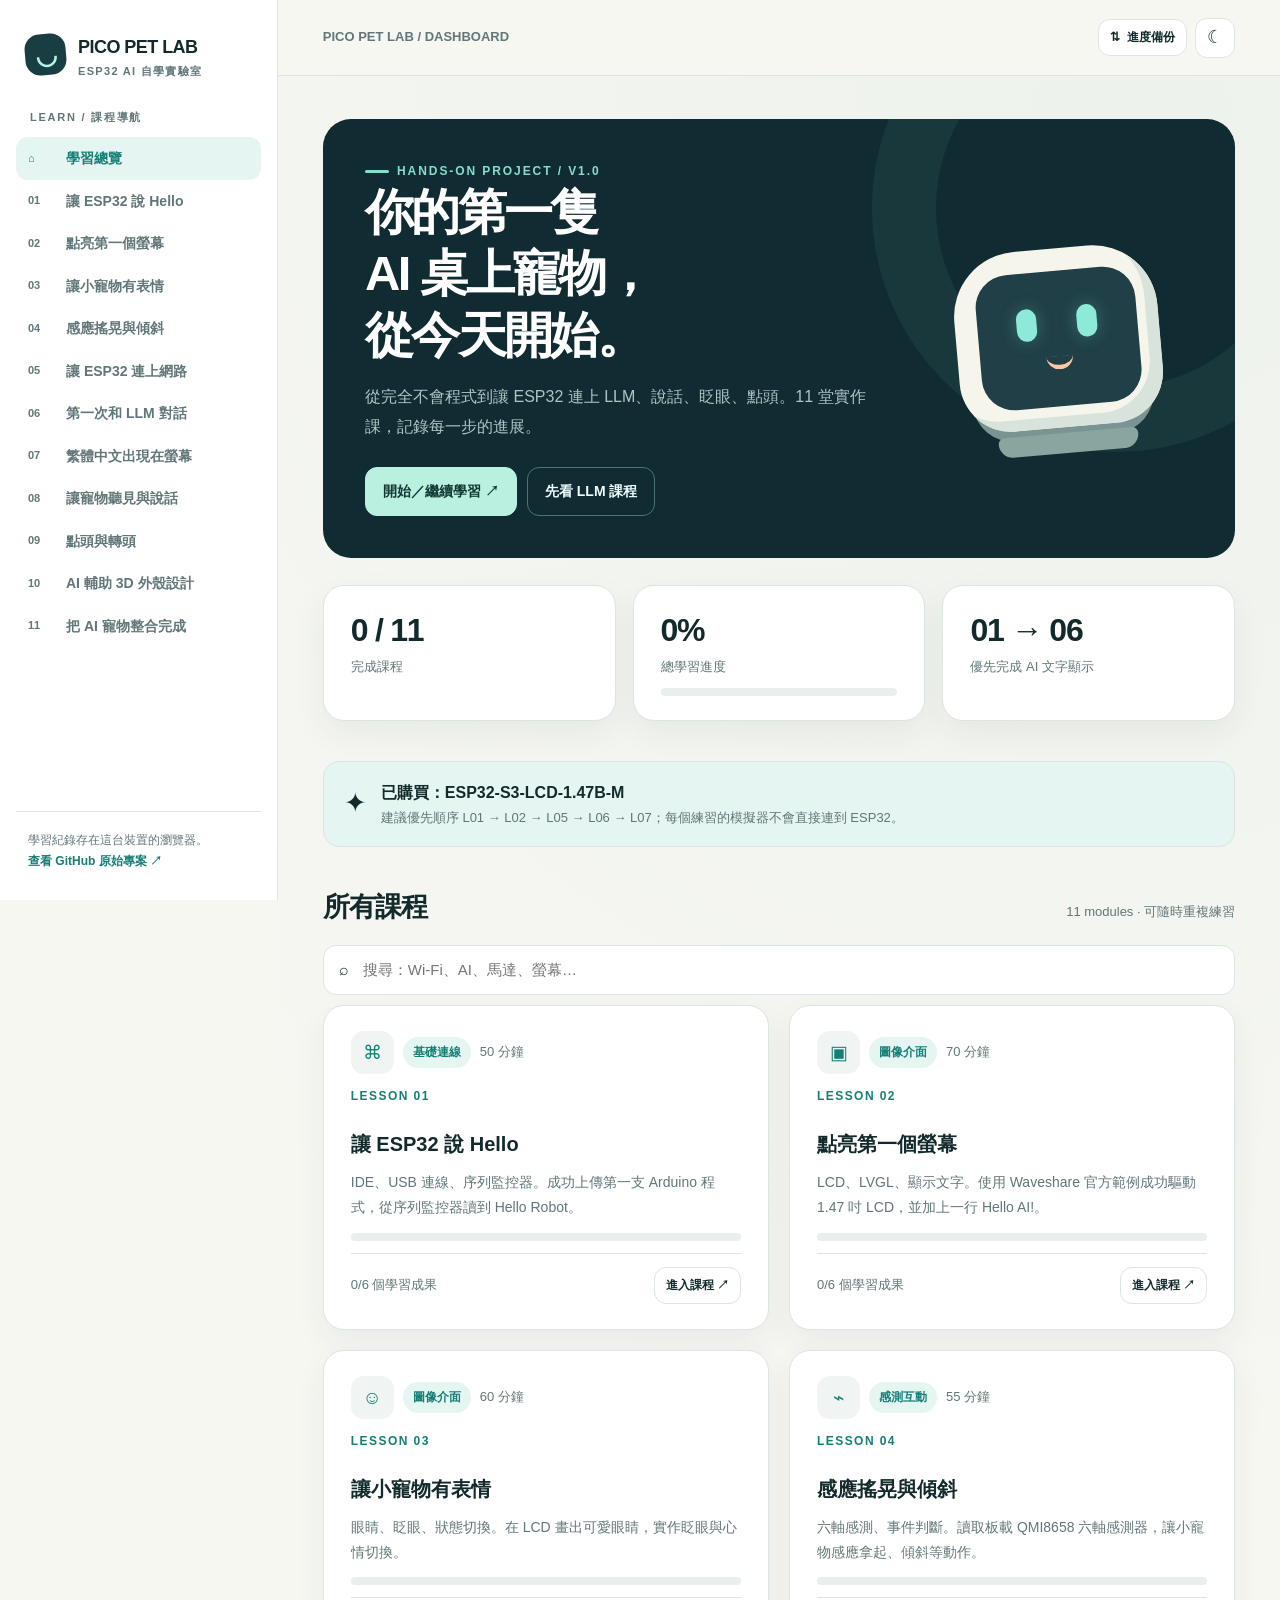
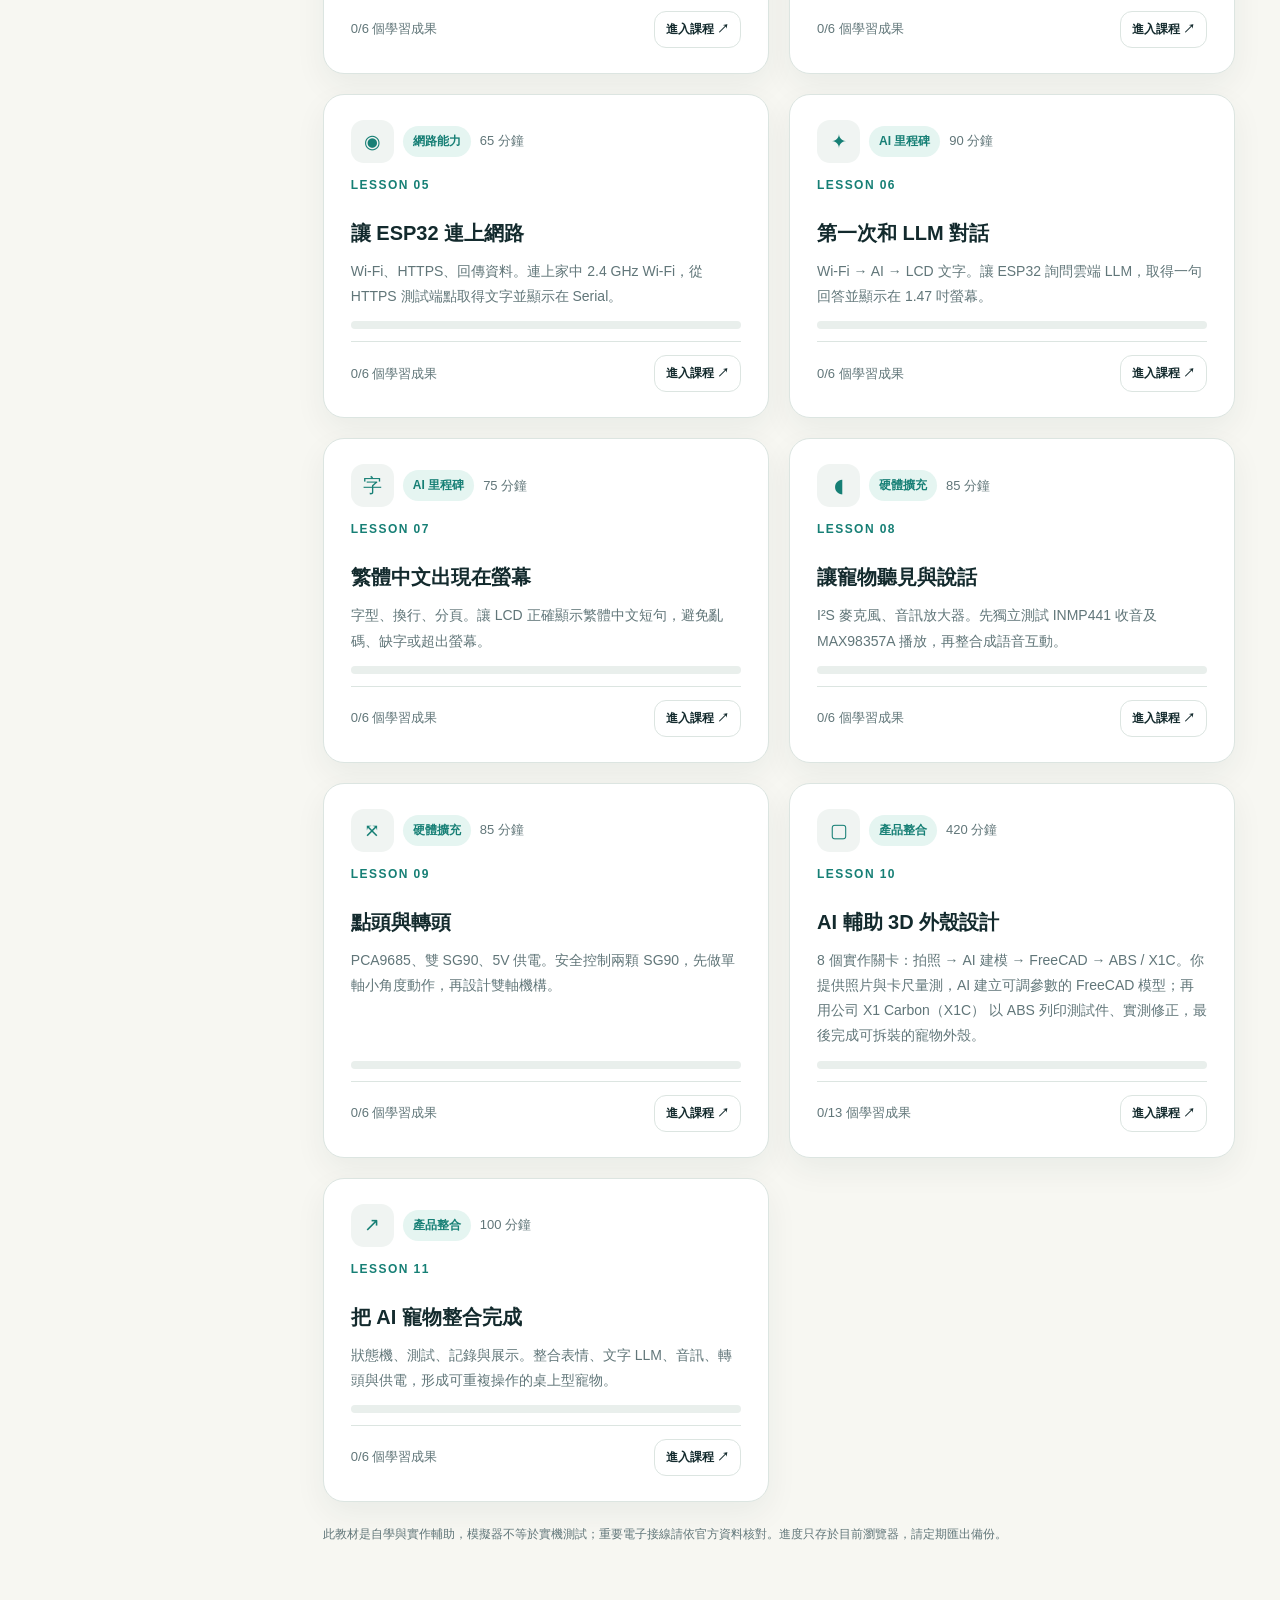
<file: index.html>
<!doctype html>
<html lang="zh-Hant">
<head>
<meta charset="utf-8">
<meta name="viewport" content="width=device-width,initial-scale=1">
<meta name="theme-color" content="#102b32">
<meta name="description" content="PICO PET LAB：ESP32-S3-LCD-1.47B-M 零基礎到 AI 寵物的 11 堂互動式 HTML 課程，含練習模擬、測驗、筆記與進度備份。">
<title>互動學習首頁｜PICO PET LAB</title>
<link rel="stylesheet" href="assets/style.css?v=20261112-desktop-v2">
<script defer src="assets/courses.js?v=20261116-x1c-v1"></script>
<script defer src="assets/app.js?v=20261113-full3d-v1"></script>
</head>
<body>
<div class="layout"><div class="sidebar-scrim" id="scrim"></div><aside class="sidebar" id="sidebar" aria-label="課程導覽"></aside><div class="main"><header id="topbar" class="topbar"></header><main id="app" tabindex="-1"></main></div></div>
<div id="backup-modal" class="modal-back" aria-hidden="true" role="dialog" aria-modal="true" aria-labelledby="backup-title"><div class="modal"><div class="modal-head"><h2 id="backup-title">學習進度備份</h2><button id="backup-close" class="icon-btn" aria-label="關閉">×</button></div><p>你的勾選、測驗答案、筆記儲存在目前這台裝置的瀏覽器，不會自動同步到 GitHub 或其他裝置。建議每週匯出一次 JSON 備份。</p><div class="controls"><button class="btn primary" id="export-progress">↓ 匯出進度 JSON</button><label class="btn" for="import-progress">↑ 匯入進度 JSON</label><input type="file" id="import-progress" accept="application/json,.json" style="display:none"></div><hr style="border:0;border-top:1px solid var(--line);margin:20px 0"><p>只有確定不需要舊資料時才清除。匯入會要求確認後覆蓋目前資料。</p><button class="btn danger" id="reset-progress">清除所有學習進度</button></div></div><div id="toast" class="toast" role="status" aria-live="polite"></div>
<noscript><div style="padding:32px;font-family:sans-serif">此互動課程需要啟用瀏覽器 JavaScript。你仍可在 GitHub 的 docs/ 目錄閱讀 Markdown 版課程。</div></noscript>
</body></html>
</file>
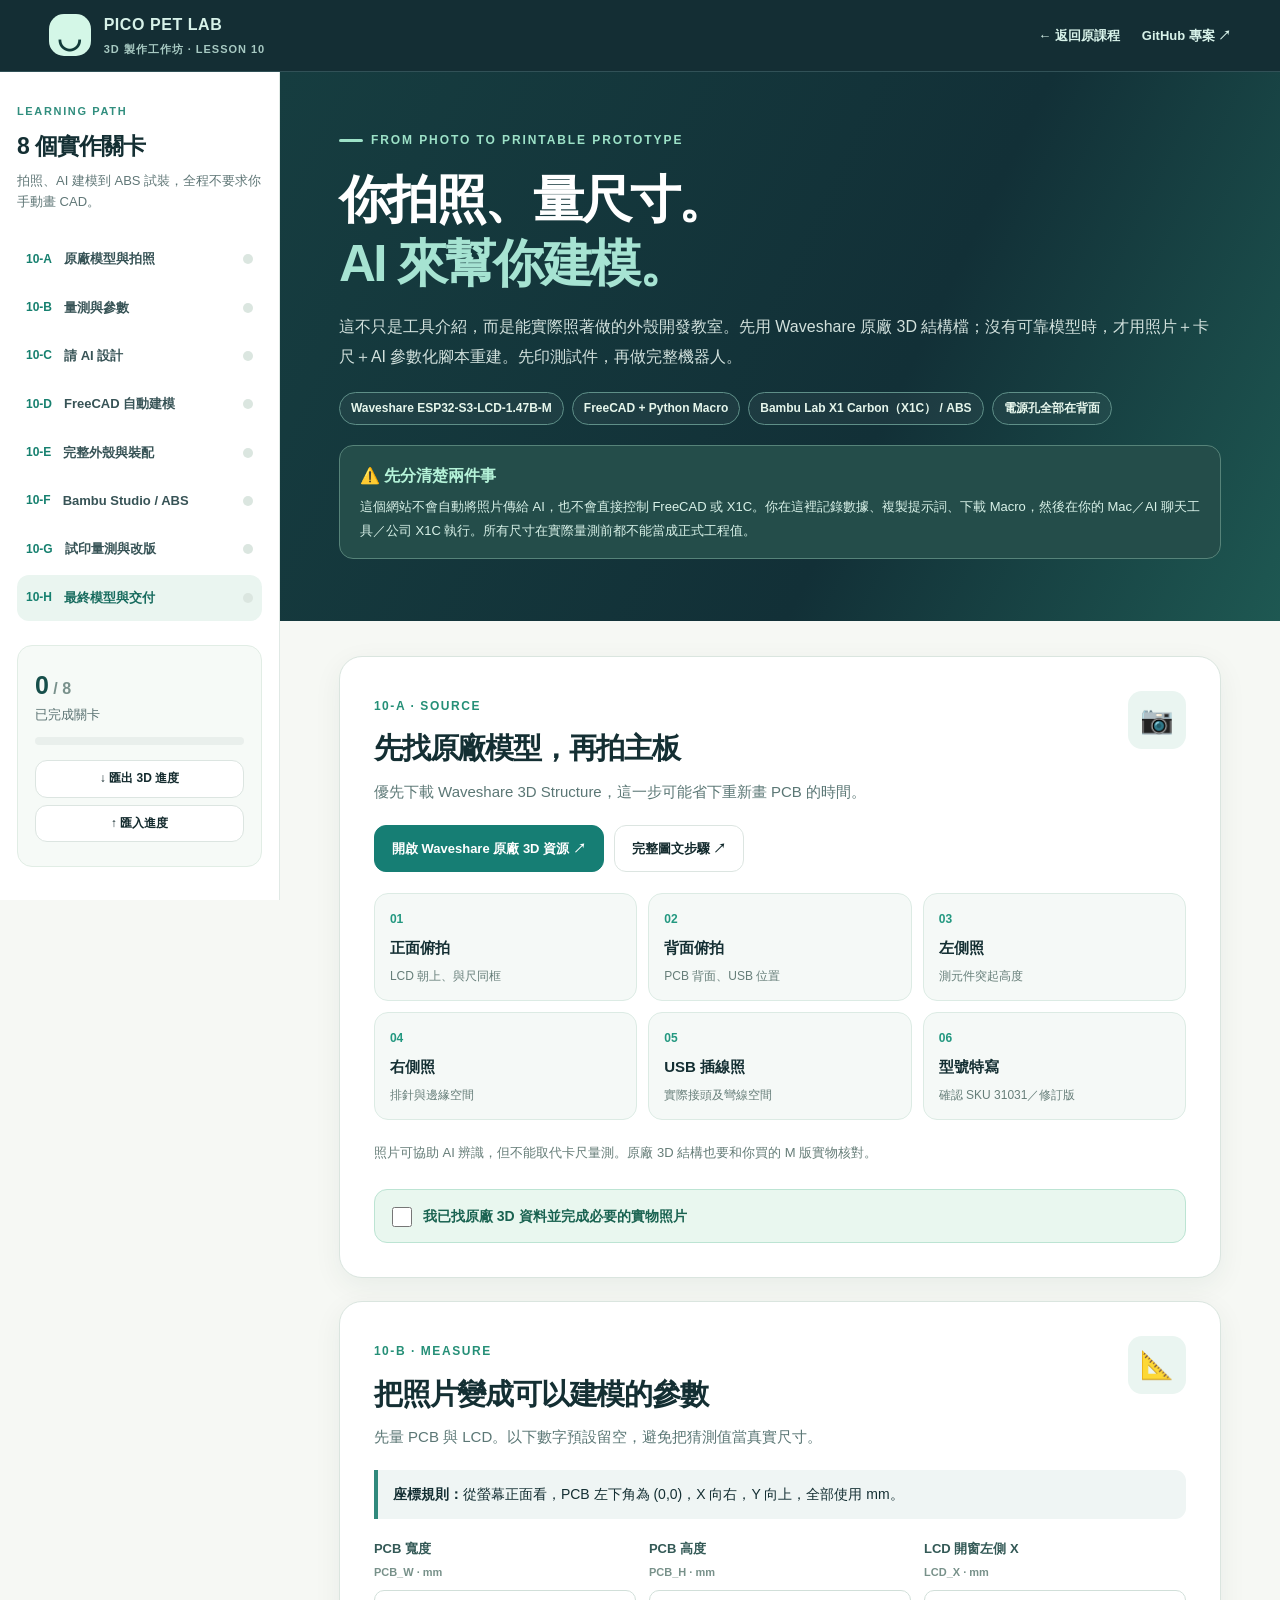
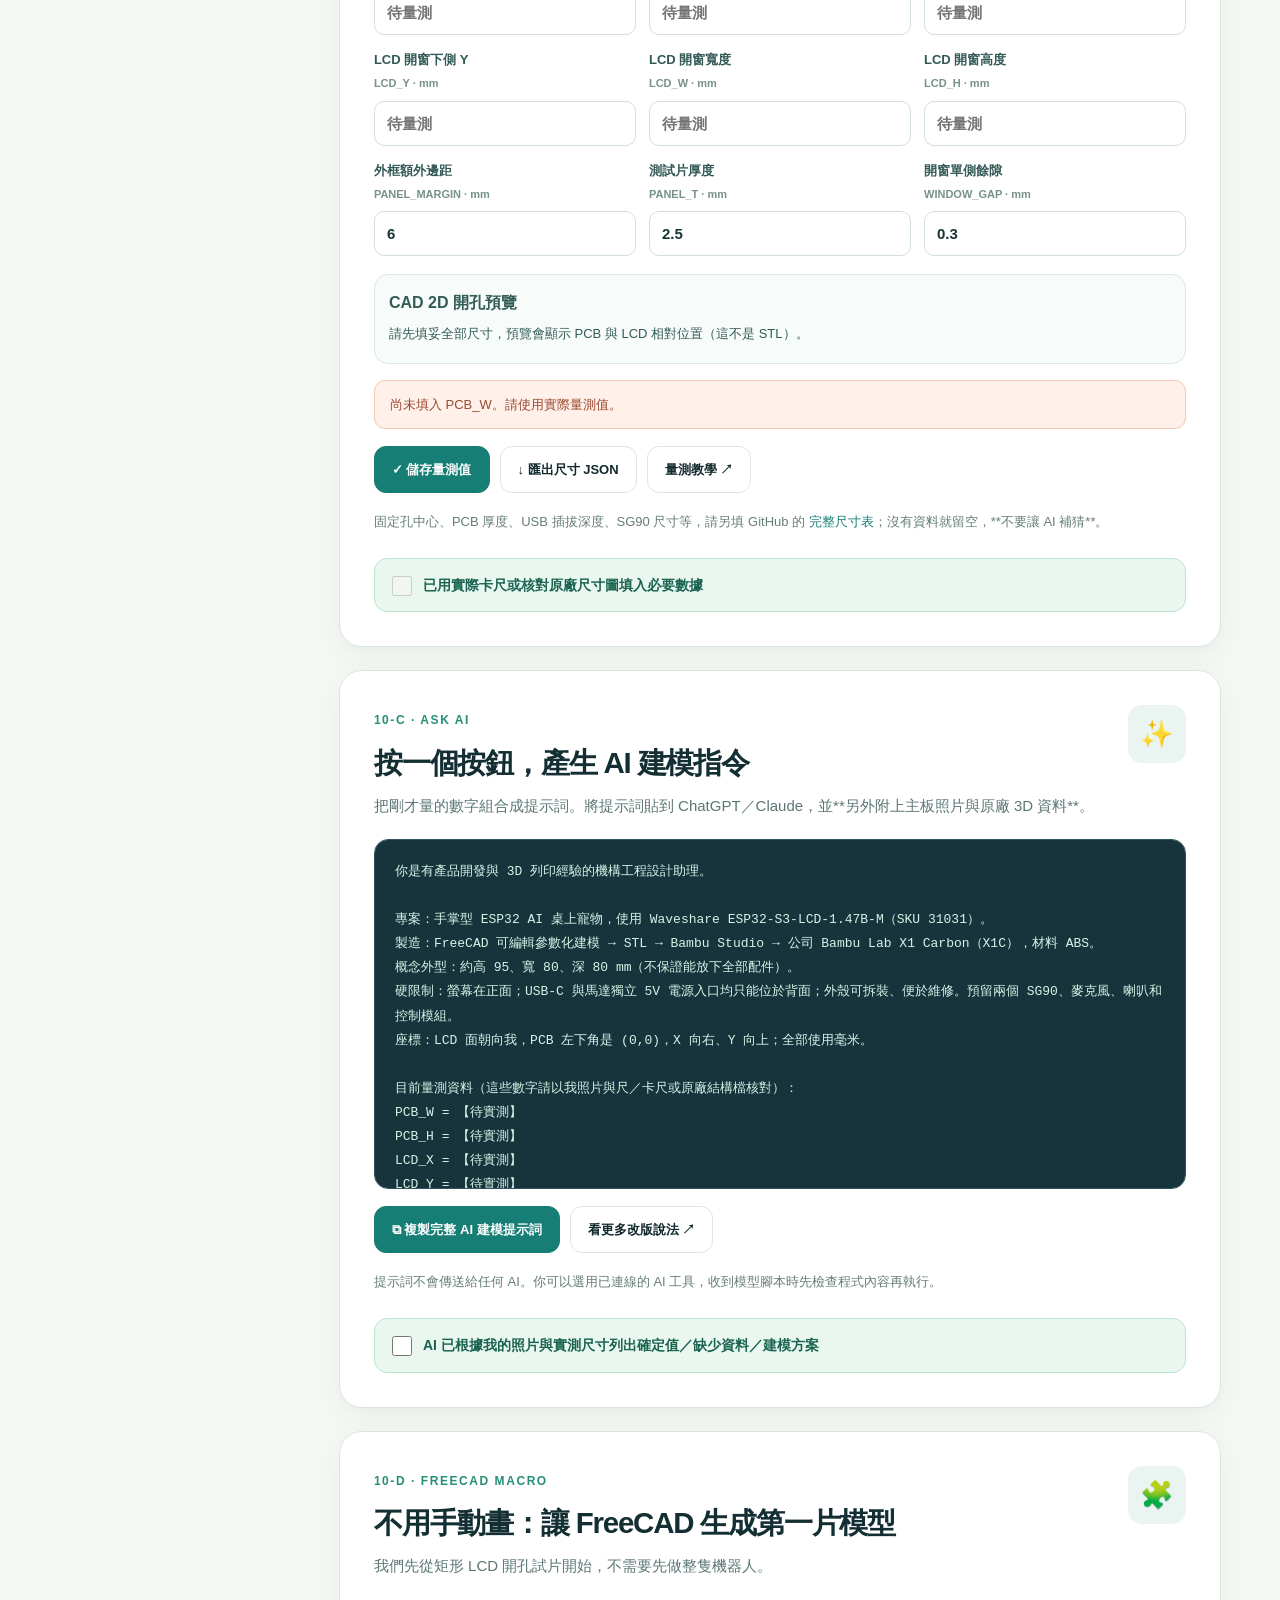
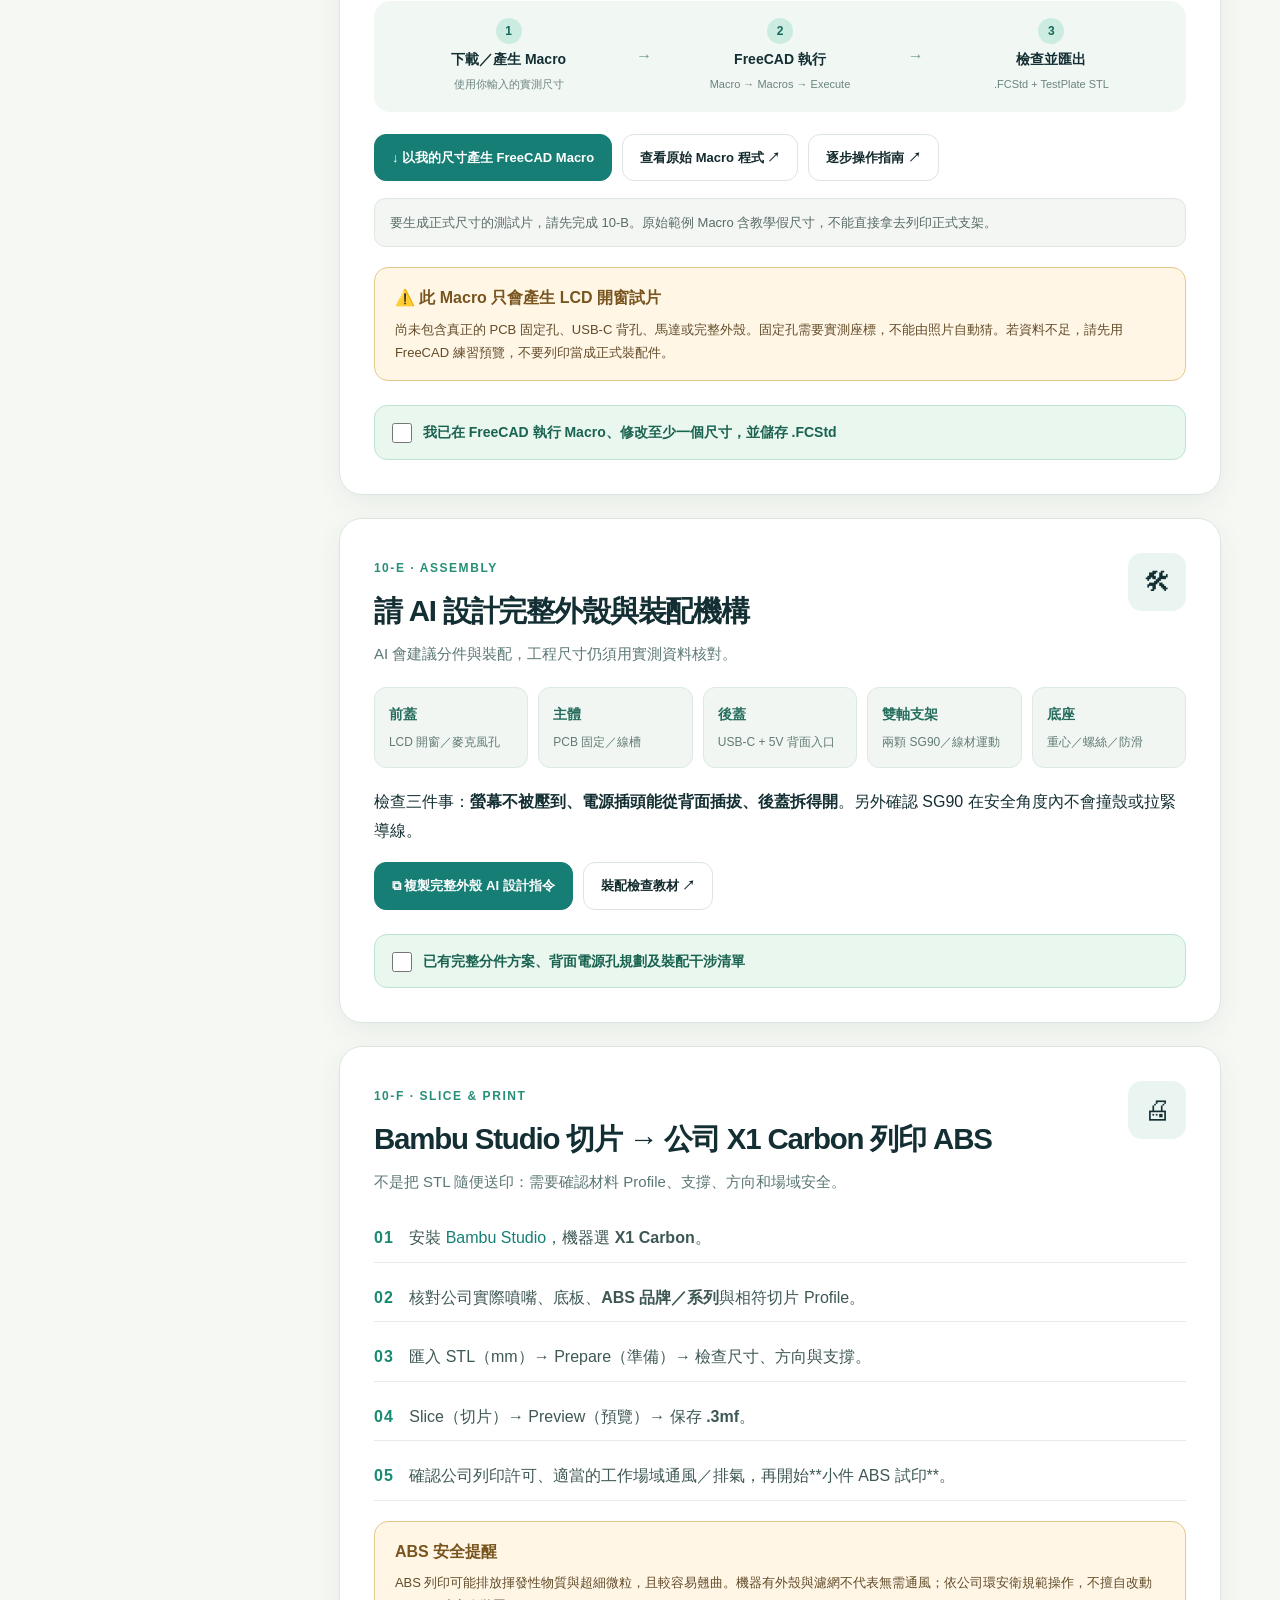
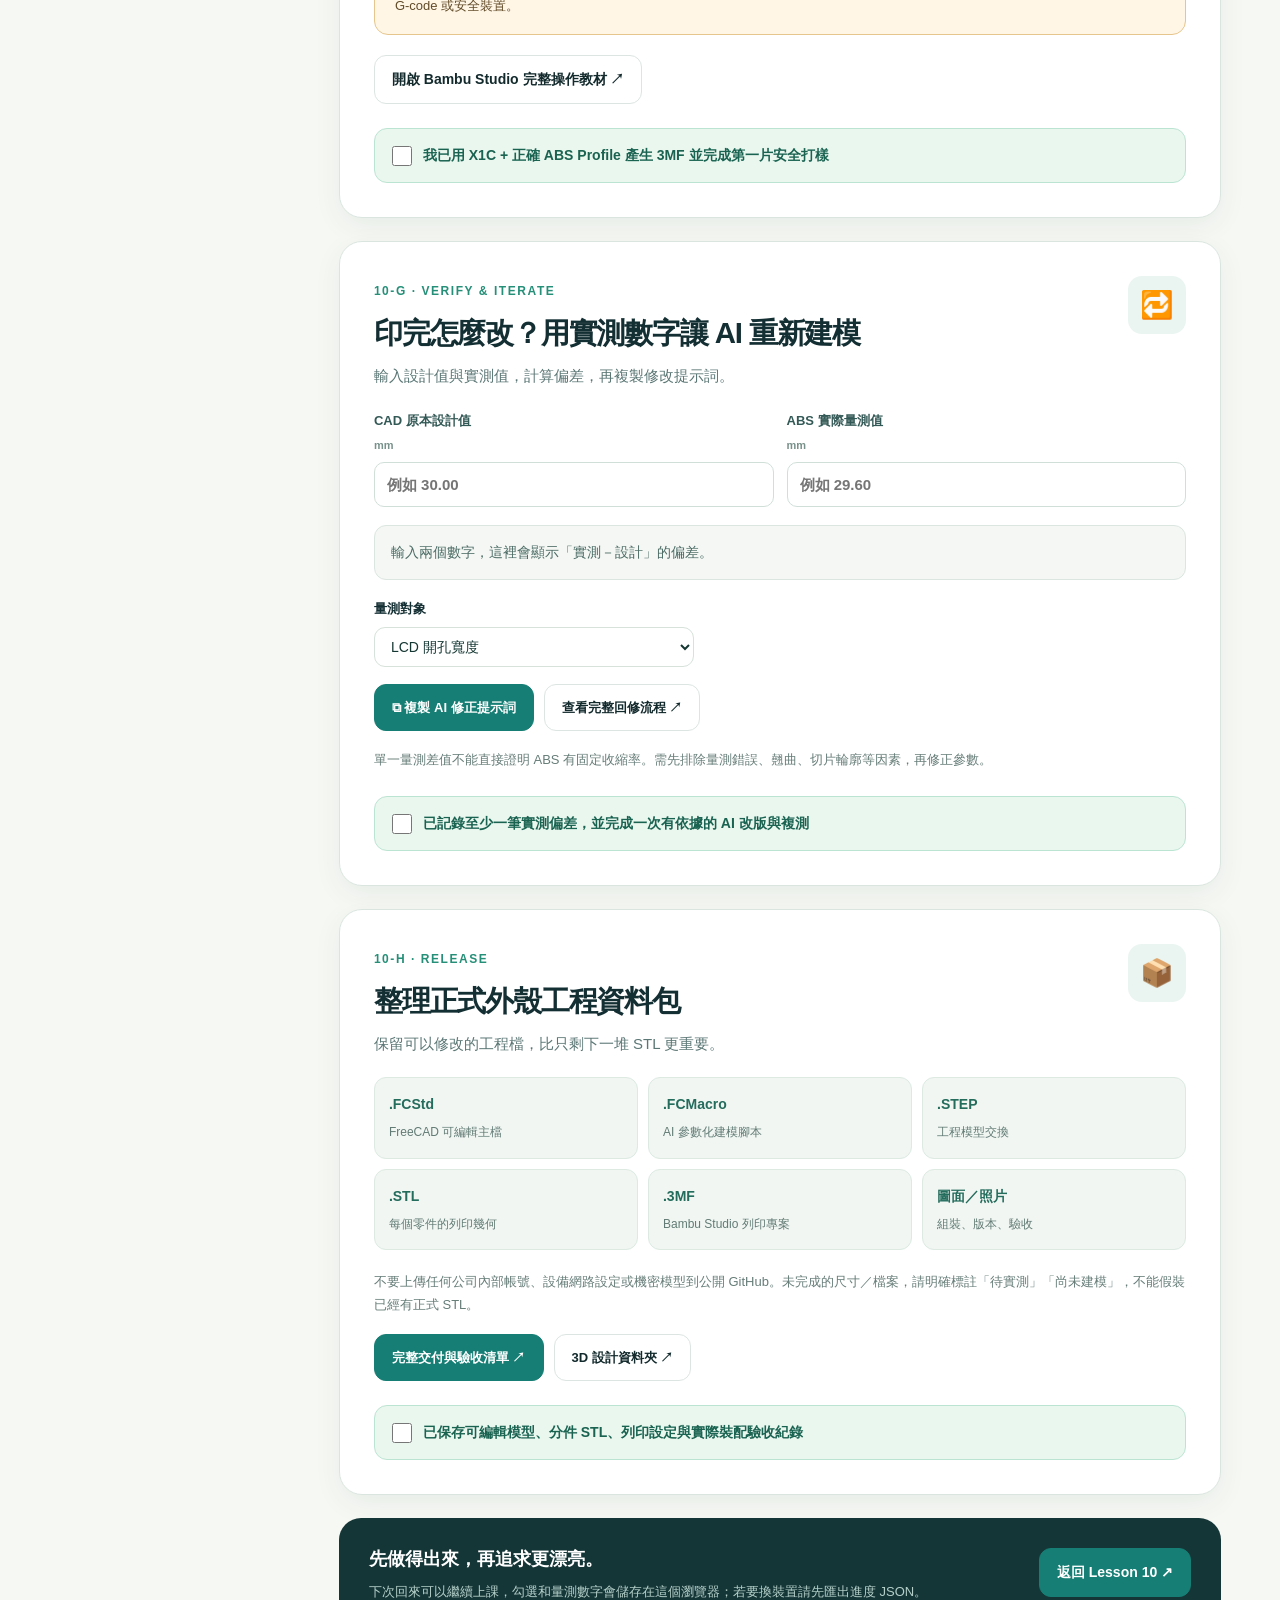
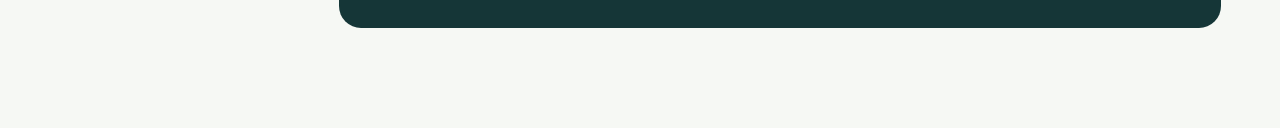
<file: 3d-design/guide/index.html>
<!doctype html>
<html lang="zh-Hant">
<head>
<meta charset="utf-8">
<meta name="viewport" content="width=device-width,initial-scale=1">
<meta name="theme-color" content="#122C32">
<title>Lesson 10 實作工作坊｜AI 建模 → FreeCAD → ABS / X1C</title>
<meta name="description" content="ESP32 AI 寵物 3D 外殼完整實作：照片、原廠模型、尺寸、AI 提示詞、FreeCAD Macro、ABS 試印與版本管理。">
<link rel="stylesheet" href="../../assets/style.css?v=20261112-desktop-v2">
<link rel="stylesheet" href="./guide.css?v=20261113-full3d-v1">
<script defer src="./guide.js?v=20261116-x1c-v1"></script>
</head>
<body>
<header class="workshop-top">
  <a class="workshop-brand" href="../../index.html"><span class="logo-sign">◡</span><span>PICO PET LAB <small>3D 製作工作坊 · LESSON 10</small></span></a>
  <div class="top-links"><a href="../../lessons/10.html">← 返回原課程</a><a href="https://github.com/wiselifeai/esp32-ai-pet" target="_blank" rel="noopener">GitHub 專案 ↗</a></div>
</header>
<div class="workshop-layout">
  <aside class="workshop-sidebar" aria-label="3D 製作關卡">
    <div class="side-eyebrow">LEARNING PATH</div>
    <h2>8 個實作關卡</h2>
    <p>拍照、AI 建模到 ABS 試裝，全程不要求你手動畫 CAD。</p>
    <nav class="step-nav">
      <a href="#step-a"><span>10-A</span><b>原廠模型與拍照</b><i class="step-led" data-led="a"></i></a>
      <a href="#step-b"><span>10-B</span><b>量測與參數</b><i class="step-led" data-led="b"></i></a>
      <a href="#step-c"><span>10-C</span><b>請 AI 設計</b><i class="step-led" data-led="c"></i></a>
      <a href="#step-d"><span>10-D</span><b>FreeCAD 自動建模</b><i class="step-led" data-led="d"></i></a>
      <a href="#step-e"><span>10-E</span><b>完整外殼與裝配</b><i class="step-led" data-led="e"></i></a>
      <a href="#step-f"><span>10-F</span><b>Bambu Studio / ABS</b><i class="step-led" data-led="f"></i></a>
      <a href="#step-g"><span>10-G</span><b>試印量測與改版</b><i class="step-led" data-led="g"></i></a>
      <a href="#step-h"><span>10-H</span><b>最終模型與交付</b><i class="step-led" data-led="h"></i></a>
    </nav>
    <div class="sidebar-summary"><div class="summary-number"><span id="done-count">0</span><span> / 8</span></div><div>已完成關卡</div><div class="progress-track"><div class="progress-fill" id="overall-bar"></div></div><button class="btn smallbtn" id="export-3d-progress">↓ 匯出 3D 進度</button><label class="btn smallbtn file-label" for="import-3d-progress">↑ 匯入進度</label><input type="file" id="import-3d-progress" accept=".json,application/json" hidden></div>
  </aside>
  <main class="workshop-main">
    <div class="workshop-intro">
      <div class="eyebrow">FROM PHOTO TO PRINTABLE PROTOTYPE</div>
      <h1>你拍照、量尺寸。<br><span>AI 來幫你建模。</span></h1>
      <p>這不只是工具介紹，而是能實際照著做的外殼開發教室。先用 Waveshare 原廠 3D 結構檔；沒有可靠模型時，才用照片＋卡尺＋AI 參數化腳本重建。先印測試件，再做完整機器人。</p>
      <div class="hero-tags"><span>Waveshare ESP32-S3-LCD-1.47B-M</span><span>FreeCAD + Python Macro</span><span>Bambu Lab X1 Carbon（X1C） / ABS</span><span>電源孔全部在背面</span></div>
      <div class="notice"><strong>⚠️ 先分清楚兩件事</strong><p>這個網站不會自動將照片傳給 AI，也不會直接控制 FreeCAD 或 X1C。你在這裡記錄數據、複製提示詞、下載 Macro，然後在你的 Mac／AI 聊天工具／公司 X1C 執行。所有尺寸在實際量測前都不能當成正式工程值。</p></div>
    </div>
    <div class="workshop-content">
      <section id="step-a" class="workshop-card" data-step="a">
        <div class="step-head"><div><span class="step-tag">10-A · SOURCE</span><h2>先找原廠模型，再拍主板</h2><p>優先下載 Waveshare 3D Structure，這一步可能省下重新畫 PCB 的時間。</p></div><span class="step-emoji">📷</span></div>
        <div class="action-row"><a class="btn primary" href="https://docs.waveshare.com/ESP32-S3-LCD-1.47B/Resources-And-Documents" target="_blank" rel="noopener">開啟 Waveshare 原廠 3D 資源 ↗</a><a class="btn" href="https://github.com/wiselifeai/esp32-ai-pet/blob/main/3d-design/tutorials/01_照片蒐集與原廠模型.md" target="_blank">完整圖文步驟 ↗</a></div>
        <div class="photo-grid">
          <div><span>01</span><strong>正面俯拍</strong><small>LCD 朝上、與尺同框</small></div>
          <div><span>02</span><strong>背面俯拍</strong><small>PCB 背面、USB 位置</small></div>
          <div><span>03</span><strong>左側照</strong><small>測元件突起高度</small></div>
          <div><span>04</span><strong>右側照</strong><small>排針與邊緣空間</small></div>
          <div><span>05</span><strong>USB 插線照</strong><small>實際接頭及彎線空間</small></div>
          <div><span>06</span><strong>型號特寫</strong><small>確認 SKU 31031／修訂版</small></div>
        </div>
        <p class="note">照片可協助 AI 辨識，但不能取代卡尺量測。原廠 3D 結構也要和你買的 M 版實物核對。</p>
        <label class="step-check"><input type="checkbox" data-finished="a"> 我已找原廠 3D 資料並完成必要的實物照片</label>
      </section>

      <section id="step-b" class="workshop-card" data-step="b">
        <div class="step-head"><div><span class="step-tag">10-B · MEASURE</span><h2>把照片變成可以建模的參數</h2><p>先量 PCB 與 LCD。以下數字預設留空，避免把猜測值當真實尺寸。</p></div><span class="step-emoji">📐</span></div>
        <p class="axis-hint"><strong>座標規則：</strong>從螢幕正面看，PCB 左下角為 (0,0)，X 向右，Y 向上，全部使用 mm。</p>
        <div class="form-grid">
          <label>PCB 寬度 <span>PCB_W · mm</span><input data-dim="PCB_W" type="number" step="0.01" min="0" placeholder="待量測"></label>
          <label>PCB 高度 <span>PCB_H · mm</span><input data-dim="PCB_H" type="number" step="0.01" min="0" placeholder="待量測"></label>
          <label>LCD 開窗左側 X <span>LCD_X · mm</span><input data-dim="LCD_X" type="number" step="0.01" min="0" placeholder="待量測"></label>
          <label>LCD 開窗下側 Y <span>LCD_Y · mm</span><input data-dim="LCD_Y" type="number" step="0.01" min="0" placeholder="待量測"></label>
          <label>LCD 開窗寬度 <span>LCD_W · mm</span><input data-dim="LCD_W" type="number" step="0.01" min="0" placeholder="待量測"></label>
          <label>LCD 開窗高度 <span>LCD_H · mm</span><input data-dim="LCD_H" type="number" step="0.01" min="0" placeholder="待量測"></label>
          <label>外框額外邊距 <span>PANEL_MARGIN · mm</span><input data-dim="PANEL_MARGIN" type="number" step="0.1" min="0" value="6"></label>
          <label>測試片厚度 <span>PANEL_T · mm</span><input data-dim="PANEL_T" type="number" step="0.1" min="0" value="2.5"></label>
          <label>開窗單側餘隙 <span>WINDOW_GAP · mm</span><input data-dim="WINDOW_GAP" type="number" step="0.05" min="0" value="0.3"></label>
        </div>
        <div id="dims-validation" role="status" class="validation-area">尚未輸入全部必要尺寸。</div>
        <div class="dimensions-actions"><button id="save-dims" class="btn primary">✓ 儲存量測值</button><button id="download-dims" class="btn">↓ 匯出尺寸 JSON</button><a class="btn" href="https://github.com/wiselifeai/esp32-ai-pet/blob/main/3d-design/tutorials/02_尺寸量測與座標.md" target="_blank">量測教學 ↗</a></div>
        <p class="note">固定孔中心、PCB 厚度、USB 插拔深度、SG90 尺寸等，請另填 GitHub 的 <a href="https://github.com/wiselifeai/esp32-ai-pet/blob/main/3d-design/specs/measurements.md">完整尺寸表</a>；沒有資料就留空，**不要讓 AI 補猜**。</p>
        <label class="step-check"><input type="checkbox" data-finished="b"> 已用實際卡尺或核對原廠尺寸圖填入必要數據</label>
      </section>

      <section id="step-c" class="workshop-card" data-step="c">
        <div class="step-head"><div><span class="step-tag">10-C · ASK AI</span><h2>按一個按鈕，產生 AI 建模指令</h2><p>把剛才量的數字組合成提示詞。將提示詞貼到 ChatGPT／Claude，並**另外附上主板照片與原廠 3D 資料**。</p></div><span class="step-emoji">✨</span></div>
        <div class="prompt-box"><pre id="prompt-preview" aria-label="AI 建模提示詞"></pre></div>
        <div class="action-row"><button id="copy-prompt" class="btn primary">⧉ 複製完整 AI 建模提示詞</button><a href="https://github.com/wiselifeai/esp32-ai-pet/blob/main/3d-design/tutorials/03_AI生成建模規格與提示詞.md" class="btn" target="_blank">看更多改版說法 ↗</a></div>
        <p class="note">提示詞不會傳送給任何 AI。你可以選用已連線的 AI 工具，收到模型腳本時先檢查程式內容再執行。</p>
        <label class="step-check"><input type="checkbox" data-finished="c"> AI 已根據我的照片與實測尺寸列出確定值／缺少資料／建模方案</label>
      </section>

      <section id="step-d" class="workshop-card" data-step="d">
        <div class="step-head"><div><span class="step-tag">10-D · FREECAD MACRO</span><h2>不用手動畫：讓 FreeCAD 生成第一片模型</h2><p>我們先從矩形 LCD 開孔試片開始，不需要先做整隻機器人。</p></div><span class="step-emoji">🧩</span></div>
        <div class="flow-panel">
          <div><b>1</b><strong>下載／產生 Macro</strong><small>使用你輸入的實測尺寸</small></div>
          <span>→</span>
          <div><b>2</b><strong>FreeCAD 執行</strong><small>Macro → Macros → Execute</small></div>
          <span>→</span>
          <div><b>3</b><strong>檢查並匯出</strong><small>.FCStd + TestPlate STL</small></div>
        </div>
        <div class="action-row"><button id="download-macro" class="btn primary">↓ 以我的尺寸產生 FreeCAD Macro</button><a class="btn" href="https://github.com/wiselifeai/esp32-ai-pet/blob/main/3d-design/freecad/LCD_Window_Test.FCMacro" target="_blank">查看原始 Macro 程式 ↗</a><a class="btn" href="https://github.com/wiselifeai/esp32-ai-pet/blob/main/3d-design/tutorials/04_FreeCAD執行與修正.md" target="_blank">逐步操作指南 ↗</a></div>
        <p id="macro-status" class="validation-area" role="status">要生成正式尺寸的測試片，請先完成 10-B。原始範例 Macro 含教學假尺寸，不能直接拿去列印正式支架。</p>
        <div class="notice"><strong>⚠️ 此 Macro 只會產生 LCD 開窗試片</strong><p>尚未包含真正的 PCB 固定孔、USB-C 背孔、馬達或完整外殼。固定孔需要實測座標，不能由照片自動猜。若資料不足，請先用 FreeCAD 練習預覽，不要列印當成正式裝配件。</p></div>
        <label class="step-check"><input type="checkbox" data-finished="d"> 我已在 FreeCAD 執行 Macro、修改至少一個尺寸，並儲存 .FCStd</label>
      </section>

      <section id="step-e" class="workshop-card" data-step="e">
        <div class="step-head"><div><span class="step-tag">10-E · ASSEMBLY</span><h2>請 AI 設計完整外殼與裝配機構</h2><p>AI 會建議分件與裝配，工程尺寸仍須用實測資料核對。</p></div><span class="step-emoji">🛠</span></div>
        <div class="parts-grid"><div><strong>前蓋</strong><small>LCD 開窗／麥克風孔</small></div><div><strong>主體</strong><small>PCB 固定／線槽</small></div><div><strong>後蓋</strong><small>USB-C + 5V 背面入口</small></div><div><strong>雙軸支架</strong><small>兩顆 SG90／線材運動</small></div><div><strong>底座</strong><small>重心／螺絲／防滑</small></div></div>
        <p>檢查三件事：<strong>螢幕不被壓到、電源插頭能從背面插拔、後蓋拆得開</strong>。另外確認 SG90 在安全角度內不會撞殼或拉緊導線。</p>
        <div class="action-row"><button id="copy-assembly" class="btn primary">⧉ 複製完整外殼 AI 設計指令</button><a class="btn" href="https://github.com/wiselifeai/esp32-ai-pet/blob/main/3d-design/tutorials/05_外殼分件與裝配檢查.md" target="_blank">裝配檢查教材 ↗</a></div>
        <label class="step-check"><input type="checkbox" data-finished="e"> 已有完整分件方案、背面電源孔規劃及裝配干涉清單</label>
      </section>

      <section id="step-f" class="workshop-card" data-step="f">
        <div class="step-head"><div><span class="step-tag">10-F · SLICE & PRINT</span><h2>Bambu Studio 切片 → 公司 X1 Carbon 列印 ABS</h2><p>不是把 STL 隨便送印：需要確認材料 Profile、支撐、方向和場域安全。</p></div><span class="step-emoji">🖨</span></div>
        <div class="mini-steps">
          <div><span>01</span><p>安裝 <a href="https://bambulab.com/en/download/studio" target="_blank" rel="noopener">Bambu Studio</a>，機器選 <strong>X1 Carbon</strong>。</p></div>
          <div><span>02</span><p>核對公司實際噴嘴、底板、<strong>ABS 品牌／系列</strong>與相符切片 Profile。</p></div>
          <div><span>03</span><p>匯入 STL（mm）→ Prepare（準備）→ 檢查尺寸、方向與支撐。</p></div>
          <div><span>04</span><p>Slice（切片）→ Preview（預覽）→ 保存 <strong>.3mf</strong>。</p></div>
          <div><span>05</span><p>確認公司列印許可、適當的工作場域通風／排氣，再開始**小件 ABS 試印**。</p></div>
        </div>
        <div class="notice"><strong>ABS 安全提醒</strong><p>ABS 列印可能排放揮發性物質與超細微粒，且較容易翹曲。機器有外殼與濾網不代表無需通風；依公司環安衛規範操作，不擅自改動 G-code 或安全裝置。</p></div>
        <a class="btn" href="https://github.com/wiselifeai/esp32-ai-pet/blob/main/3d-design/tutorials/06_BambuStudio_ABS列印.md" target="_blank">開啟 Bambu Studio 完整操作教材 ↗</a>
        <label class="step-check"><input type="checkbox" data-finished="f"> 我已用 X1C + 正確 ABS Profile 產生 3MF 並完成第一片安全打樣</label>
      </section>

      <section id="step-g" class="workshop-card" data-step="g">
        <div class="step-head"><div><span class="step-tag">10-G · VERIFY & ITERATE</span><h2>印完怎麼改？用實測數字讓 AI 重新建模</h2><p>輸入設計值與實測值，計算偏差，再複製修改提示詞。</p></div><span class="step-emoji">🔁</span></div>
        <div class="form-grid compact">
          <label>CAD 原本設計值 <span>mm</span><input id="test-designed" type="number" min="0" step="0.01" placeholder="例如 30.00"></label>
          <label>ABS 實際量測值 <span>mm</span><input id="test-measured" type="number" min="0" step="0.01" placeholder="例如 29.60"></label>
        </div>
        <div id="error-result" class="error-card">輸入兩個數字，這裡會顯示「實測－設計」的偏差。</div>
        <label class="field-label" for="test-feature">量測對象</label><select id="test-feature"><option>LCD 開孔寬度</option><option>LCD 開孔高度</option><option>PCB 固定孔中心距</option><option>USB-C 背面開孔</option><option>SG90 支架尺寸</option></select>
        <div class="action-row"><button id="copy-revision" class="btn primary">⧉ 複製 AI 修正提示詞</button><a href="https://github.com/wiselifeai/esp32-ai-pet/blob/main/3d-design/tutorials/07_ABS試印回修循環.md" class="btn" target="_blank">查看完整回修流程 ↗</a></div>
        <p class="note">單一量測差值不能直接證明 ABS 有固定收縮率。需先排除量測錯誤、翹曲、切片輪廓等因素，再修正參數。</p>
        <label class="step-check"><input type="checkbox" data-finished="g"> 已記錄至少一筆實測偏差，並完成一次有依據的 AI 改版與複測</label>
      </section>

      <section id="step-h" class="workshop-card" data-step="h">
        <div class="step-head"><div><span class="step-tag">10-H · RELEASE</span><h2>整理正式外殼工程資料包</h2><p>保留可以修改的工程檔，比只剩下一堆 STL 更重要。</p></div><span class="step-emoji">📦</span></div>
        <div class="release-grid"><div><strong>.FCStd</strong><span>FreeCAD 可編輯主檔</span></div><div><strong>.FCMacro</strong><span>AI 參數化建模腳本</span></div><div><strong>.STEP</strong><span>工程模型交換</span></div><div><strong>.STL</strong><span>每個零件的列印幾何</span></div><div><strong>.3MF</strong><span>Bambu Studio 列印專案</span></div><div><strong>圖面／照片</strong><span>組裝、版本、驗收</span></div></div>
        <p class="note">不要上傳任何公司內部帳號、設備網路設定或機密模型到公開 GitHub。未完成的尺寸／檔案，請明確標註「待實測」「尚未建模」，不能假裝已經有正式 STL。</p>
        <div class="action-row"><a href="https://github.com/wiselifeai/esp32-ai-pet/blob/main/3d-design/tutorials/08_版本管理與最終交付.md" class="btn primary" target="_blank">完整交付與驗收清單 ↗</a><a class="btn" href="https://github.com/wiselifeai/esp32-ai-pet/blob/main/3d-design/README.md" target="_blank">3D 設計資料夾 ↗</a></div>
        <label class="step-check"><input type="checkbox" data-finished="h"> 已保存可編輯模型、分件 STL、列印設定與實際裝配驗收紀錄</label>
      </section>
      <div class="finish-footer"><div><strong>先做得出來，再追求更漂亮。</strong><p>下次回來可以繼續上課，勾選和量測數字會儲存在這個瀏覽器；若要換裝置請先匯出進度 JSON。</p></div><a href="../../lessons/10.html" class="btn primary">返回 Lesson 10 ↗</a></div>
    </div>
  </main>
</div>
<div class="toast" id="guide-toast" role="status" aria-live="polite"></div>
<noscript><div class="no-js">互動功能需要啟用 JavaScript；你仍可透過 <a href="https://github.com/wiselifeai/esp32-ai-pet/blob/main/3d-design/tutorials/01_照片蒐集與原廠模型.md">GitHub Markdown 教材</a>閱讀完整步驟。</div></noscript>
</body>
</html>
</file>
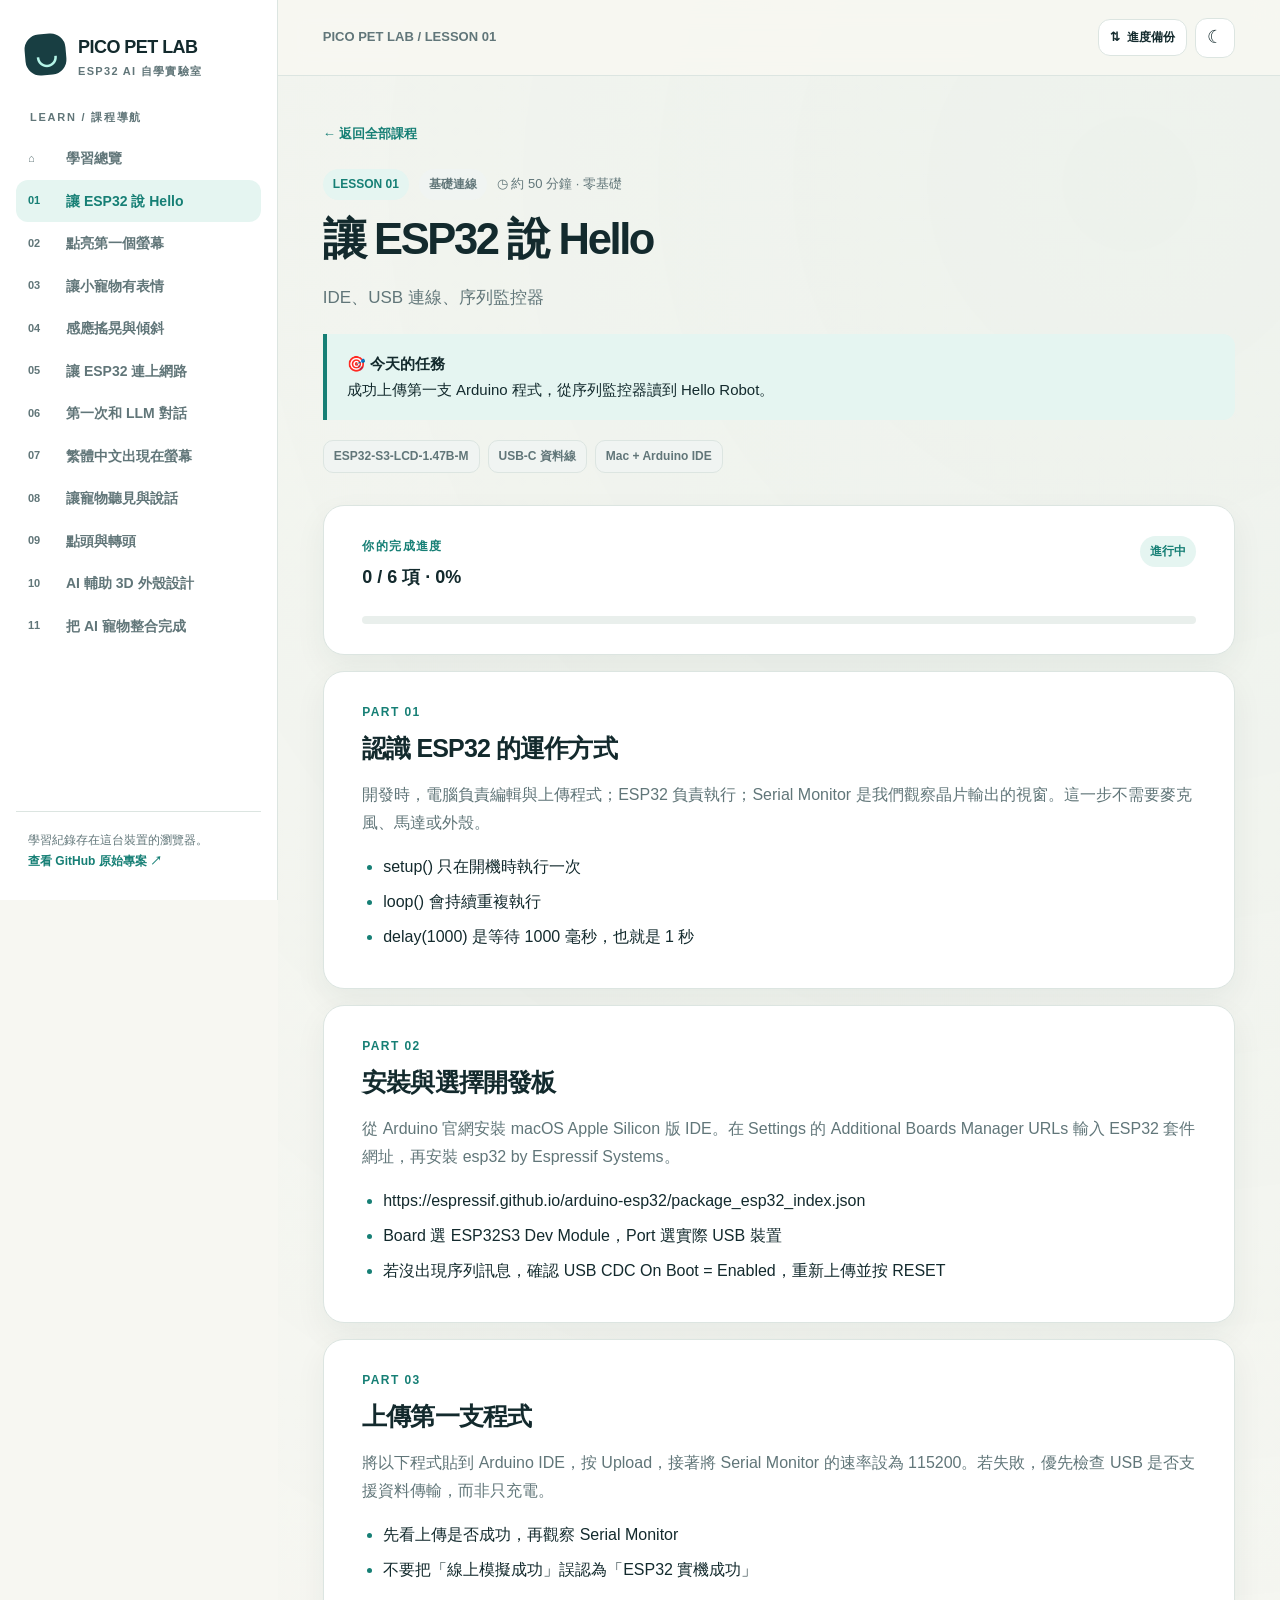
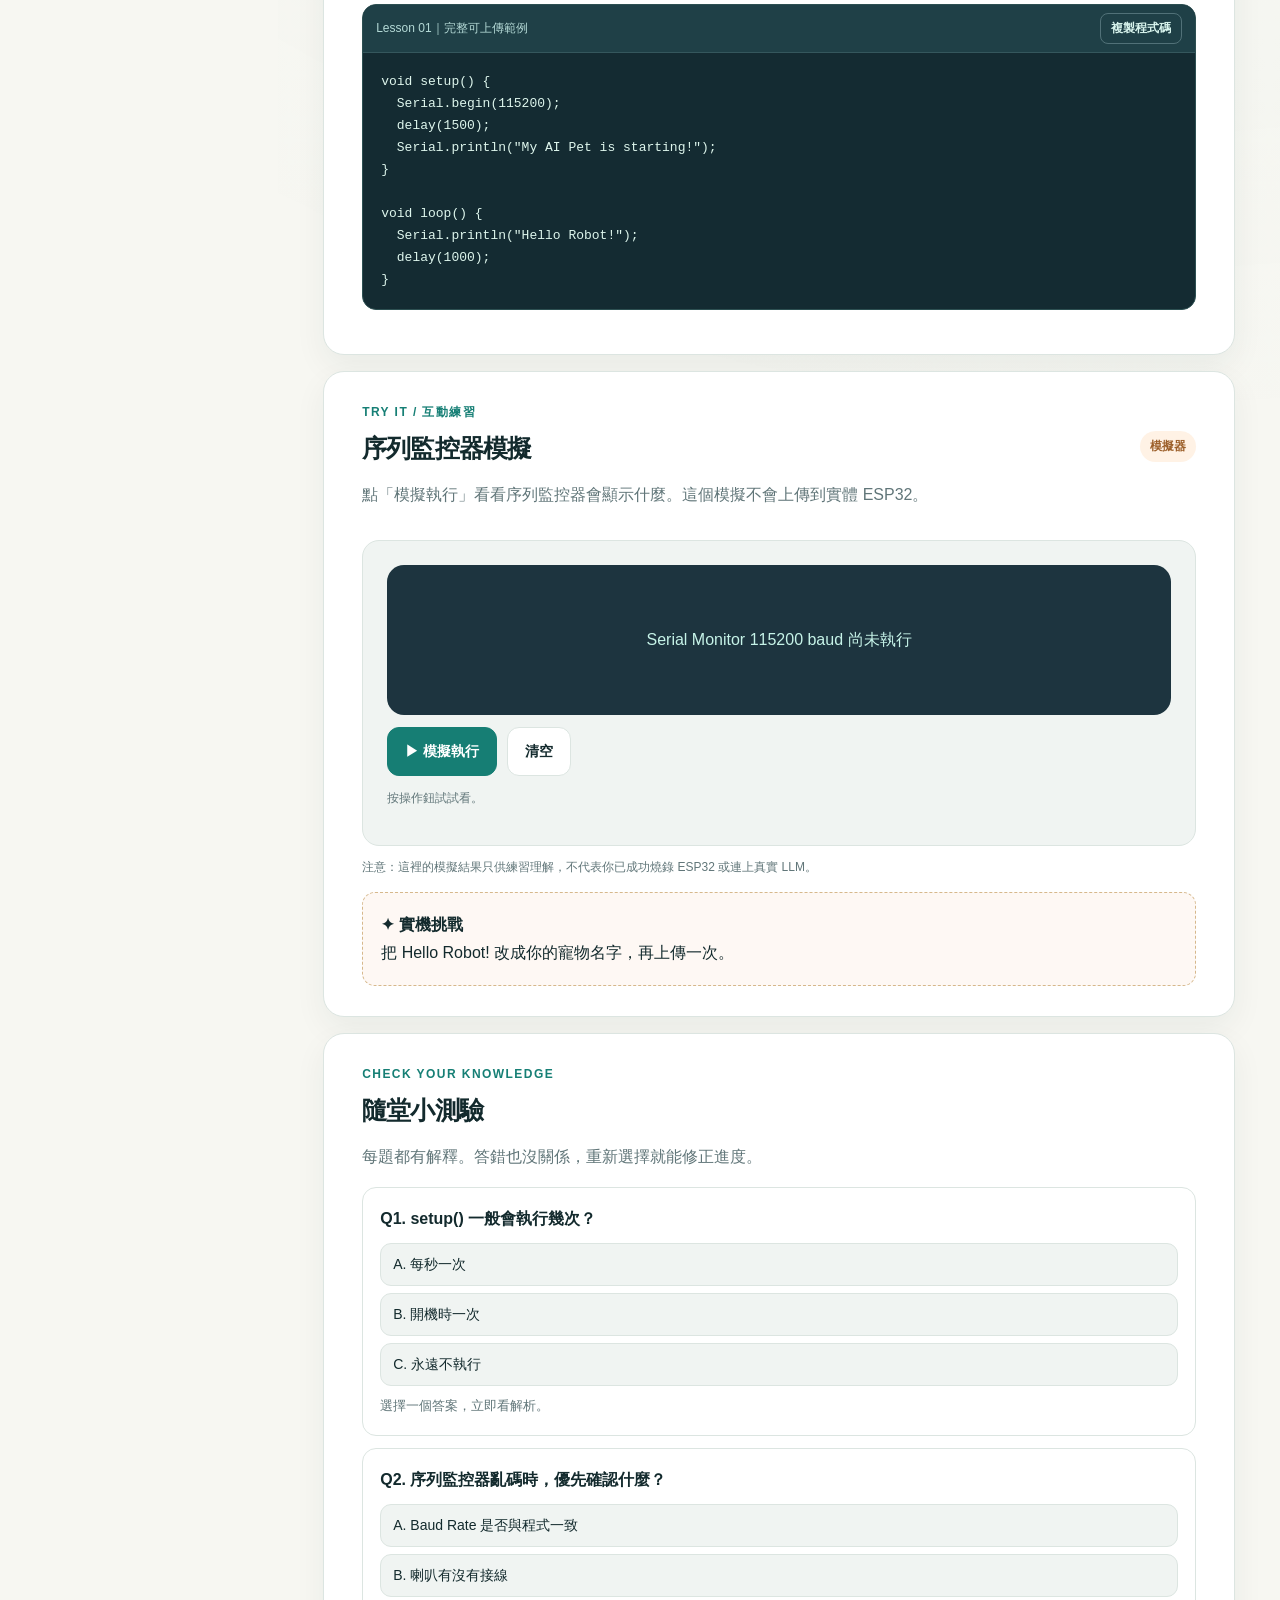
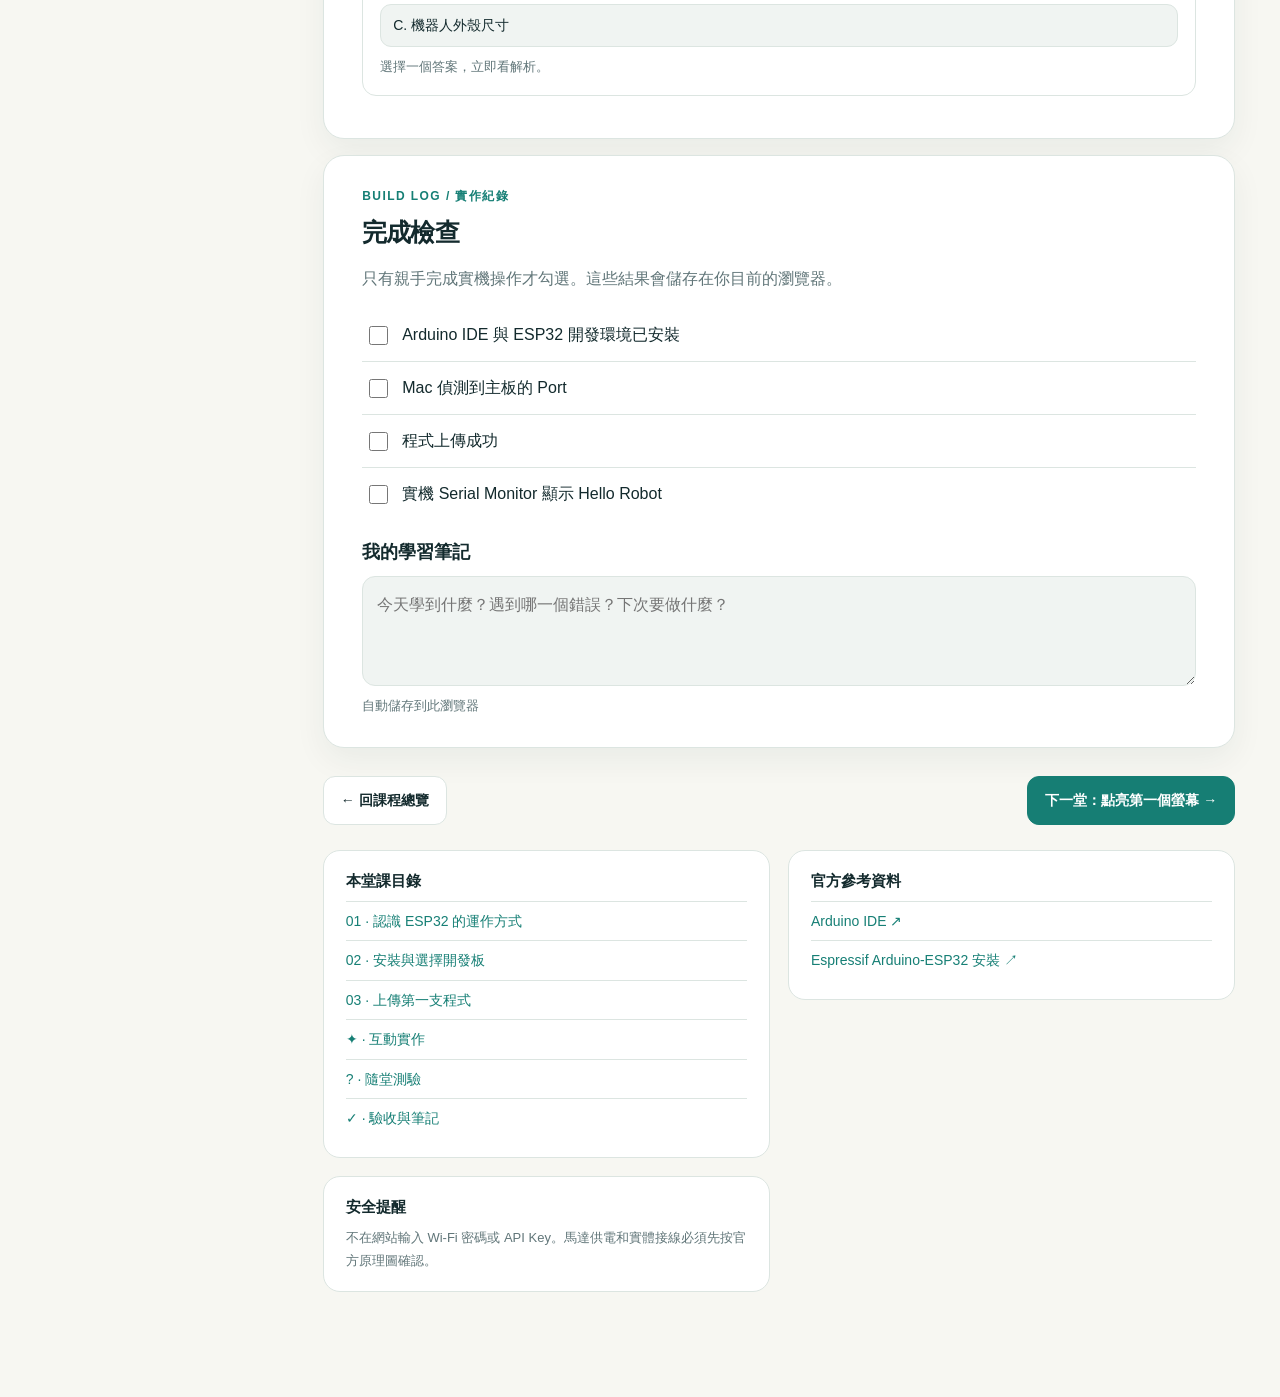
<file: lessons/01.html>
<!doctype html>
<html lang="zh-Hant">
<head>
<meta charset="utf-8">
<meta name="viewport" content="width=device-width,initial-scale=1">
<meta name="theme-color" content="#102b32">
<meta name="description" content="PICO PET LAB：ESP32-S3-LCD-1.47B-M 零基礎到 AI 寵物的 11 堂互動式 HTML 課程，含練習模擬、測驗、筆記與進度備份。">
<title>Lesson 01｜PICO PET LAB</title>
<link rel="stylesheet" href="../assets/style.css?v=20261112-desktop-v2">
<script defer src="../assets/courses.js?v=20261116-x1c-v1"></script>
<script defer src="../assets/app.js?v=20261113-full3d-v1"></script>
</head>
<body data-lesson-id="01">
<div class="layout"><div class="sidebar-scrim" id="scrim"></div><aside class="sidebar" id="sidebar" aria-label="課程導覽"></aside><div class="main"><header id="topbar" class="topbar"></header><main id="app" tabindex="-1"></main></div></div>
<div id="backup-modal" class="modal-back" aria-hidden="true" role="dialog" aria-modal="true" aria-labelledby="backup-title"><div class="modal"><div class="modal-head"><h2 id="backup-title">學習進度備份</h2><button id="backup-close" class="icon-btn" aria-label="關閉">×</button></div><p>你的勾選、測驗答案、筆記儲存在目前這台裝置的瀏覽器，不會自動同步到 GitHub 或其他裝置。建議每週匯出一次 JSON 備份。</p><div class="controls"><button class="btn primary" id="export-progress">↓ 匯出進度 JSON</button><label class="btn" for="import-progress">↑ 匯入進度 JSON</label><input type="file" id="import-progress" accept="application/json,.json" style="display:none"></div><hr style="border:0;border-top:1px solid var(--line);margin:20px 0"><p>只有確定不需要舊資料時才清除。匯入會要求確認後覆蓋目前資料。</p><button class="btn danger" id="reset-progress">清除所有學習進度</button></div></div><div id="toast" class="toast" role="status" aria-live="polite"></div>
<noscript><div style="padding:32px;font-family:sans-serif">此互動課程需要啟用瀏覽器 JavaScript。你仍可在 GitHub 的 docs/ 目錄閱讀 Markdown 版課程。</div></noscript>
</body></html>
</file>
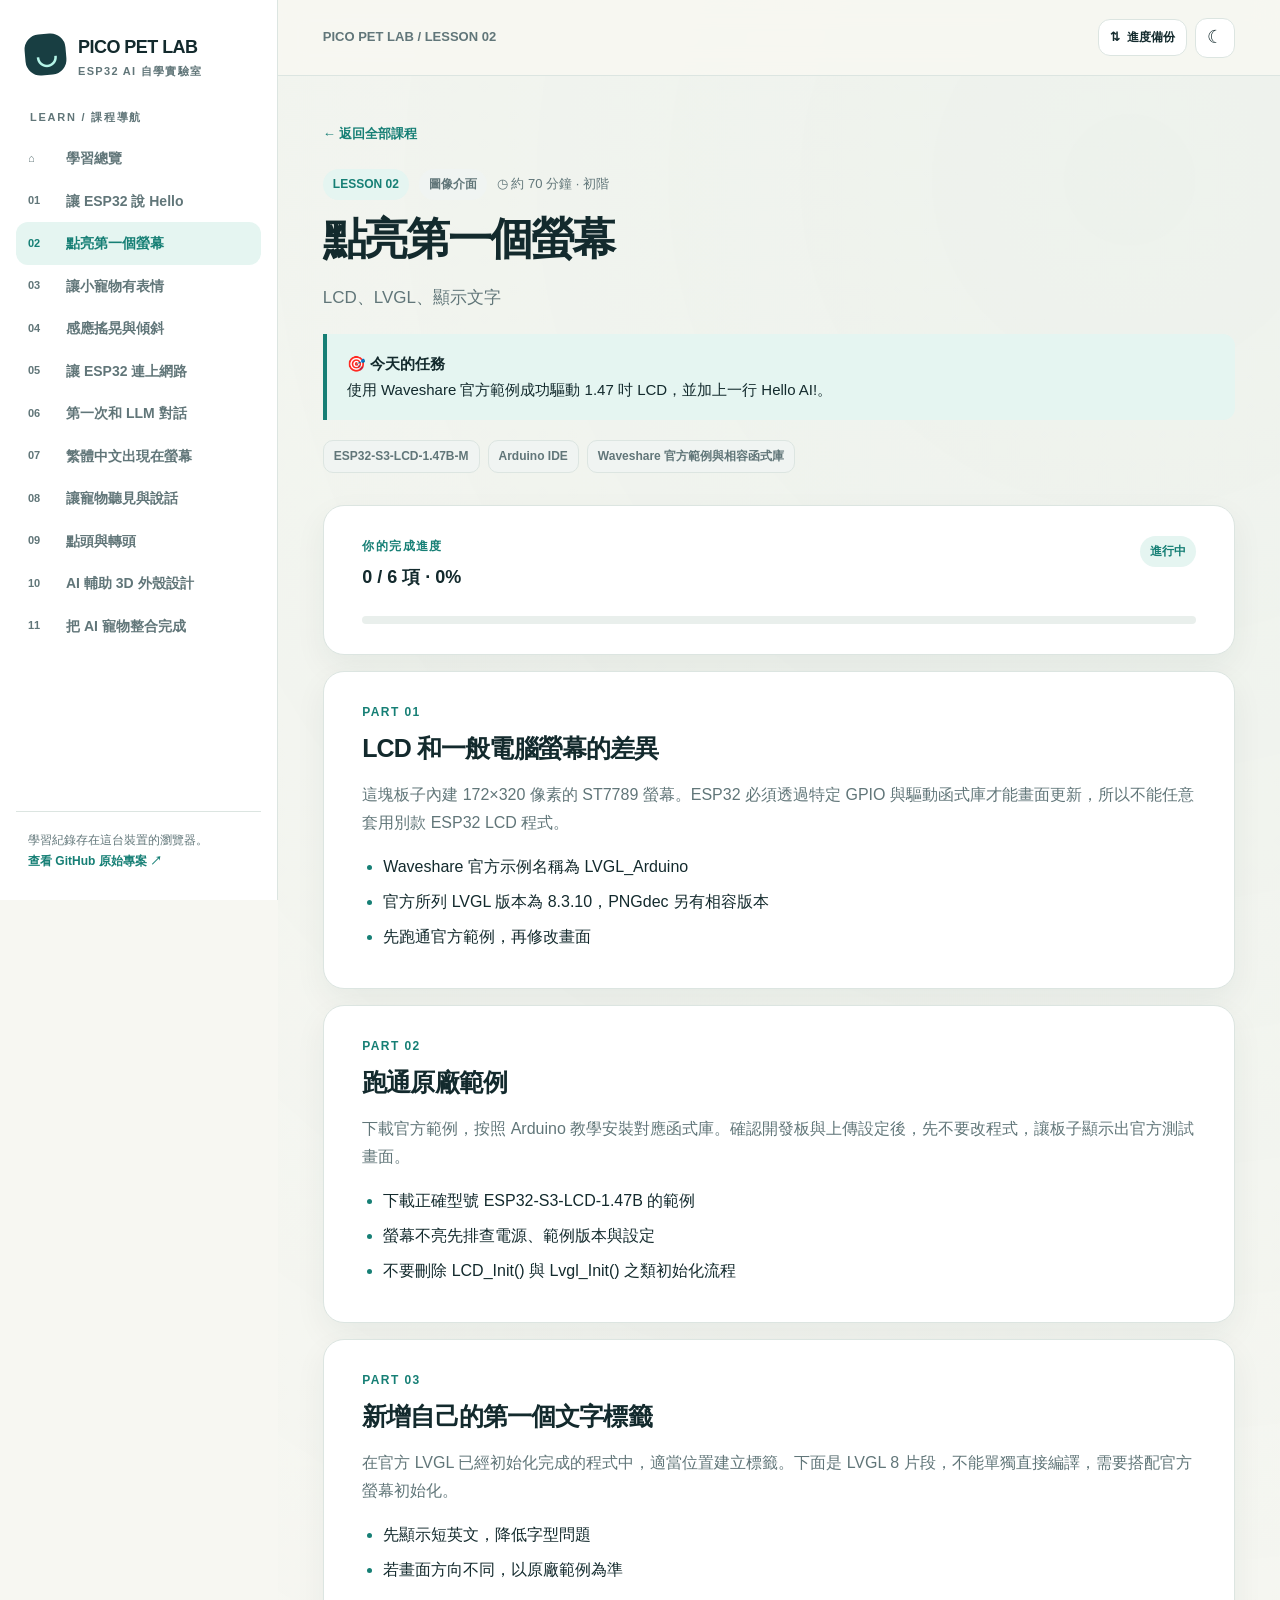
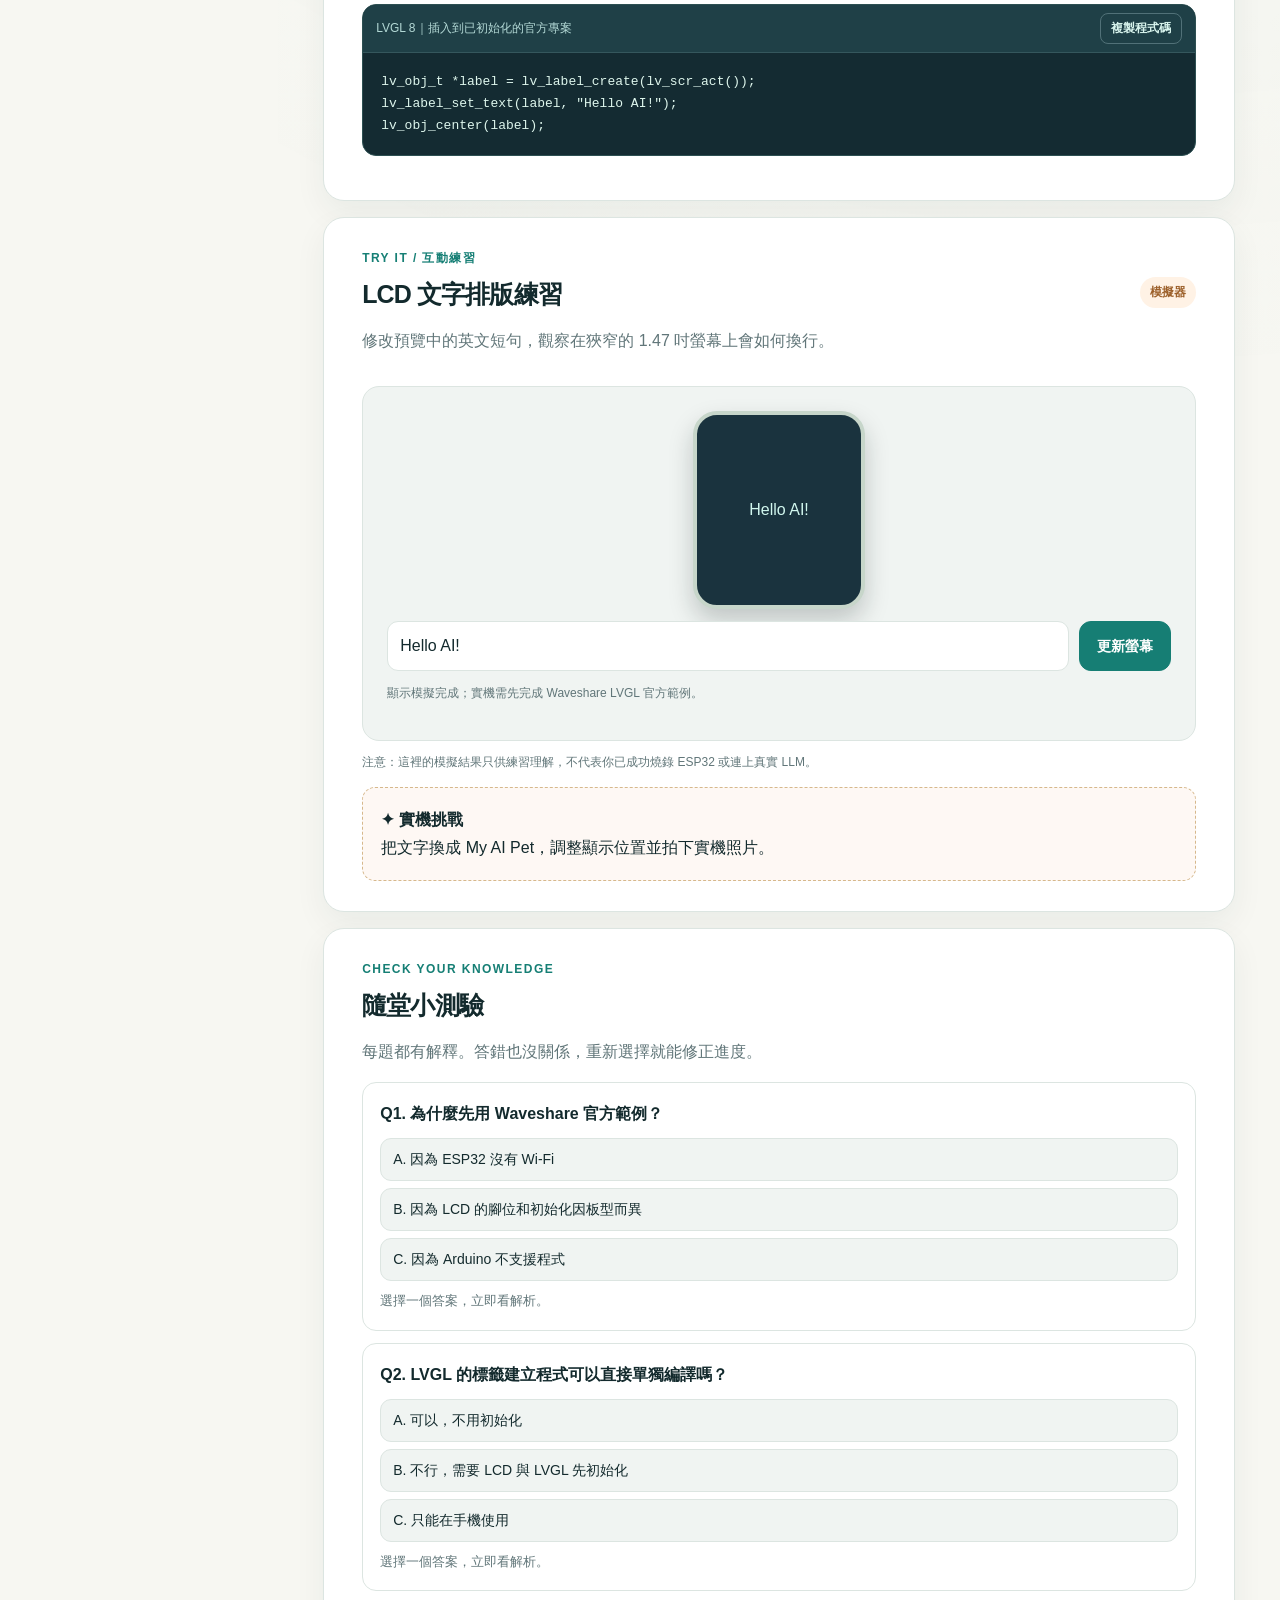
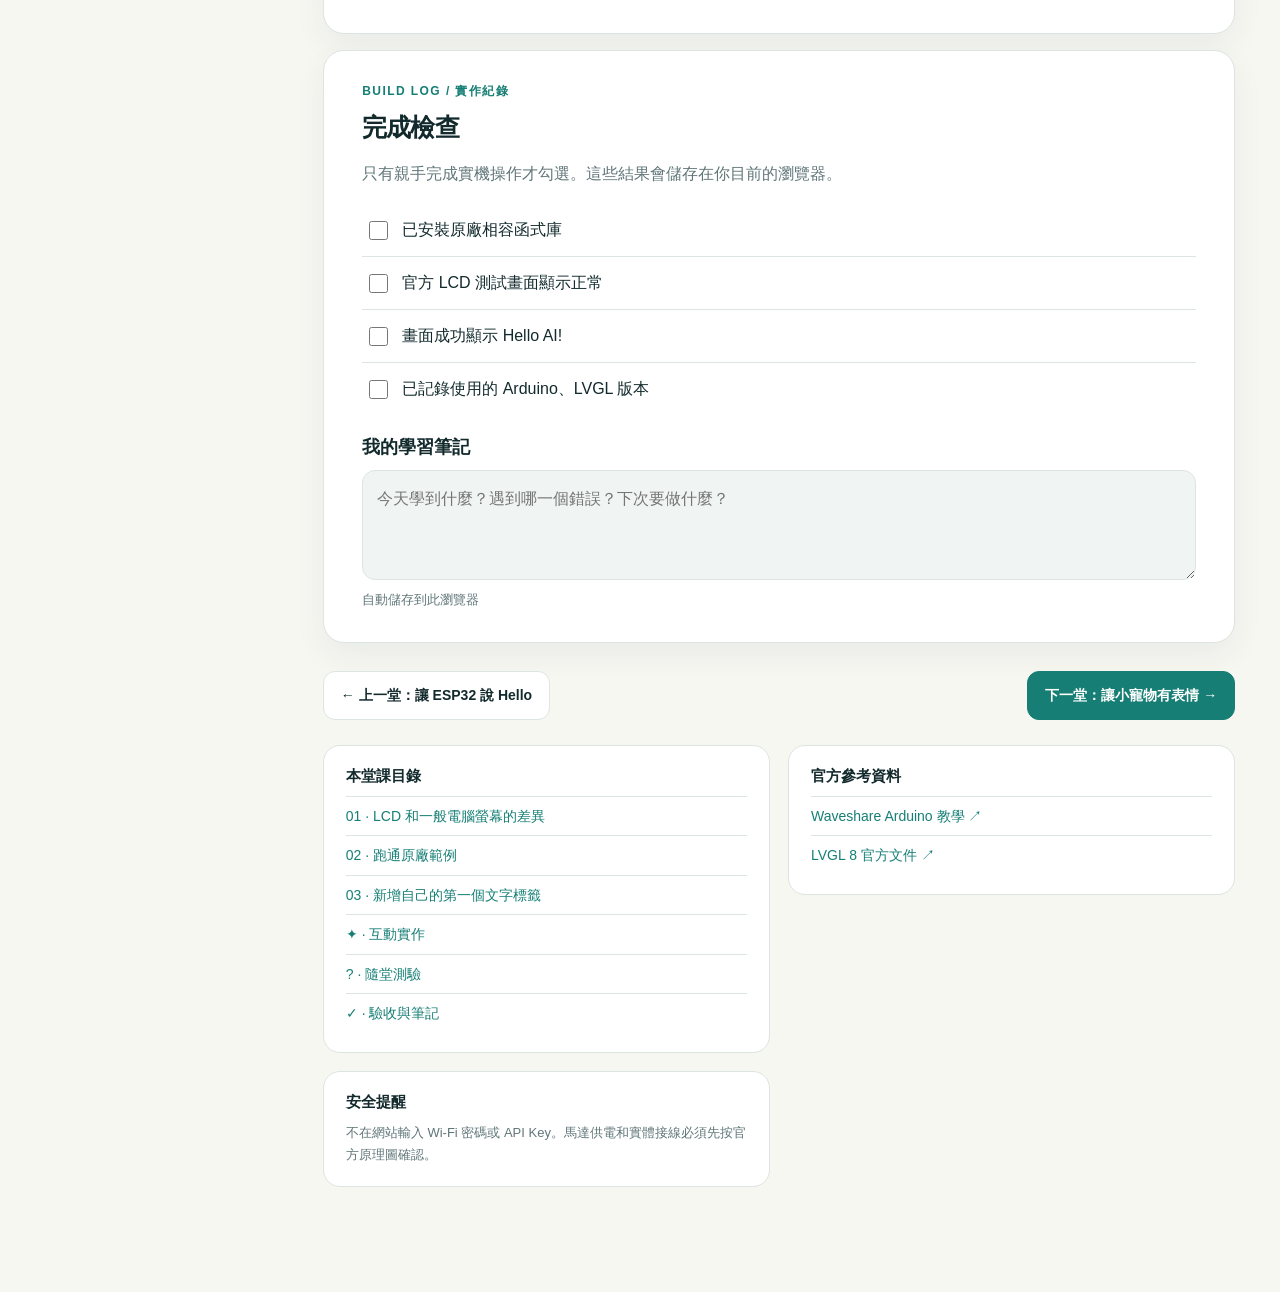
<file: lessons/02.html>
<!doctype html>
<html lang="zh-Hant">
<head>
<meta charset="utf-8">
<meta name="viewport" content="width=device-width,initial-scale=1">
<meta name="theme-color" content="#102b32">
<meta name="description" content="PICO PET LAB：ESP32-S3-LCD-1.47B-M 零基礎到 AI 寵物的 11 堂互動式 HTML 課程，含練習模擬、測驗、筆記與進度備份。">
<title>Lesson 02｜PICO PET LAB</title>
<link rel="stylesheet" href="../assets/style.css?v=20261112-desktop-v2">
<script defer src="../assets/courses.js?v=20261116-x1c-v1"></script>
<script defer src="../assets/app.js?v=20261113-full3d-v1"></script>
</head>
<body data-lesson-id="02">
<div class="layout"><div class="sidebar-scrim" id="scrim"></div><aside class="sidebar" id="sidebar" aria-label="課程導覽"></aside><div class="main"><header id="topbar" class="topbar"></header><main id="app" tabindex="-1"></main></div></div>
<div id="backup-modal" class="modal-back" aria-hidden="true" role="dialog" aria-modal="true" aria-labelledby="backup-title"><div class="modal"><div class="modal-head"><h2 id="backup-title">學習進度備份</h2><button id="backup-close" class="icon-btn" aria-label="關閉">×</button></div><p>你的勾選、測驗答案、筆記儲存在目前這台裝置的瀏覽器，不會自動同步到 GitHub 或其他裝置。建議每週匯出一次 JSON 備份。</p><div class="controls"><button class="btn primary" id="export-progress">↓ 匯出進度 JSON</button><label class="btn" for="import-progress">↑ 匯入進度 JSON</label><input type="file" id="import-progress" accept="application/json,.json" style="display:none"></div><hr style="border:0;border-top:1px solid var(--line);margin:20px 0"><p>只有確定不需要舊資料時才清除。匯入會要求確認後覆蓋目前資料。</p><button class="btn danger" id="reset-progress">清除所有學習進度</button></div></div><div id="toast" class="toast" role="status" aria-live="polite"></div>
<noscript><div style="padding:32px;font-family:sans-serif">此互動課程需要啟用瀏覽器 JavaScript。你仍可在 GitHub 的 docs/ 目錄閱讀 Markdown 版課程。</div></noscript>
</body></html>
</file>
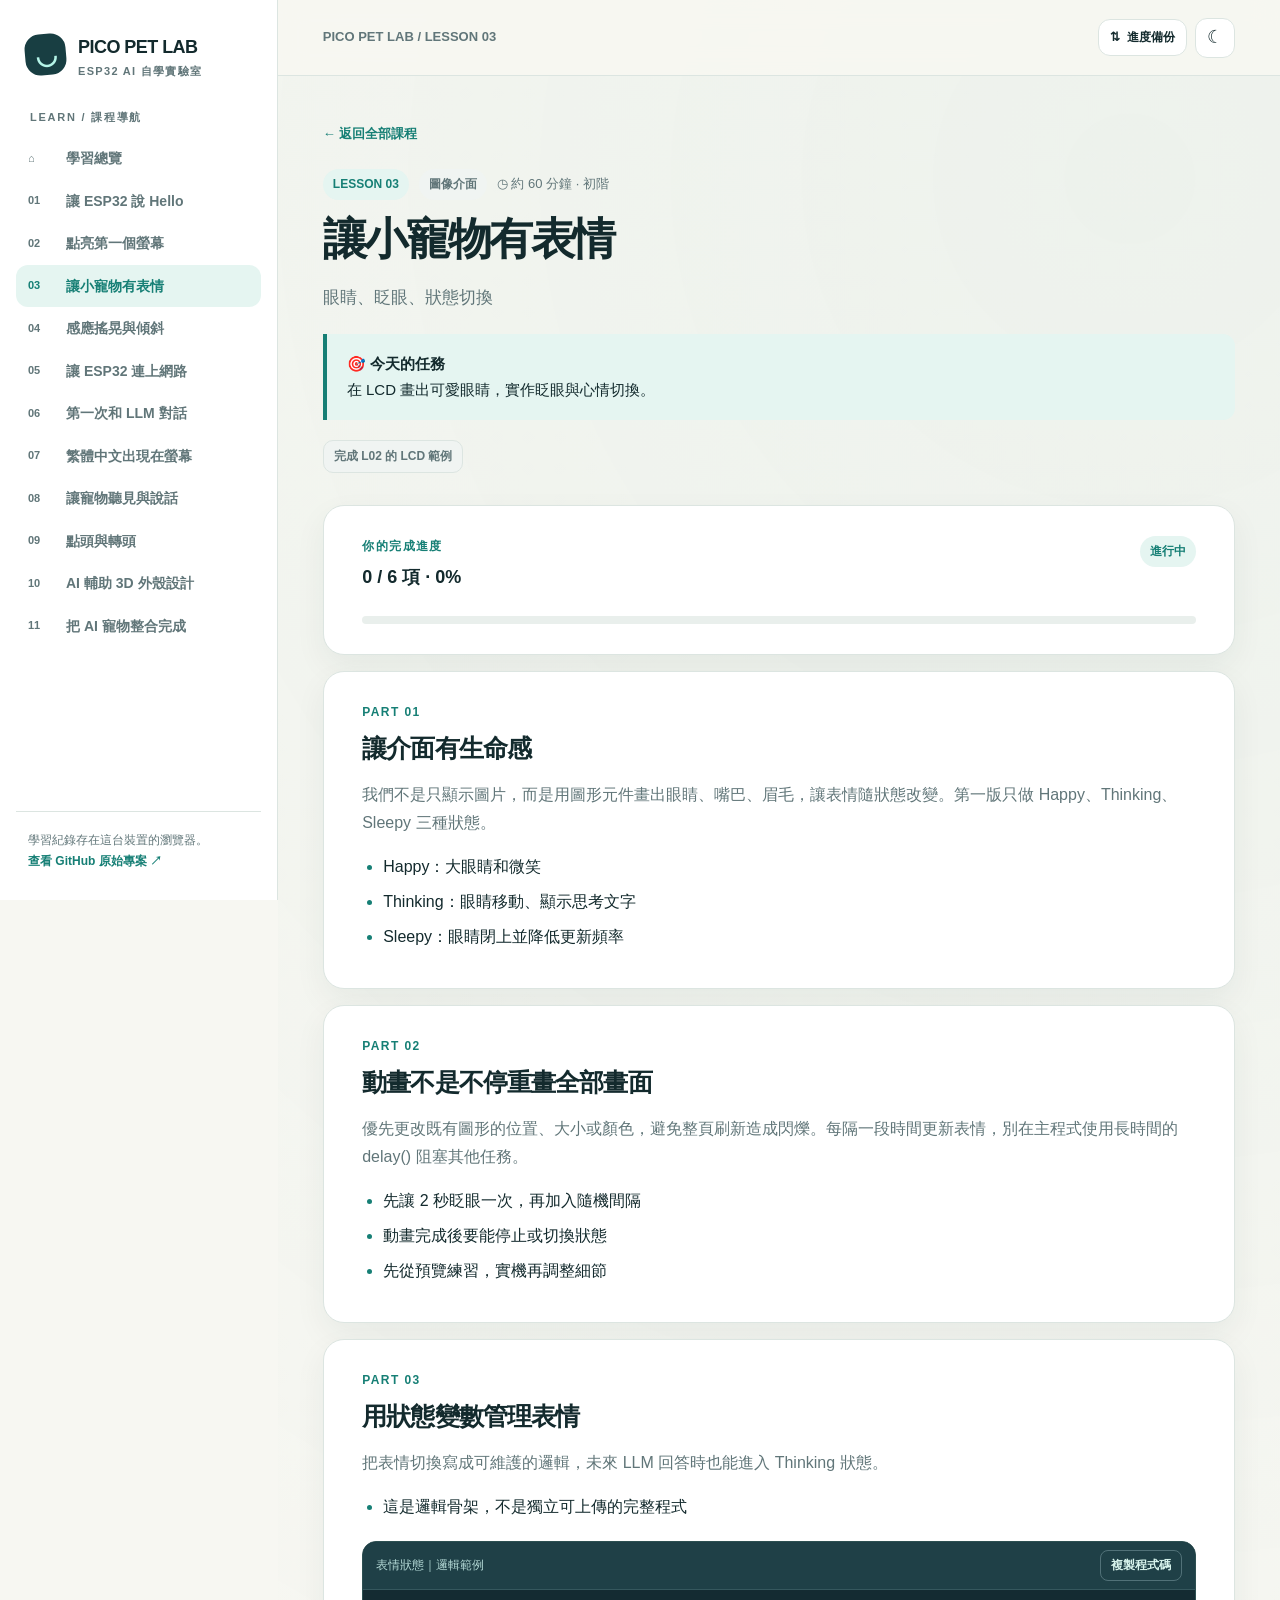
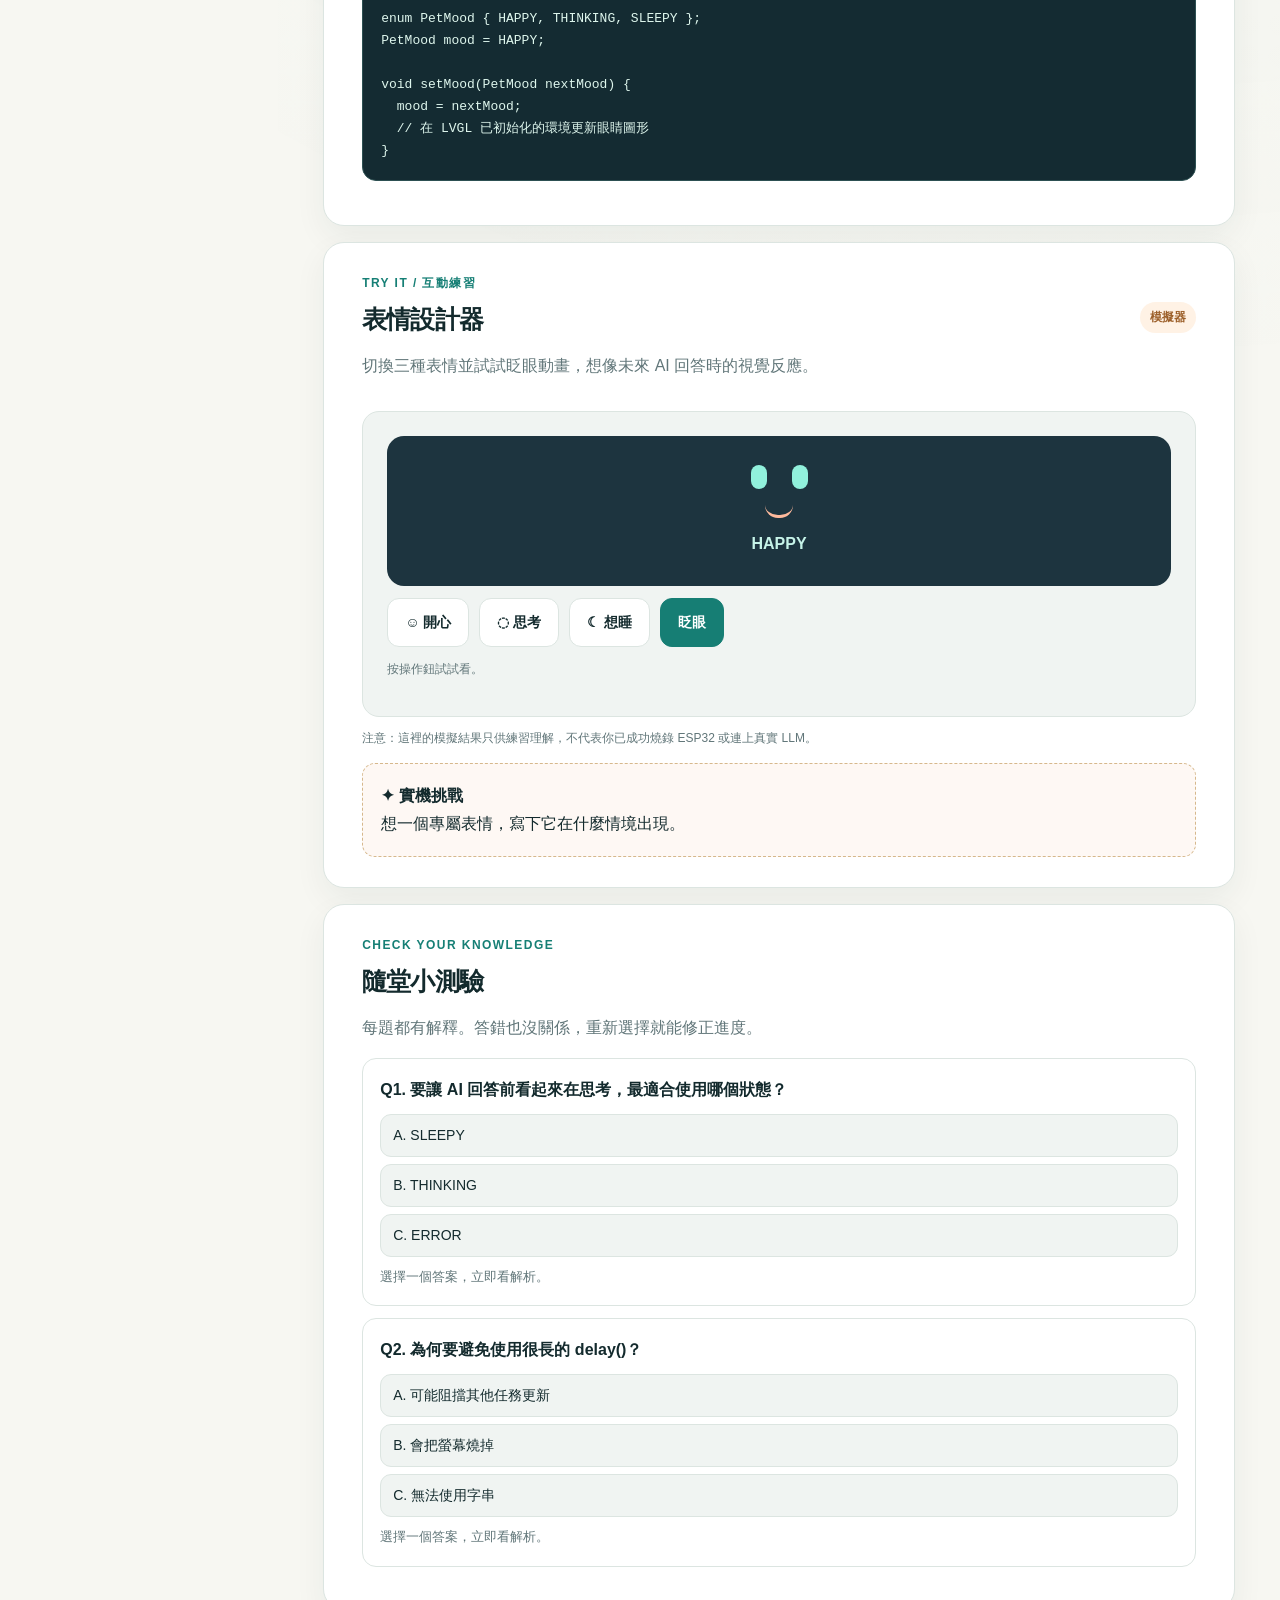
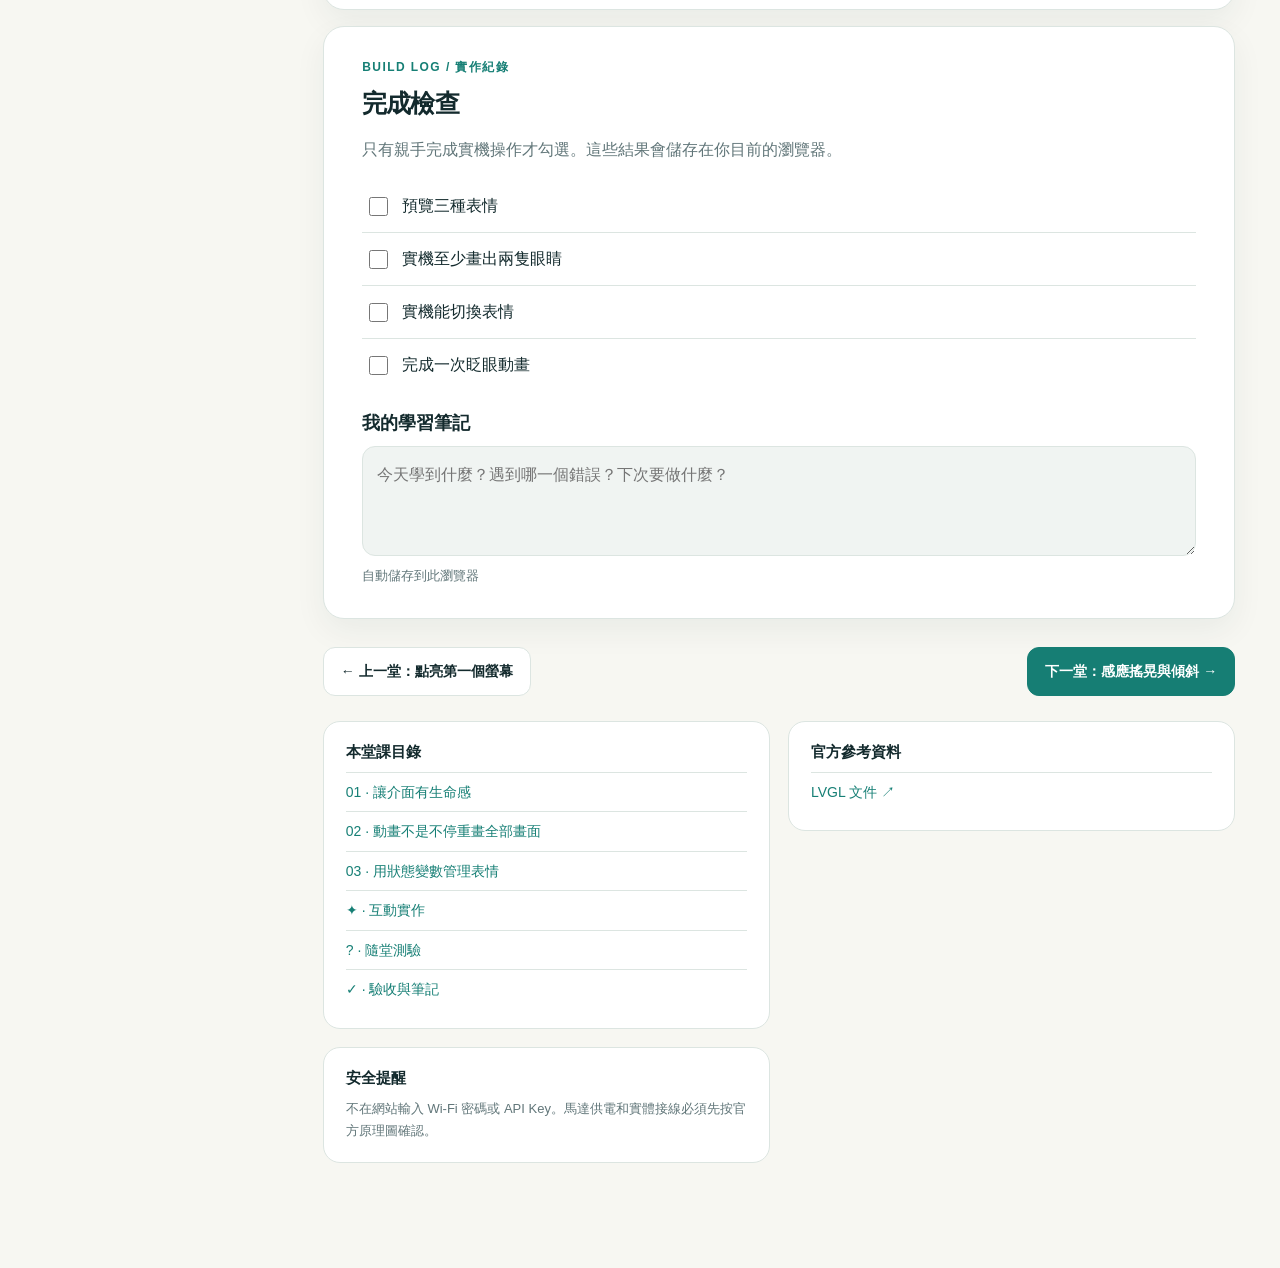
<file: lessons/03.html>
<!doctype html>
<html lang="zh-Hant">
<head>
<meta charset="utf-8">
<meta name="viewport" content="width=device-width,initial-scale=1">
<meta name="theme-color" content="#102b32">
<meta name="description" content="PICO PET LAB：ESP32-S3-LCD-1.47B-M 零基礎到 AI 寵物的 11 堂互動式 HTML 課程，含練習模擬、測驗、筆記與進度備份。">
<title>Lesson 03｜PICO PET LAB</title>
<link rel="stylesheet" href="../assets/style.css?v=20261112-desktop-v2">
<script defer src="../assets/courses.js?v=20261116-x1c-v1"></script>
<script defer src="../assets/app.js?v=20261113-full3d-v1"></script>
</head>
<body data-lesson-id="03">
<div class="layout"><div class="sidebar-scrim" id="scrim"></div><aside class="sidebar" id="sidebar" aria-label="課程導覽"></aside><div class="main"><header id="topbar" class="topbar"></header><main id="app" tabindex="-1"></main></div></div>
<div id="backup-modal" class="modal-back" aria-hidden="true" role="dialog" aria-modal="true" aria-labelledby="backup-title"><div class="modal"><div class="modal-head"><h2 id="backup-title">學習進度備份</h2><button id="backup-close" class="icon-btn" aria-label="關閉">×</button></div><p>你的勾選、測驗答案、筆記儲存在目前這台裝置的瀏覽器，不會自動同步到 GitHub 或其他裝置。建議每週匯出一次 JSON 備份。</p><div class="controls"><button class="btn primary" id="export-progress">↓ 匯出進度 JSON</button><label class="btn" for="import-progress">↑ 匯入進度 JSON</label><input type="file" id="import-progress" accept="application/json,.json" style="display:none"></div><hr style="border:0;border-top:1px solid var(--line);margin:20px 0"><p>只有確定不需要舊資料時才清除。匯入會要求確認後覆蓋目前資料。</p><button class="btn danger" id="reset-progress">清除所有學習進度</button></div></div><div id="toast" class="toast" role="status" aria-live="polite"></div>
<noscript><div style="padding:32px;font-family:sans-serif">此互動課程需要啟用瀏覽器 JavaScript。你仍可在 GitHub 的 docs/ 目錄閱讀 Markdown 版課程。</div></noscript>
</body></html>
</file>
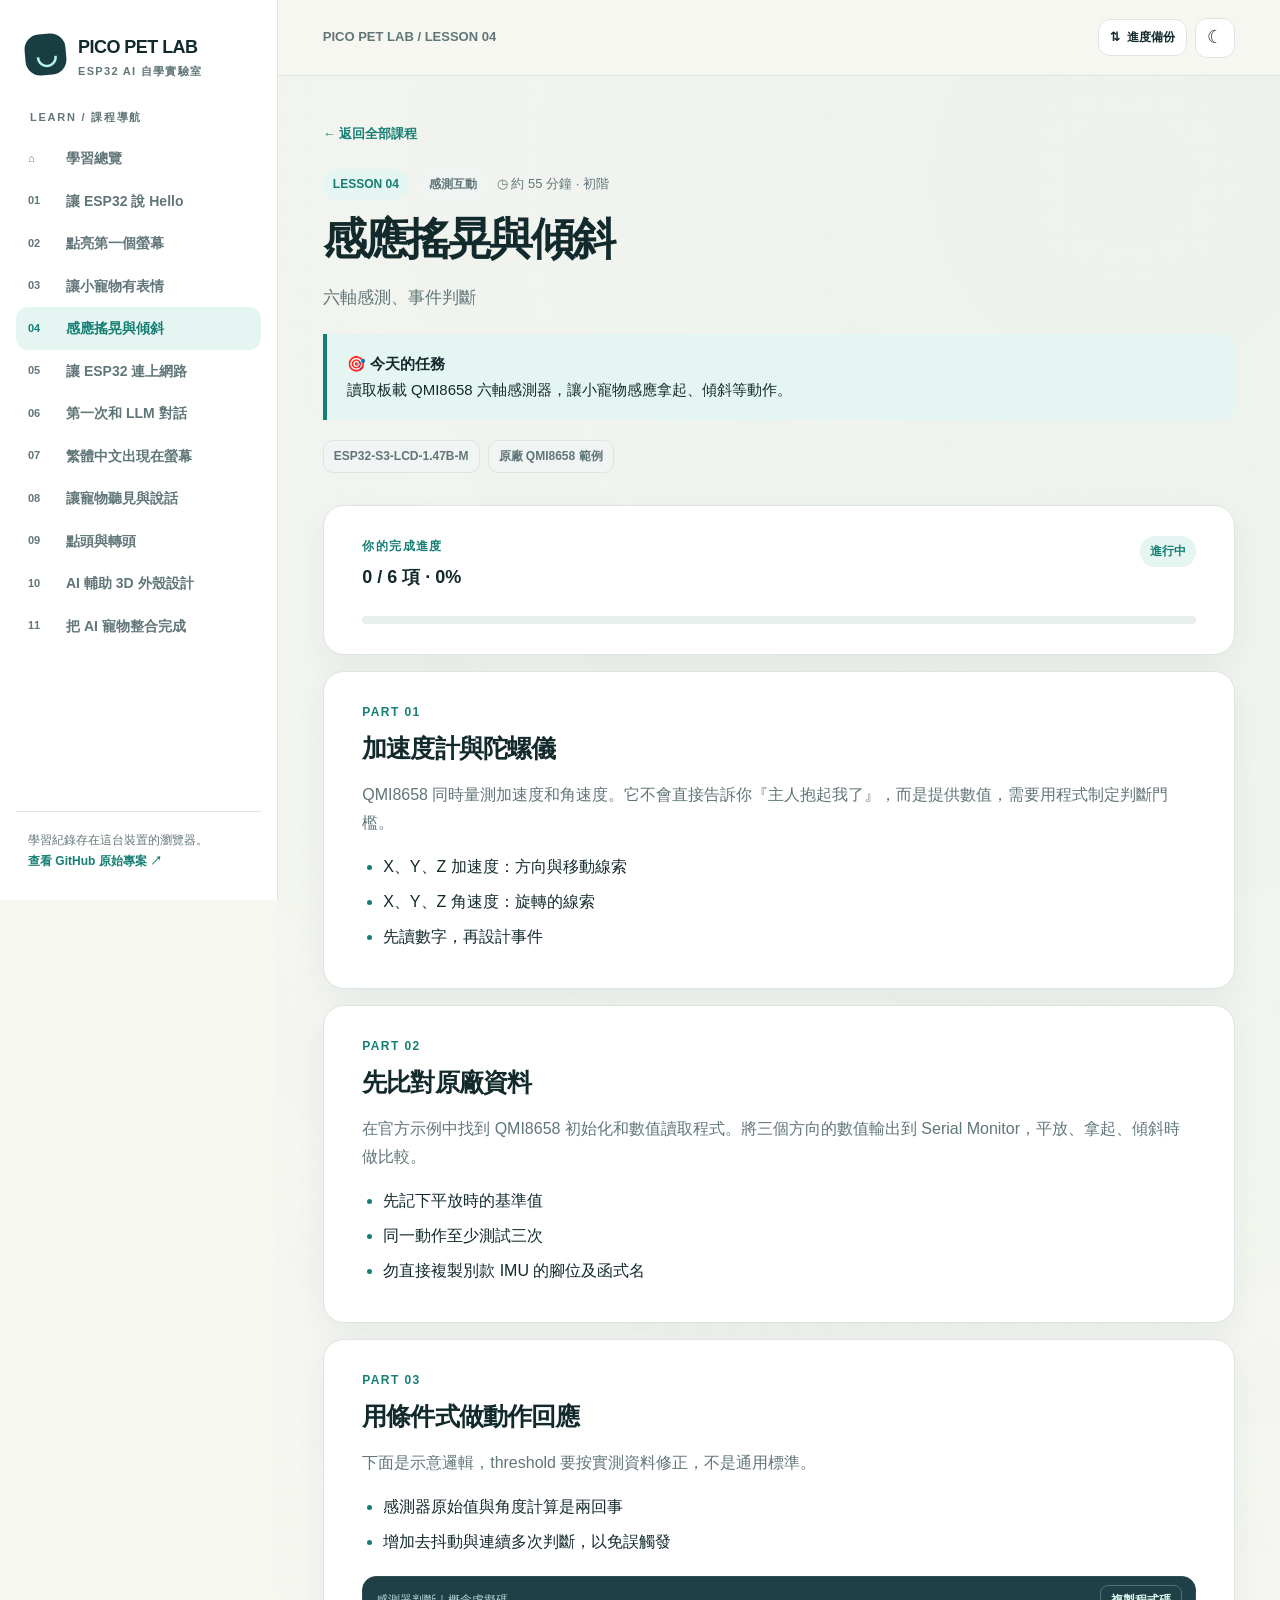
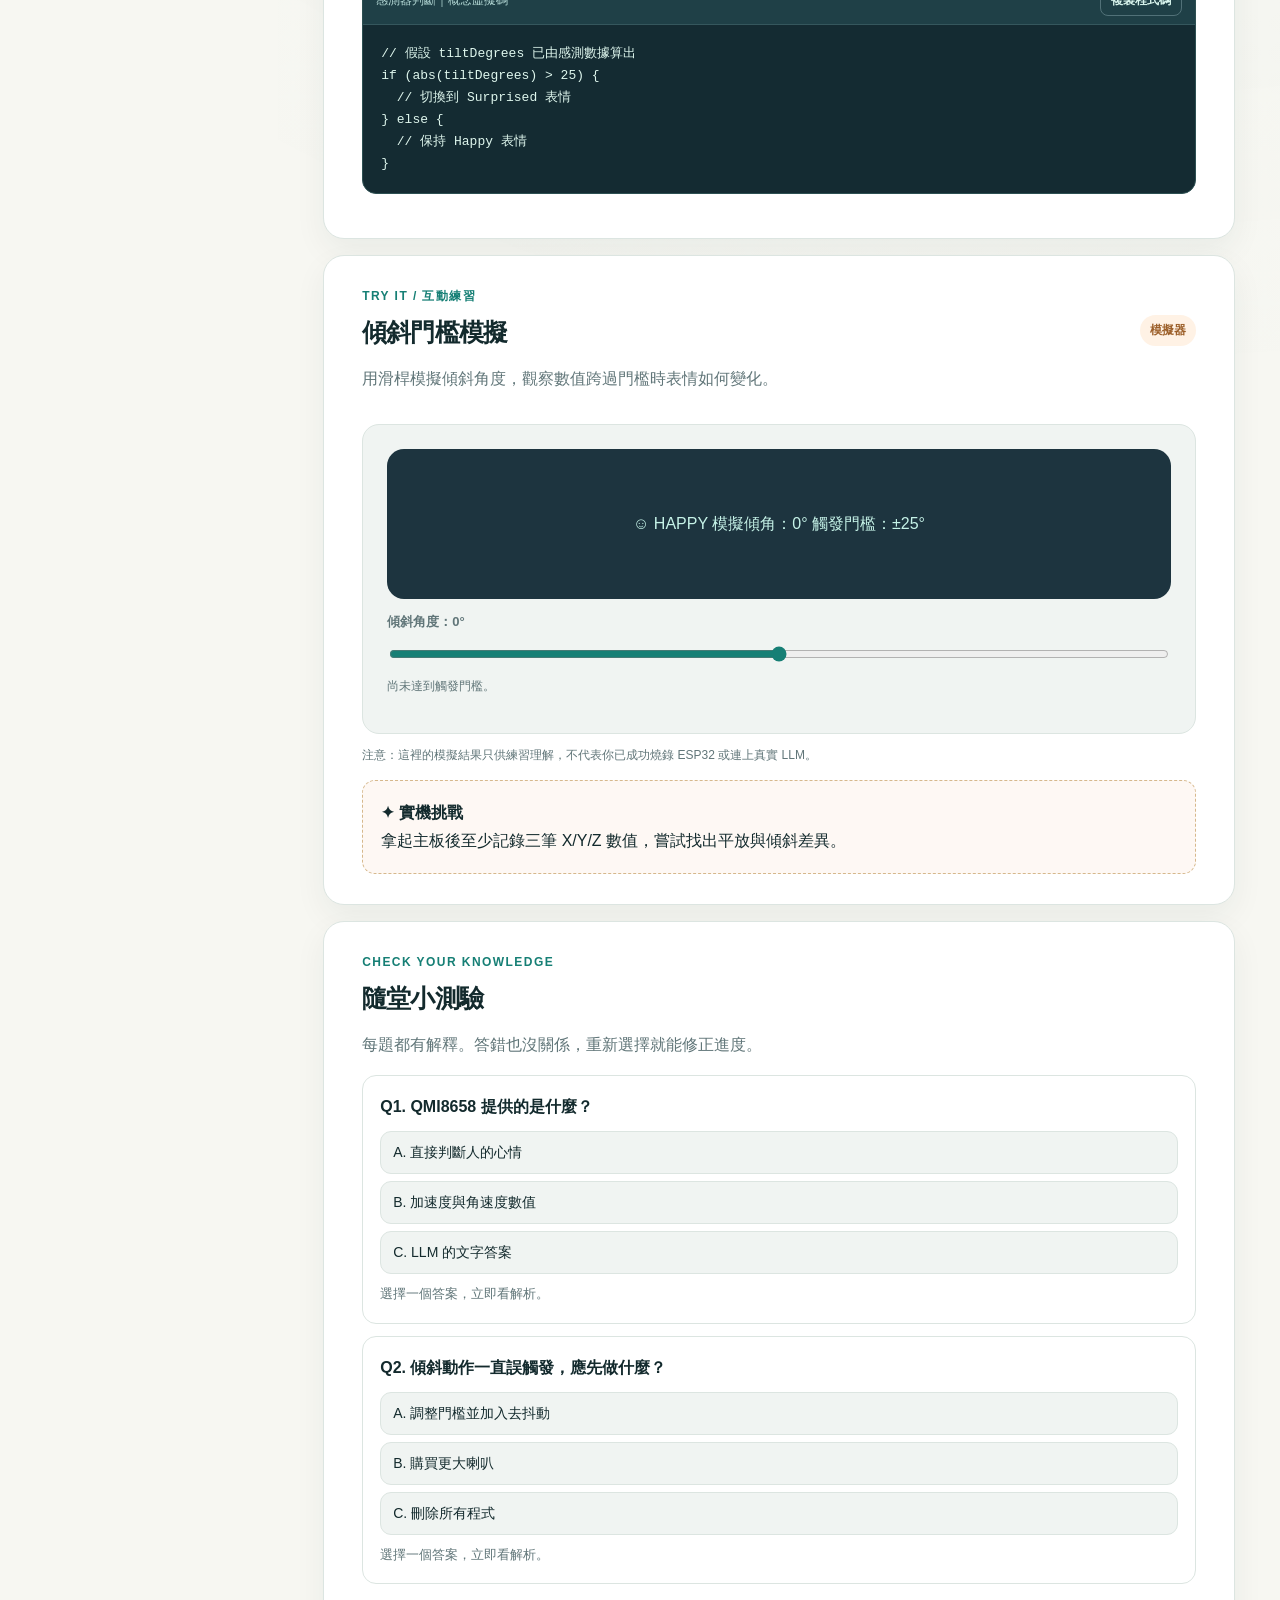
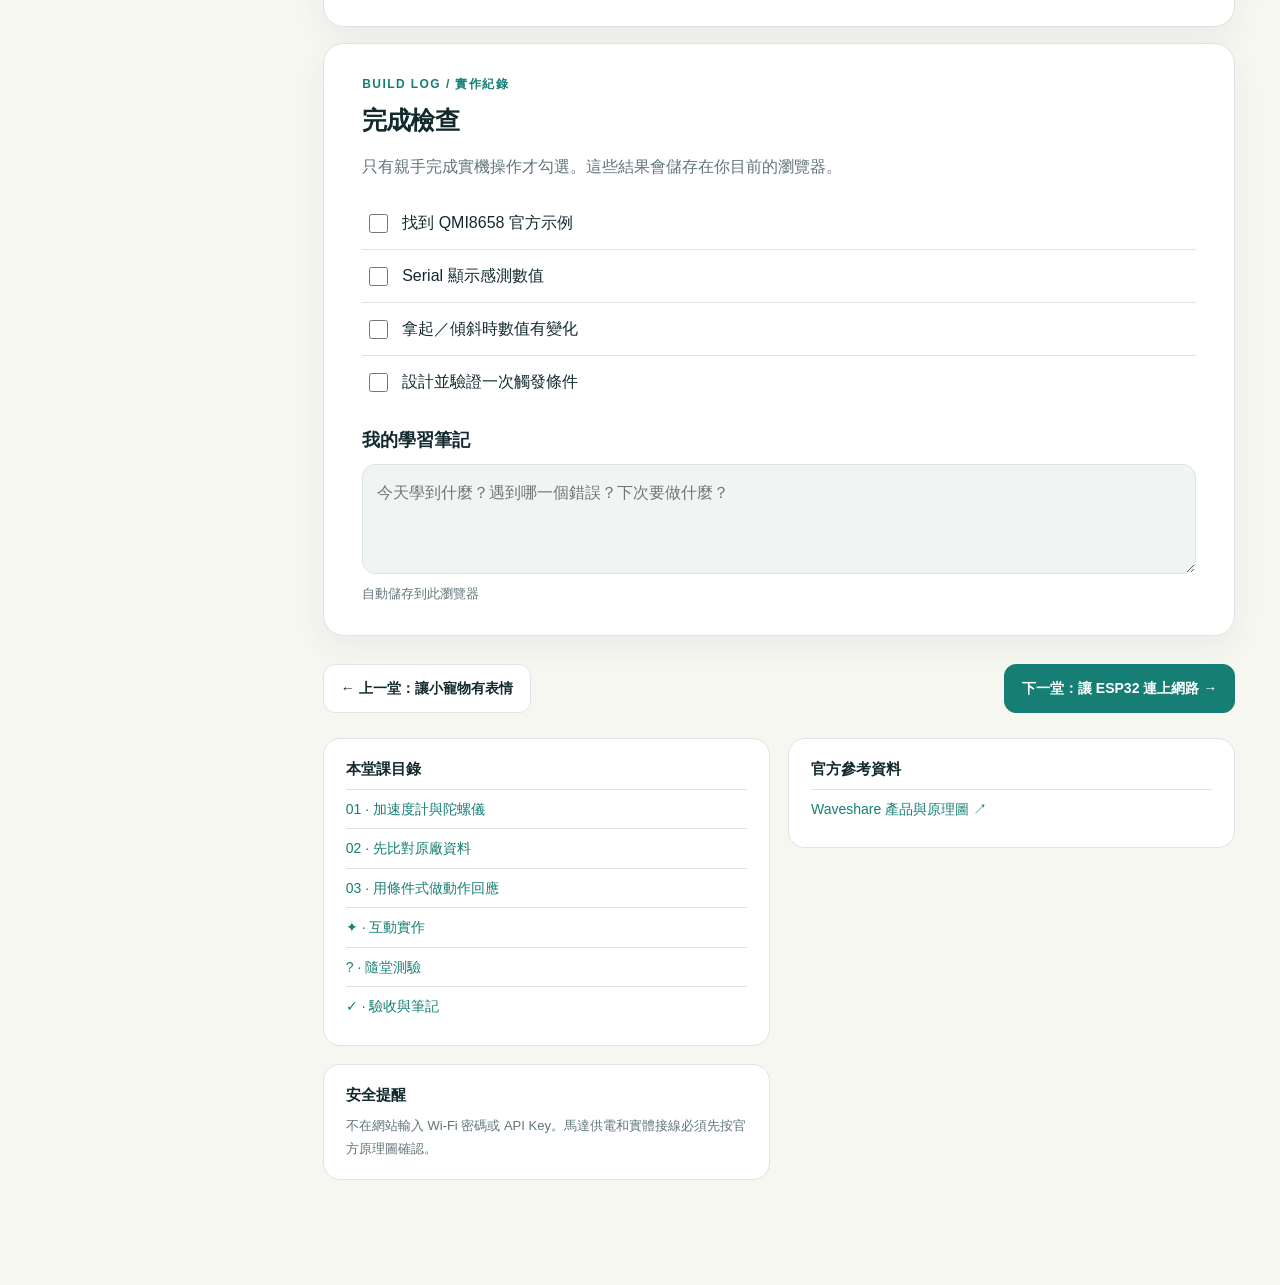
<file: lessons/04.html>
<!doctype html>
<html lang="zh-Hant">
<head>
<meta charset="utf-8">
<meta name="viewport" content="width=device-width,initial-scale=1">
<meta name="theme-color" content="#102b32">
<meta name="description" content="PICO PET LAB：ESP32-S3-LCD-1.47B-M 零基礎到 AI 寵物的 11 堂互動式 HTML 課程，含練習模擬、測驗、筆記與進度備份。">
<title>Lesson 04｜PICO PET LAB</title>
<link rel="stylesheet" href="../assets/style.css?v=20261112-desktop-v2">
<script defer src="../assets/courses.js?v=20261116-x1c-v1"></script>
<script defer src="../assets/app.js?v=20261113-full3d-v1"></script>
</head>
<body data-lesson-id="04">
<div class="layout"><div class="sidebar-scrim" id="scrim"></div><aside class="sidebar" id="sidebar" aria-label="課程導覽"></aside><div class="main"><header id="topbar" class="topbar"></header><main id="app" tabindex="-1"></main></div></div>
<div id="backup-modal" class="modal-back" aria-hidden="true" role="dialog" aria-modal="true" aria-labelledby="backup-title"><div class="modal"><div class="modal-head"><h2 id="backup-title">學習進度備份</h2><button id="backup-close" class="icon-btn" aria-label="關閉">×</button></div><p>你的勾選、測驗答案、筆記儲存在目前這台裝置的瀏覽器，不會自動同步到 GitHub 或其他裝置。建議每週匯出一次 JSON 備份。</p><div class="controls"><button class="btn primary" id="export-progress">↓ 匯出進度 JSON</button><label class="btn" for="import-progress">↑ 匯入進度 JSON</label><input type="file" id="import-progress" accept="application/json,.json" style="display:none"></div><hr style="border:0;border-top:1px solid var(--line);margin:20px 0"><p>只有確定不需要舊資料時才清除。匯入會要求確認後覆蓋目前資料。</p><button class="btn danger" id="reset-progress">清除所有學習進度</button></div></div><div id="toast" class="toast" role="status" aria-live="polite"></div>
<noscript><div style="padding:32px;font-family:sans-serif">此互動課程需要啟用瀏覽器 JavaScript。你仍可在 GitHub 的 docs/ 目錄閱讀 Markdown 版課程。</div></noscript>
</body></html>
</file>
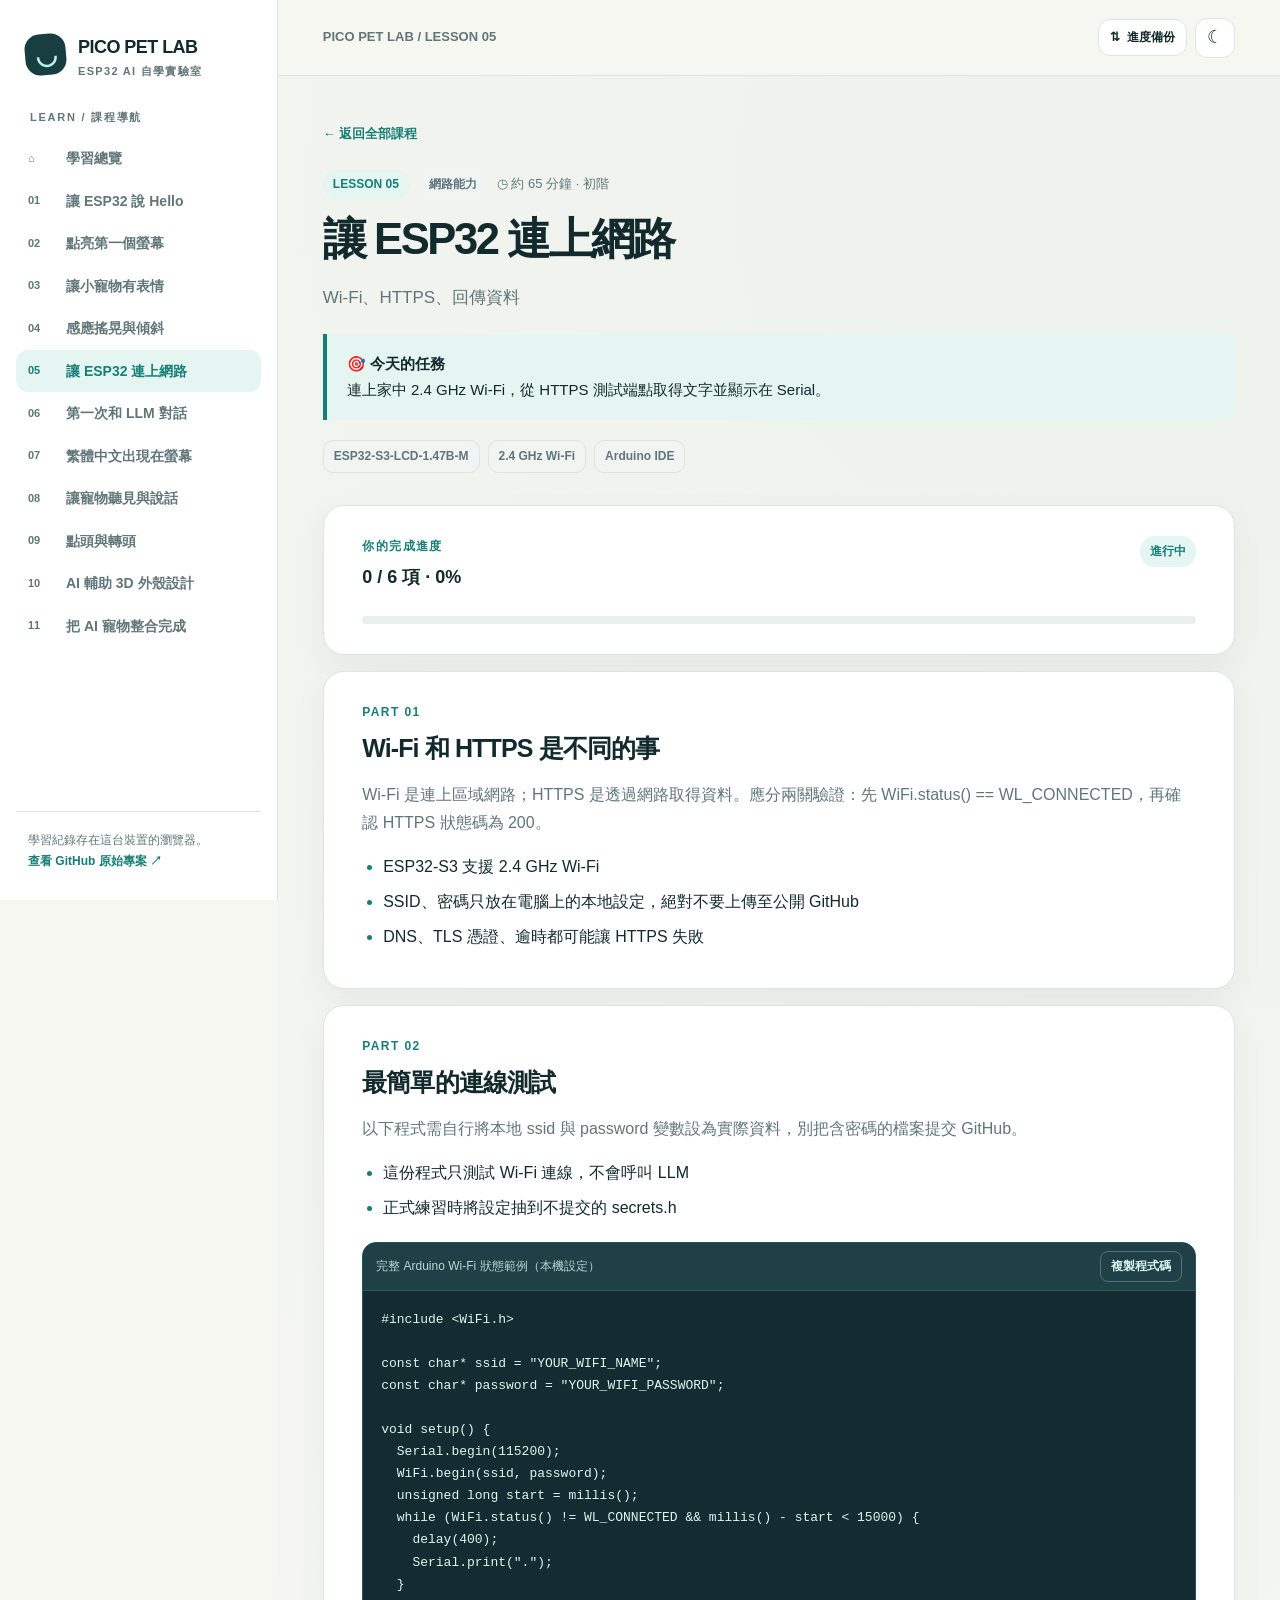
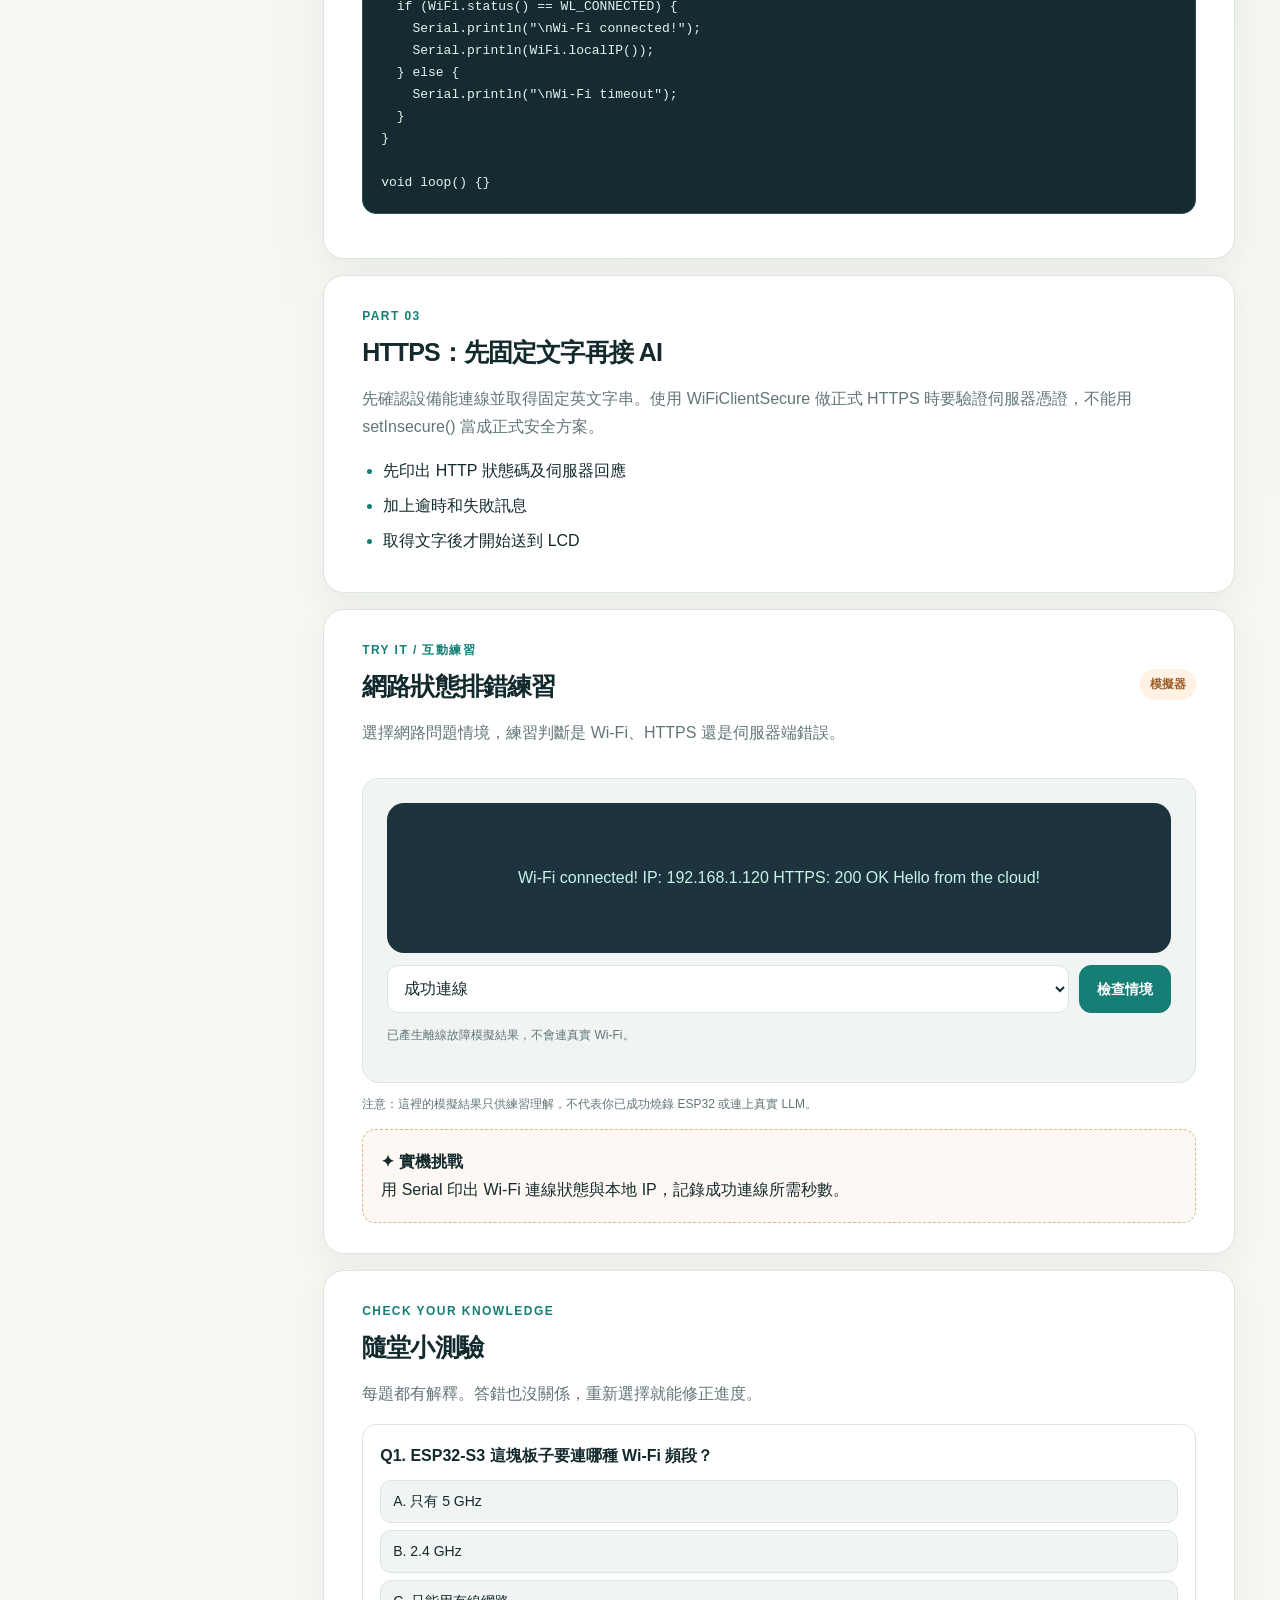
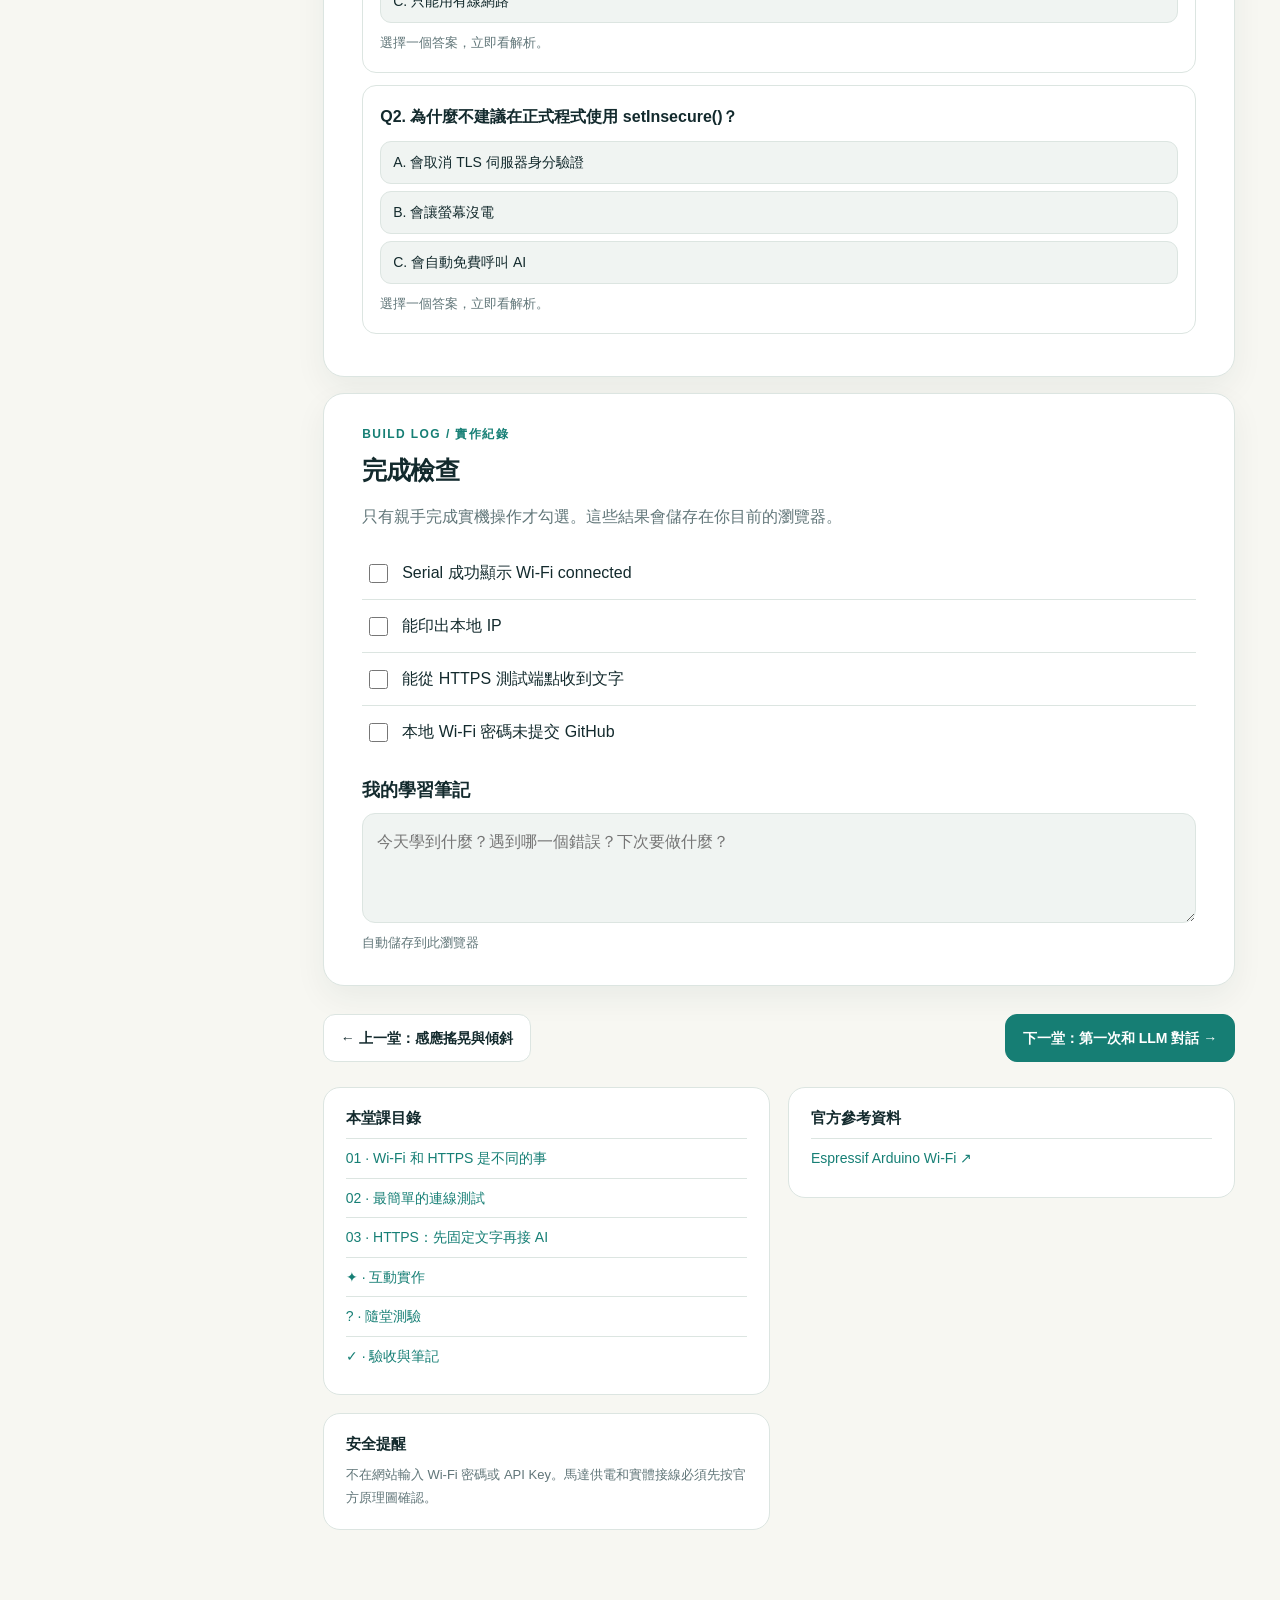
<file: lessons/05.html>
<!doctype html>
<html lang="zh-Hant">
<head>
<meta charset="utf-8">
<meta name="viewport" content="width=device-width,initial-scale=1">
<meta name="theme-color" content="#102b32">
<meta name="description" content="PICO PET LAB：ESP32-S3-LCD-1.47B-M 零基礎到 AI 寵物的 11 堂互動式 HTML 課程，含練習模擬、測驗、筆記與進度備份。">
<title>Lesson 05｜PICO PET LAB</title>
<link rel="stylesheet" href="../assets/style.css?v=20261112-desktop-v2">
<script defer src="../assets/courses.js?v=20261116-x1c-v1"></script>
<script defer src="../assets/app.js?v=20261113-full3d-v1"></script>
</head>
<body data-lesson-id="05">
<div class="layout"><div class="sidebar-scrim" id="scrim"></div><aside class="sidebar" id="sidebar" aria-label="課程導覽"></aside><div class="main"><header id="topbar" class="topbar"></header><main id="app" tabindex="-1"></main></div></div>
<div id="backup-modal" class="modal-back" aria-hidden="true" role="dialog" aria-modal="true" aria-labelledby="backup-title"><div class="modal"><div class="modal-head"><h2 id="backup-title">學習進度備份</h2><button id="backup-close" class="icon-btn" aria-label="關閉">×</button></div><p>你的勾選、測驗答案、筆記儲存在目前這台裝置的瀏覽器，不會自動同步到 GitHub 或其他裝置。建議每週匯出一次 JSON 備份。</p><div class="controls"><button class="btn primary" id="export-progress">↓ 匯出進度 JSON</button><label class="btn" for="import-progress">↑ 匯入進度 JSON</label><input type="file" id="import-progress" accept="application/json,.json" style="display:none"></div><hr style="border:0;border-top:1px solid var(--line);margin:20px 0"><p>只有確定不需要舊資料時才清除。匯入會要求確認後覆蓋目前資料。</p><button class="btn danger" id="reset-progress">清除所有學習進度</button></div></div><div id="toast" class="toast" role="status" aria-live="polite"></div>
<noscript><div style="padding:32px;font-family:sans-serif">此互動課程需要啟用瀏覽器 JavaScript。你仍可在 GitHub 的 docs/ 目錄閱讀 Markdown 版課程。</div></noscript>
</body></html>
</file>
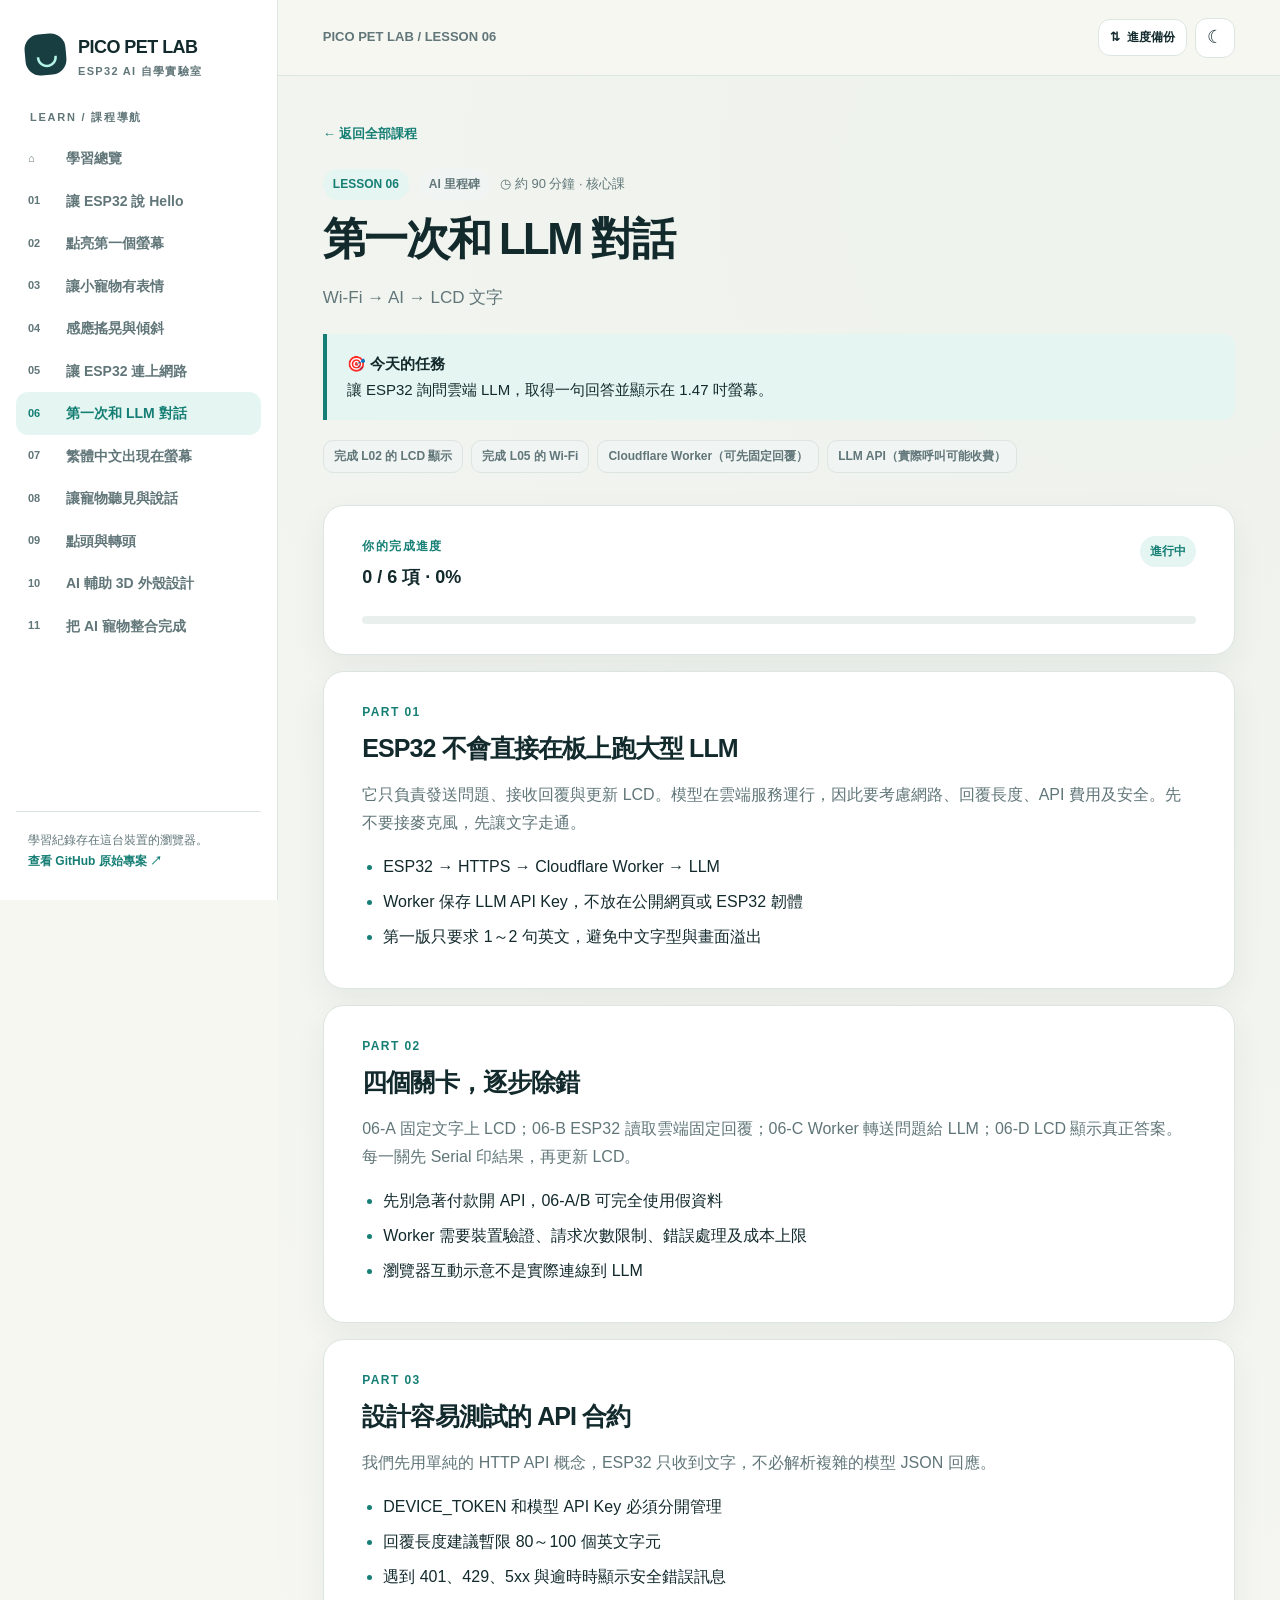
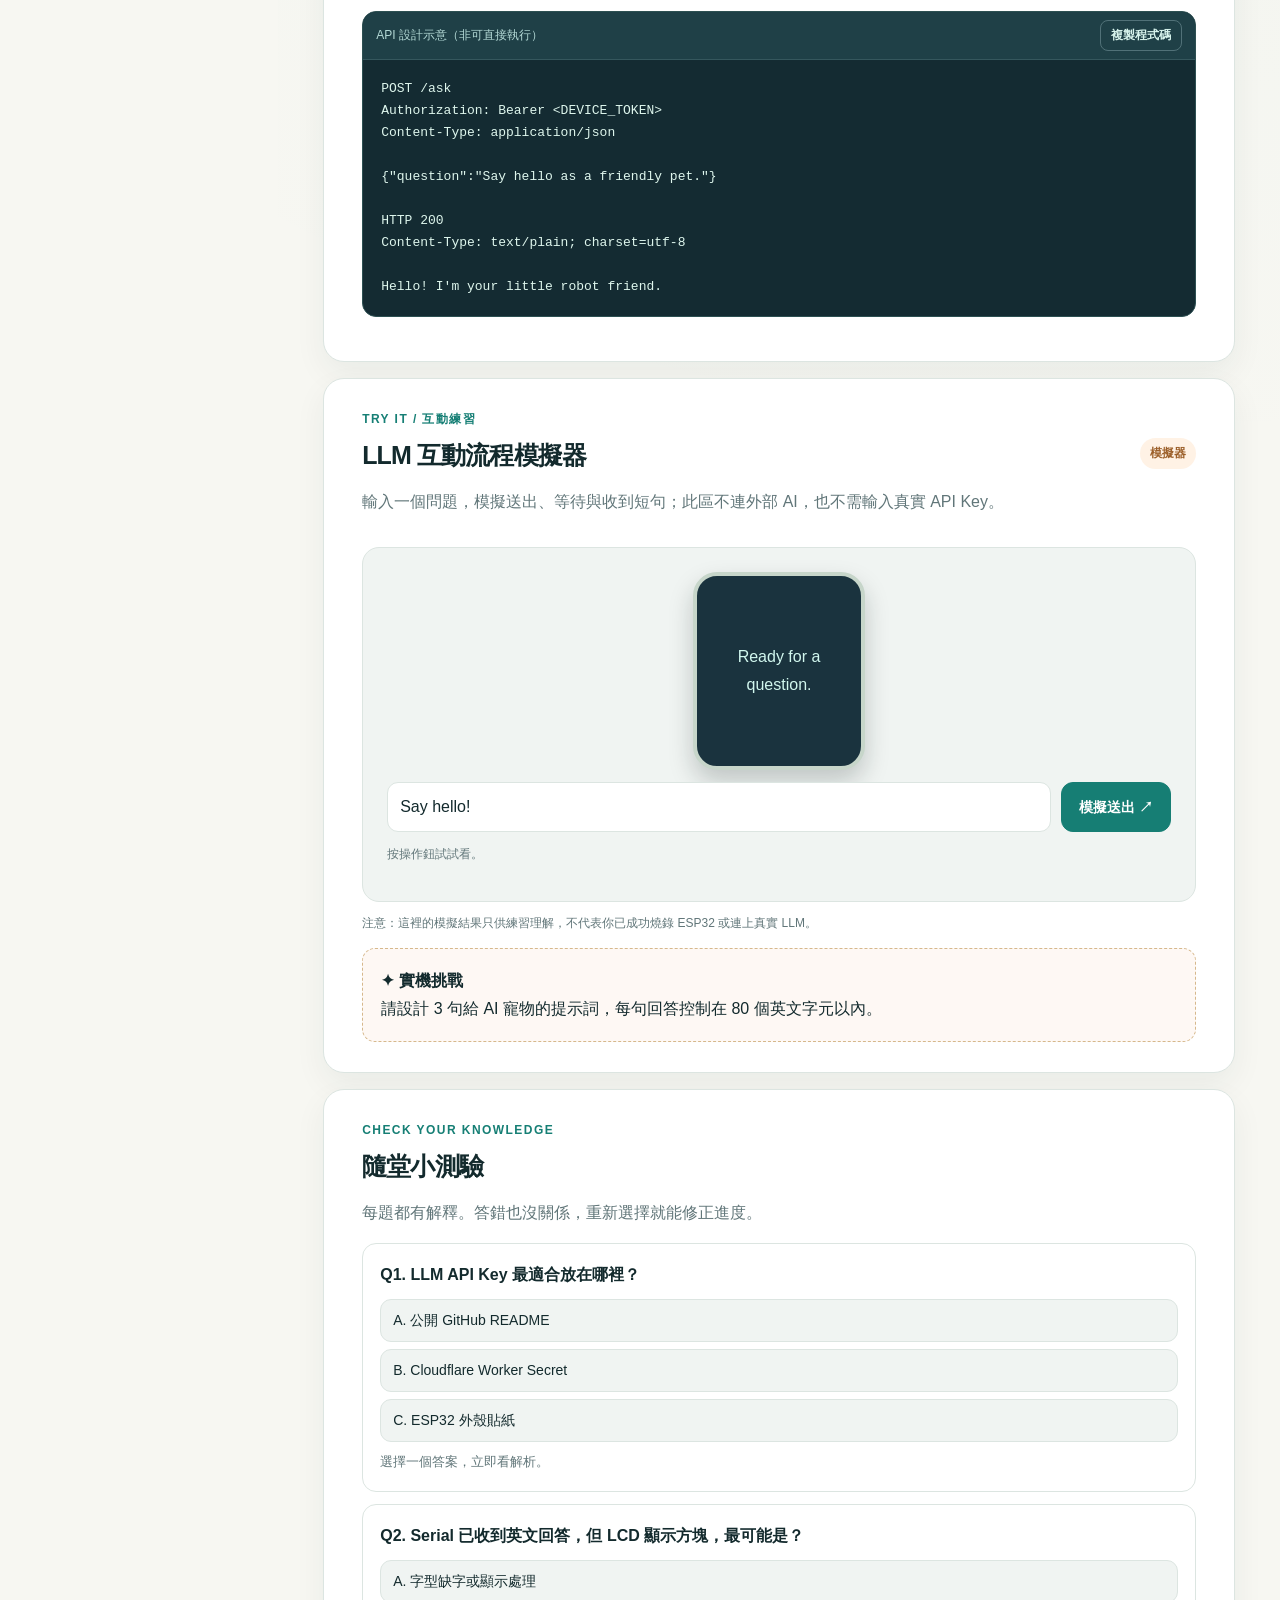
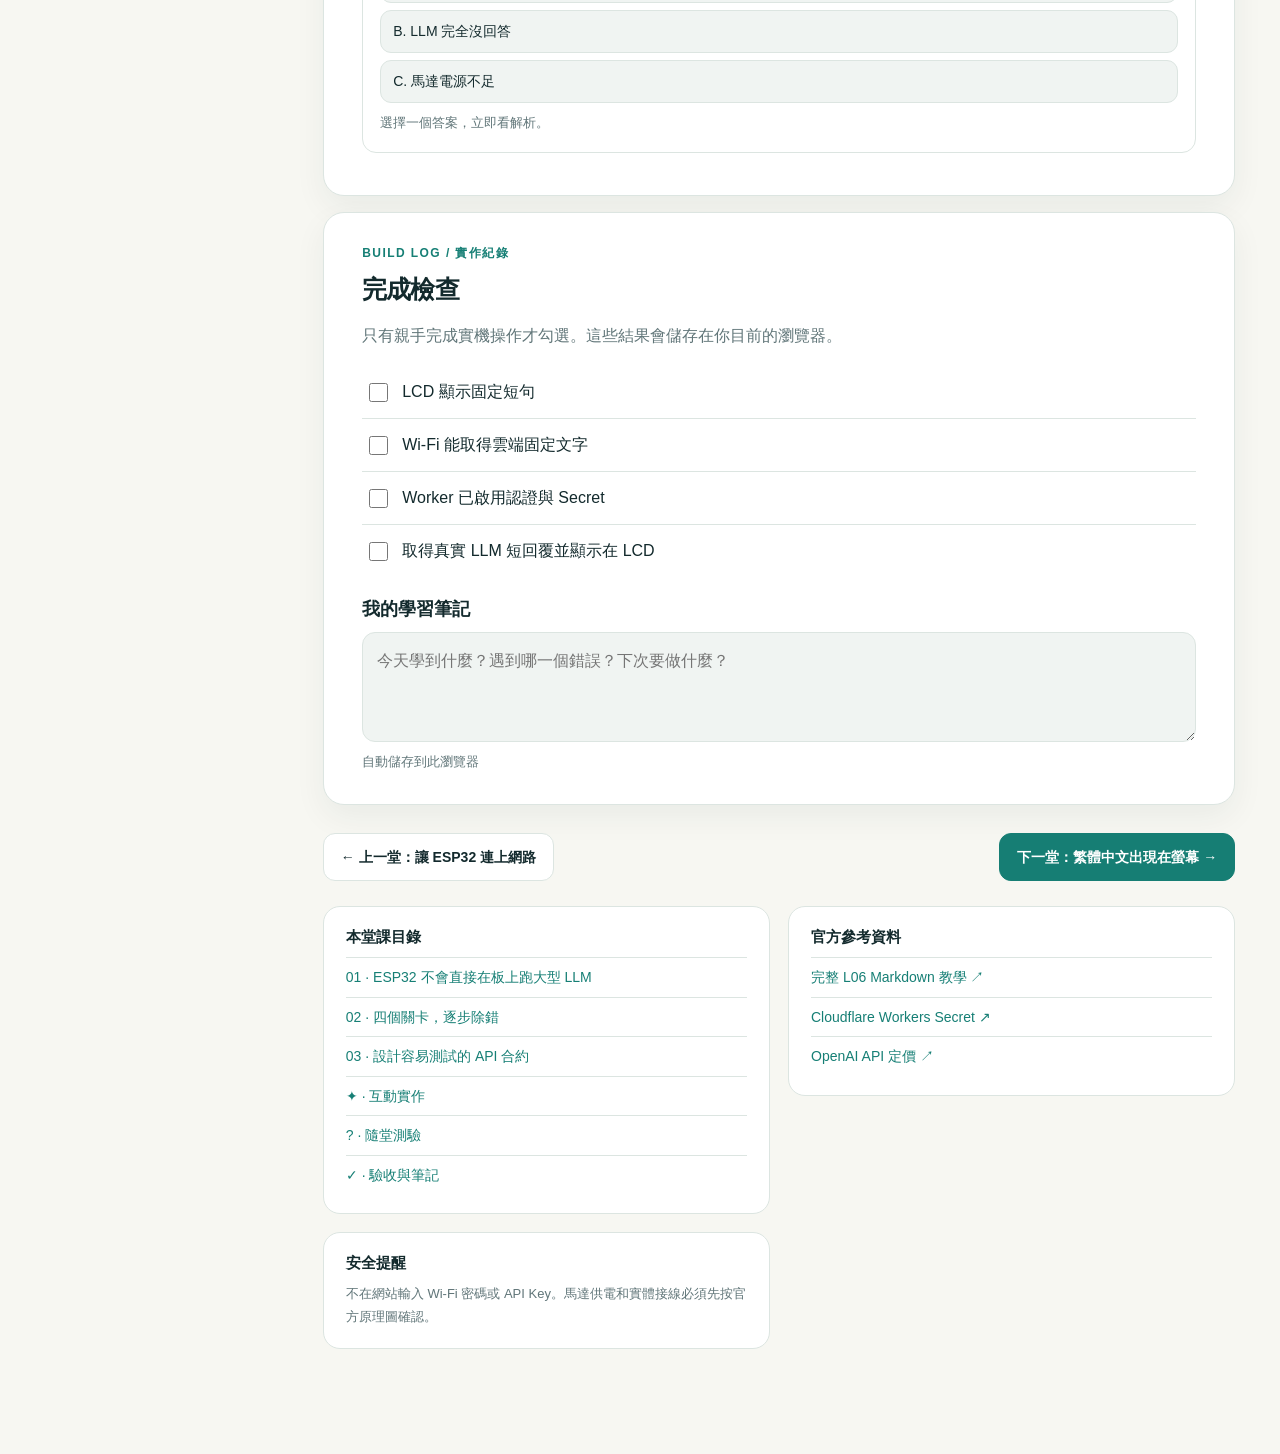
<file: lessons/06.html>
<!doctype html>
<html lang="zh-Hant">
<head>
<meta charset="utf-8">
<meta name="viewport" content="width=device-width,initial-scale=1">
<meta name="theme-color" content="#102b32">
<meta name="description" content="PICO PET LAB：ESP32-S3-LCD-1.47B-M 零基礎到 AI 寵物的 11 堂互動式 HTML 課程，含練習模擬、測驗、筆記與進度備份。">
<title>Lesson 06｜PICO PET LAB</title>
<link rel="stylesheet" href="../assets/style.css?v=20261112-desktop-v2">
<script defer src="../assets/courses.js?v=20261116-x1c-v1"></script>
<script defer src="../assets/app.js?v=20261113-full3d-v1"></script>
</head>
<body data-lesson-id="06">
<div class="layout"><div class="sidebar-scrim" id="scrim"></div><aside class="sidebar" id="sidebar" aria-label="課程導覽"></aside><div class="main"><header id="topbar" class="topbar"></header><main id="app" tabindex="-1"></main></div></div>
<div id="backup-modal" class="modal-back" aria-hidden="true" role="dialog" aria-modal="true" aria-labelledby="backup-title"><div class="modal"><div class="modal-head"><h2 id="backup-title">學習進度備份</h2><button id="backup-close" class="icon-btn" aria-label="關閉">×</button></div><p>你的勾選、測驗答案、筆記儲存在目前這台裝置的瀏覽器，不會自動同步到 GitHub 或其他裝置。建議每週匯出一次 JSON 備份。</p><div class="controls"><button class="btn primary" id="export-progress">↓ 匯出進度 JSON</button><label class="btn" for="import-progress">↑ 匯入進度 JSON</label><input type="file" id="import-progress" accept="application/json,.json" style="display:none"></div><hr style="border:0;border-top:1px solid var(--line);margin:20px 0"><p>只有確定不需要舊資料時才清除。匯入會要求確認後覆蓋目前資料。</p><button class="btn danger" id="reset-progress">清除所有學習進度</button></div></div><div id="toast" class="toast" role="status" aria-live="polite"></div>
<noscript><div style="padding:32px;font-family:sans-serif">此互動課程需要啟用瀏覽器 JavaScript。你仍可在 GitHub 的 docs/ 目錄閱讀 Markdown 版課程。</div></noscript>
</body></html>
</file>
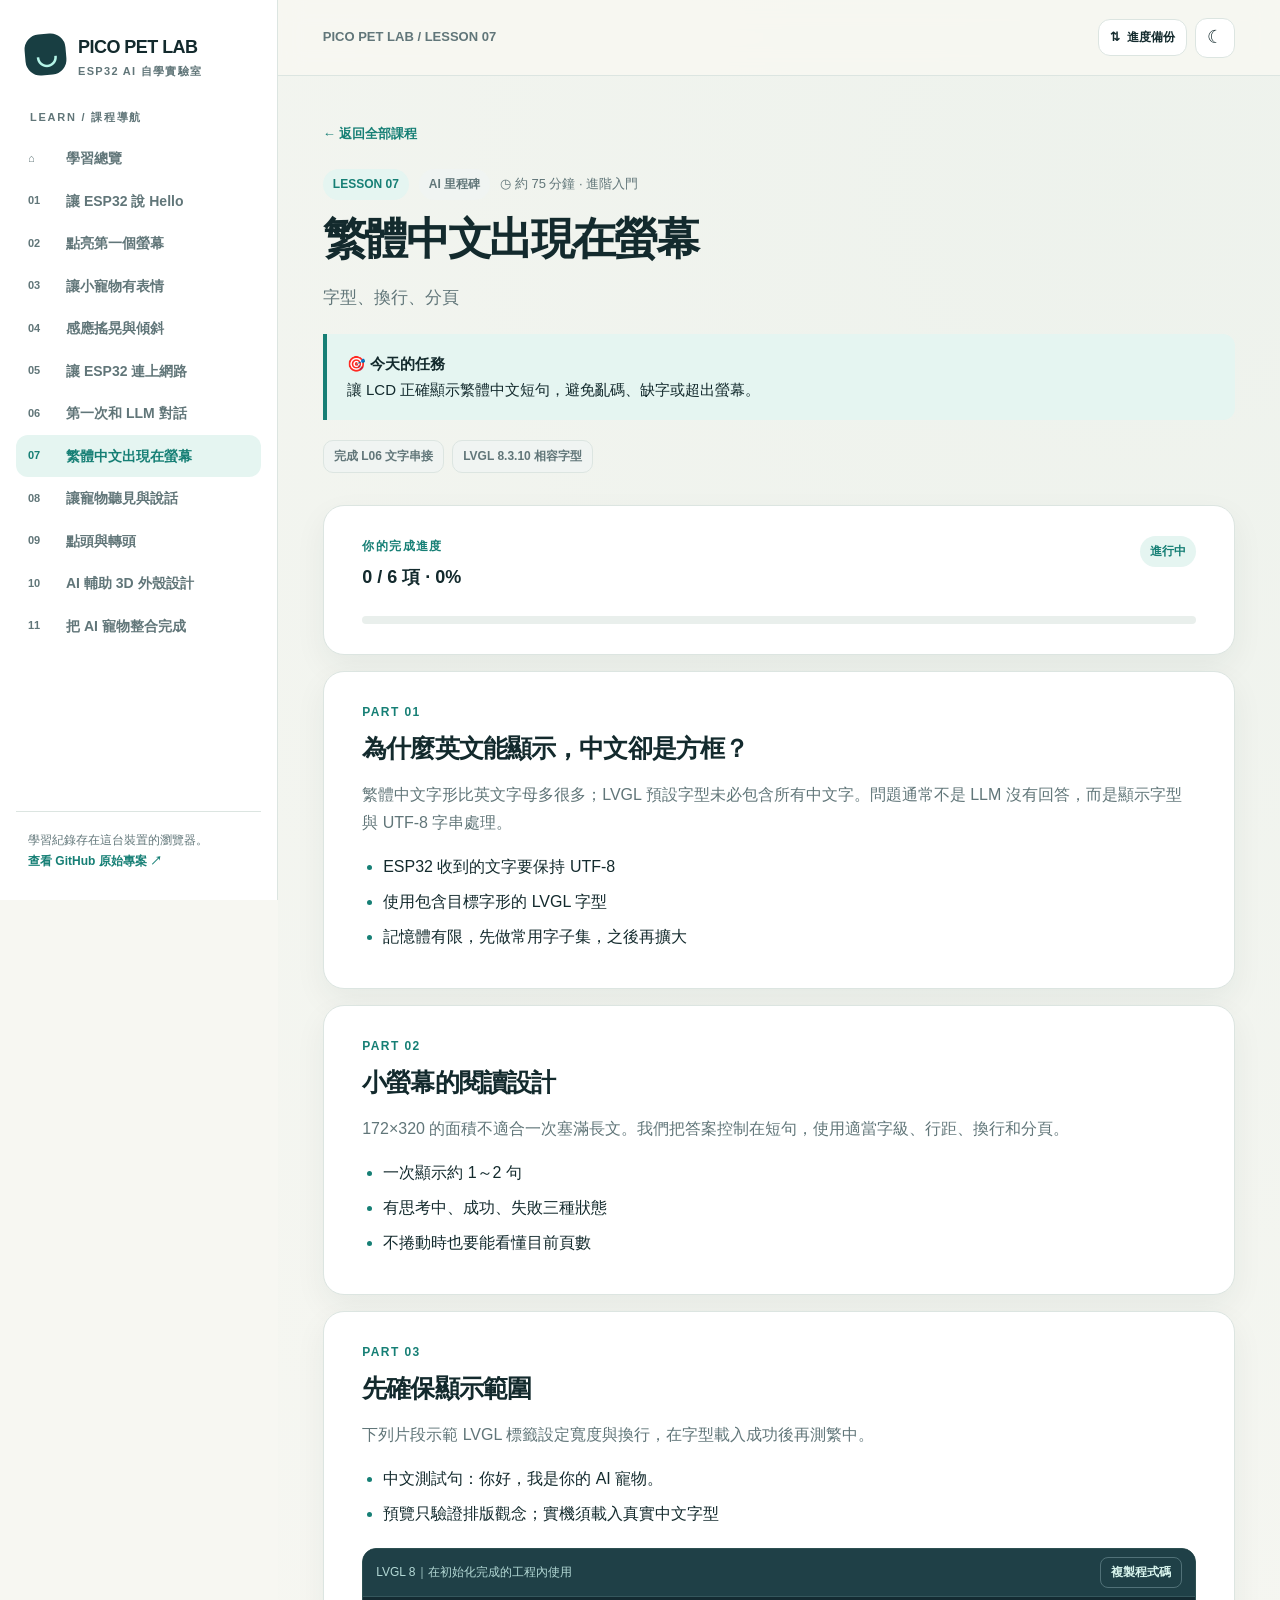
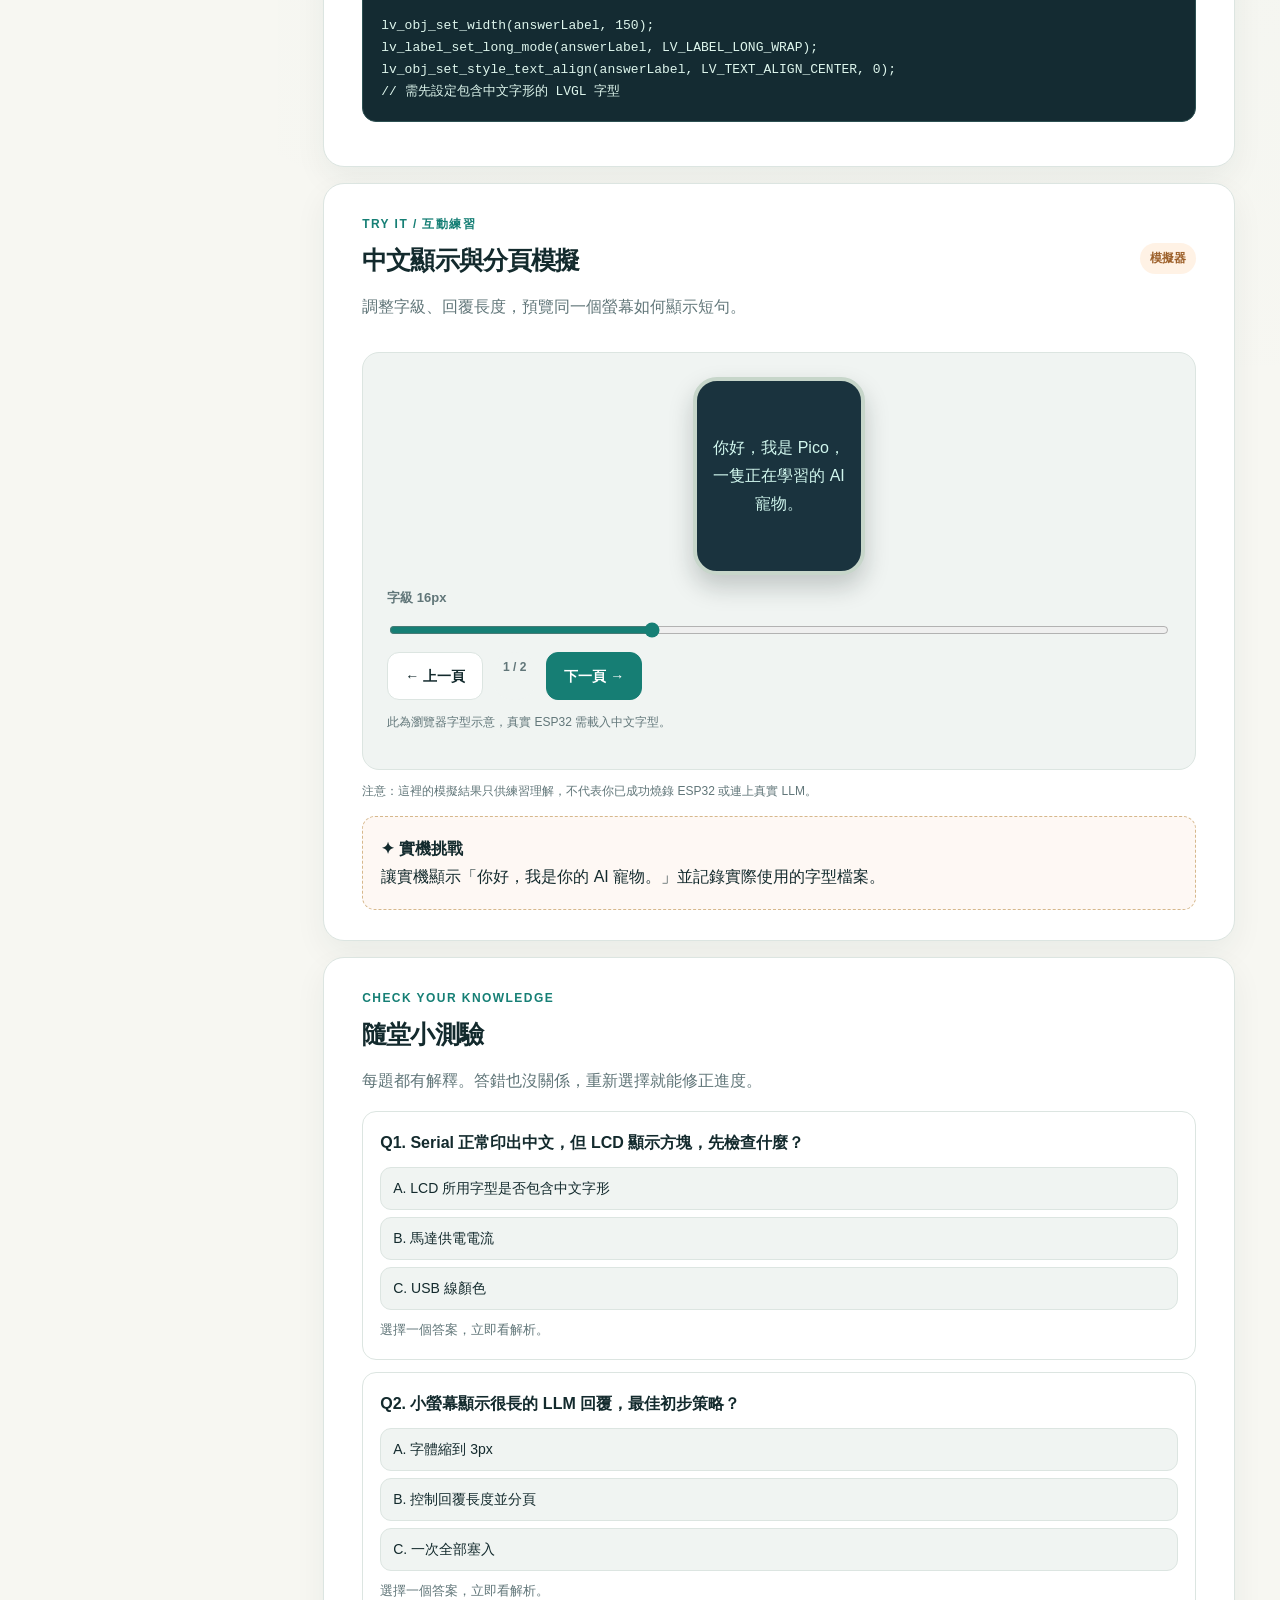
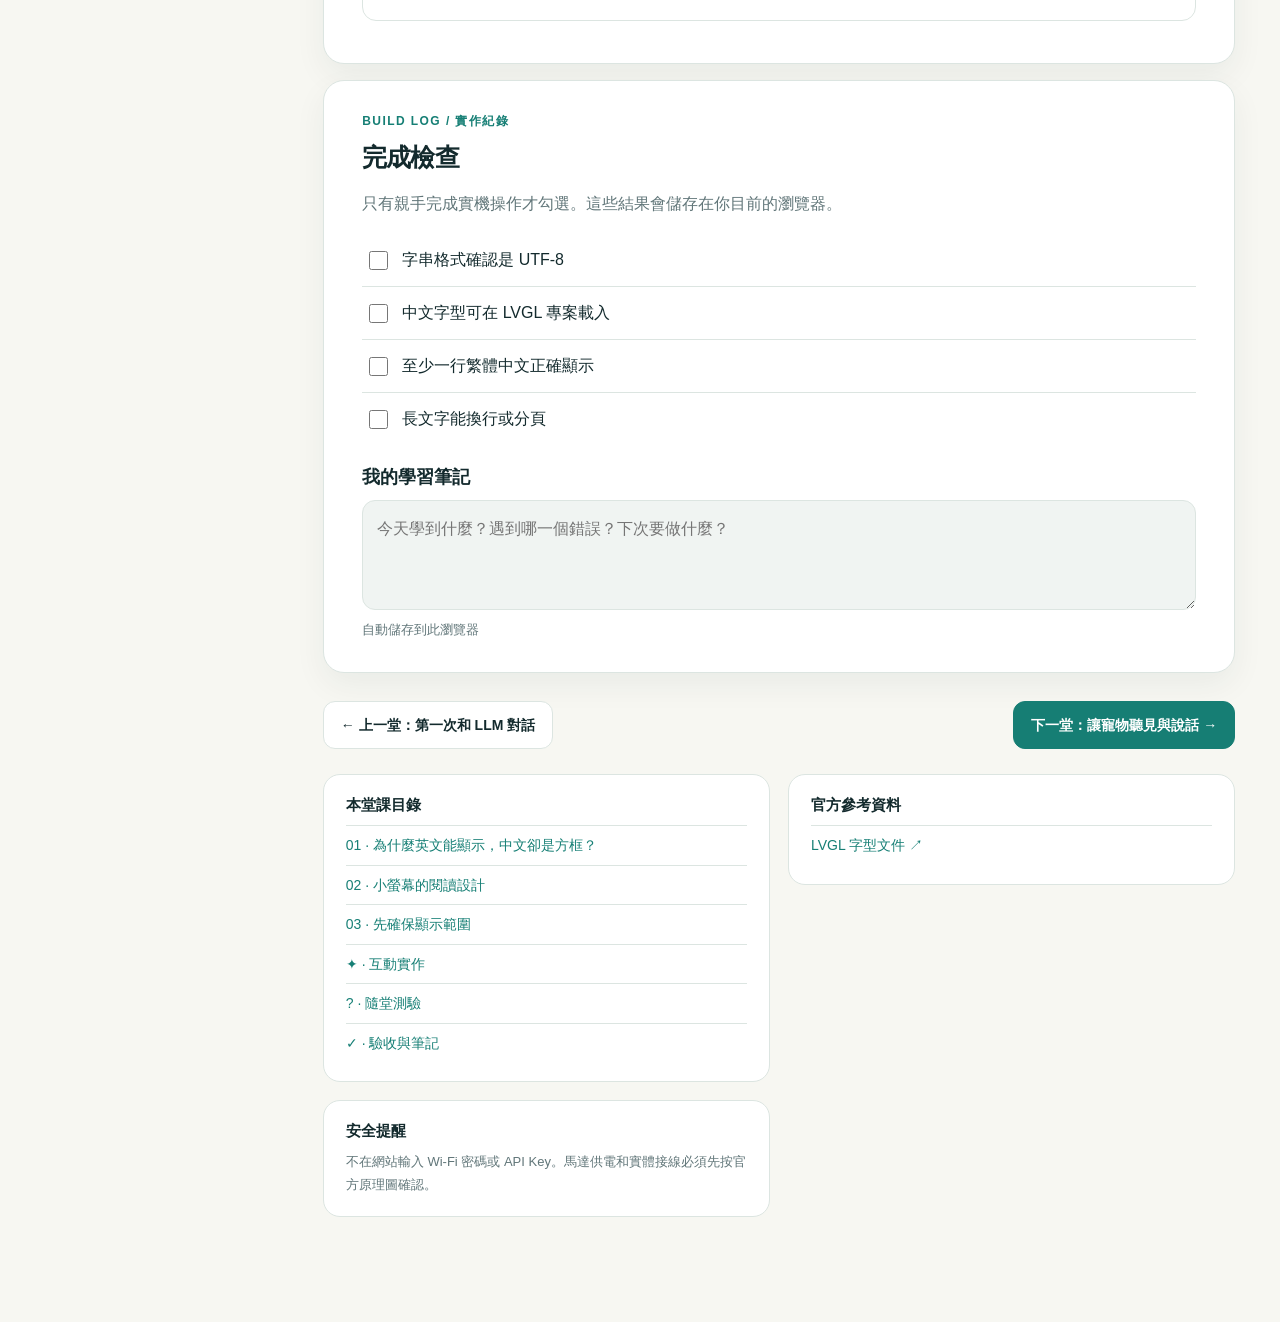
<file: lessons/07.html>
<!doctype html>
<html lang="zh-Hant">
<head>
<meta charset="utf-8">
<meta name="viewport" content="width=device-width,initial-scale=1">
<meta name="theme-color" content="#102b32">
<meta name="description" content="PICO PET LAB：ESP32-S3-LCD-1.47B-M 零基礎到 AI 寵物的 11 堂互動式 HTML 課程，含練習模擬、測驗、筆記與進度備份。">
<title>Lesson 07｜PICO PET LAB</title>
<link rel="stylesheet" href="../assets/style.css?v=20261112-desktop-v2">
<script defer src="../assets/courses.js?v=20261116-x1c-v1"></script>
<script defer src="../assets/app.js?v=20261113-full3d-v1"></script>
</head>
<body data-lesson-id="07">
<div class="layout"><div class="sidebar-scrim" id="scrim"></div><aside class="sidebar" id="sidebar" aria-label="課程導覽"></aside><div class="main"><header id="topbar" class="topbar"></header><main id="app" tabindex="-1"></main></div></div>
<div id="backup-modal" class="modal-back" aria-hidden="true" role="dialog" aria-modal="true" aria-labelledby="backup-title"><div class="modal"><div class="modal-head"><h2 id="backup-title">學習進度備份</h2><button id="backup-close" class="icon-btn" aria-label="關閉">×</button></div><p>你的勾選、測驗答案、筆記儲存在目前這台裝置的瀏覽器，不會自動同步到 GitHub 或其他裝置。建議每週匯出一次 JSON 備份。</p><div class="controls"><button class="btn primary" id="export-progress">↓ 匯出進度 JSON</button><label class="btn" for="import-progress">↑ 匯入進度 JSON</label><input type="file" id="import-progress" accept="application/json,.json" style="display:none"></div><hr style="border:0;border-top:1px solid var(--line);margin:20px 0"><p>只有確定不需要舊資料時才清除。匯入會要求確認後覆蓋目前資料。</p><button class="btn danger" id="reset-progress">清除所有學習進度</button></div></div><div id="toast" class="toast" role="status" aria-live="polite"></div>
<noscript><div style="padding:32px;font-family:sans-serif">此互動課程需要啟用瀏覽器 JavaScript。你仍可在 GitHub 的 docs/ 目錄閱讀 Markdown 版課程。</div></noscript>
</body></html>
</file>
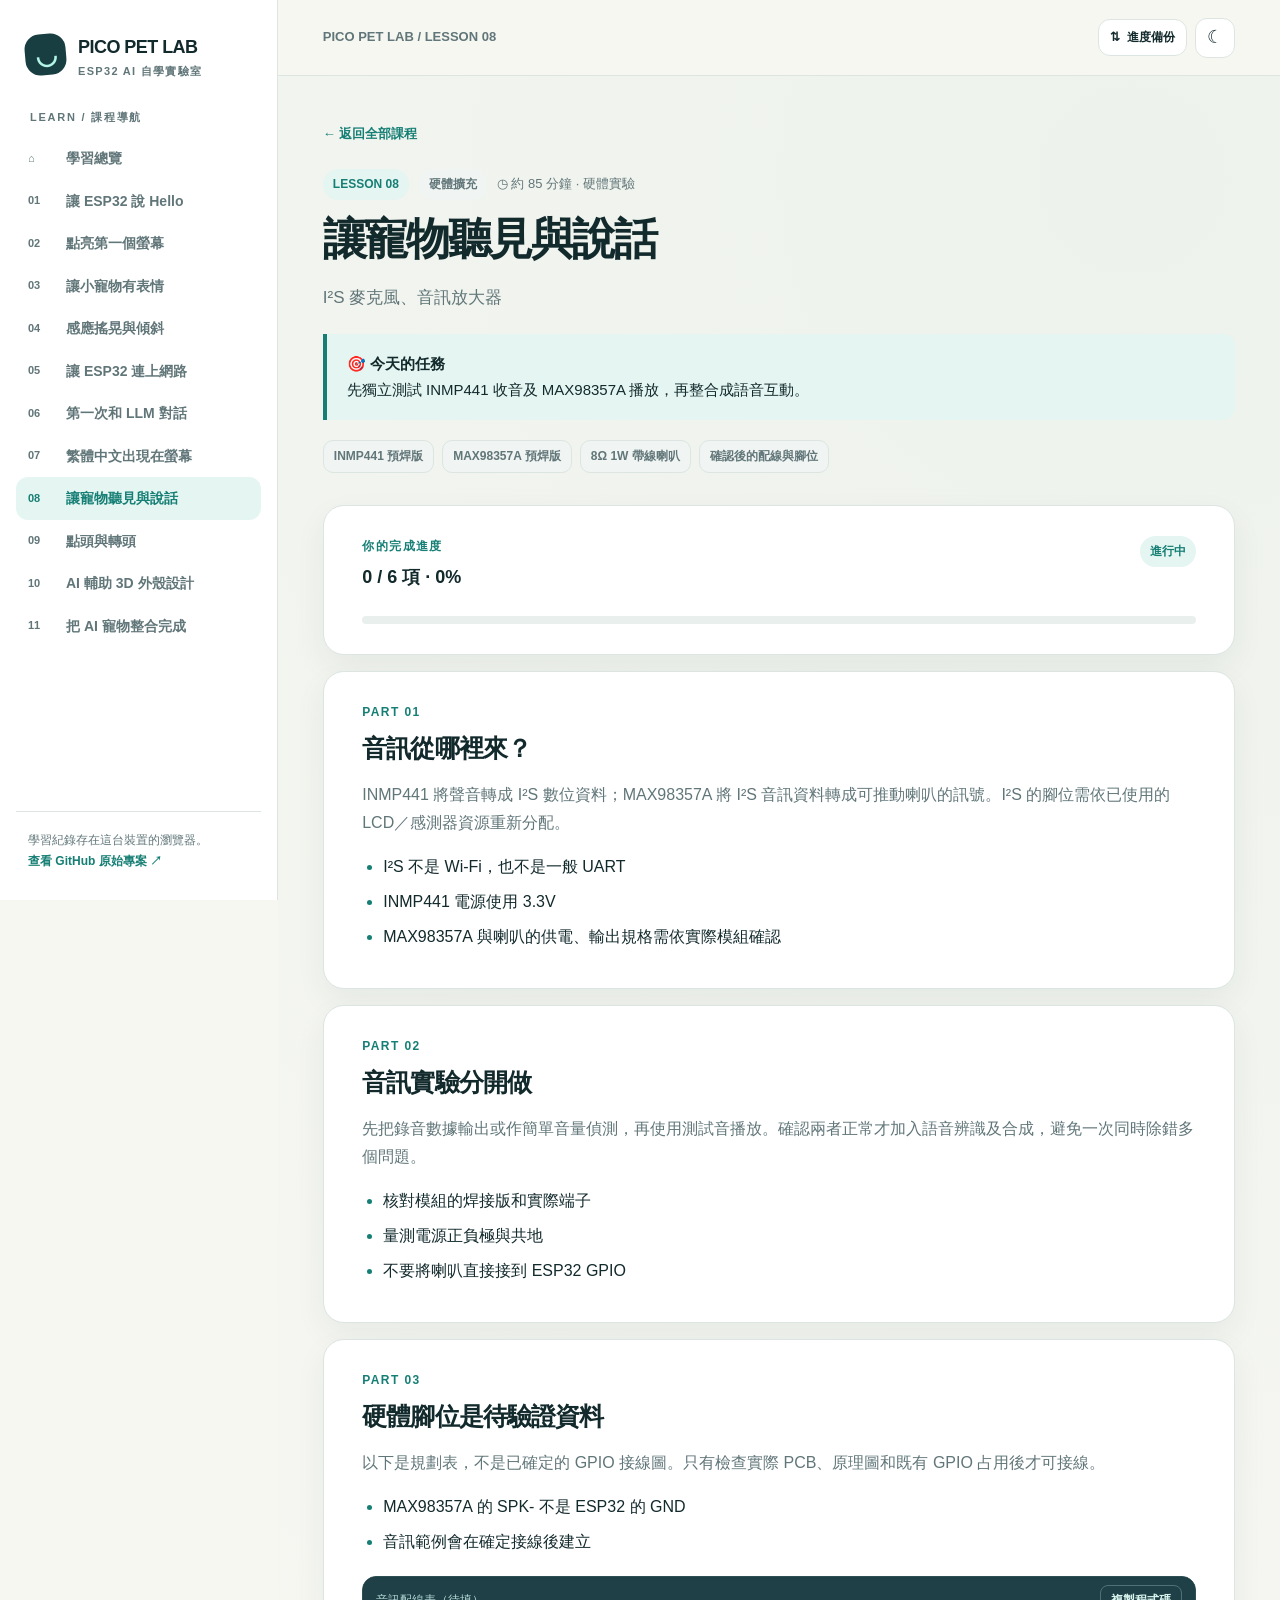
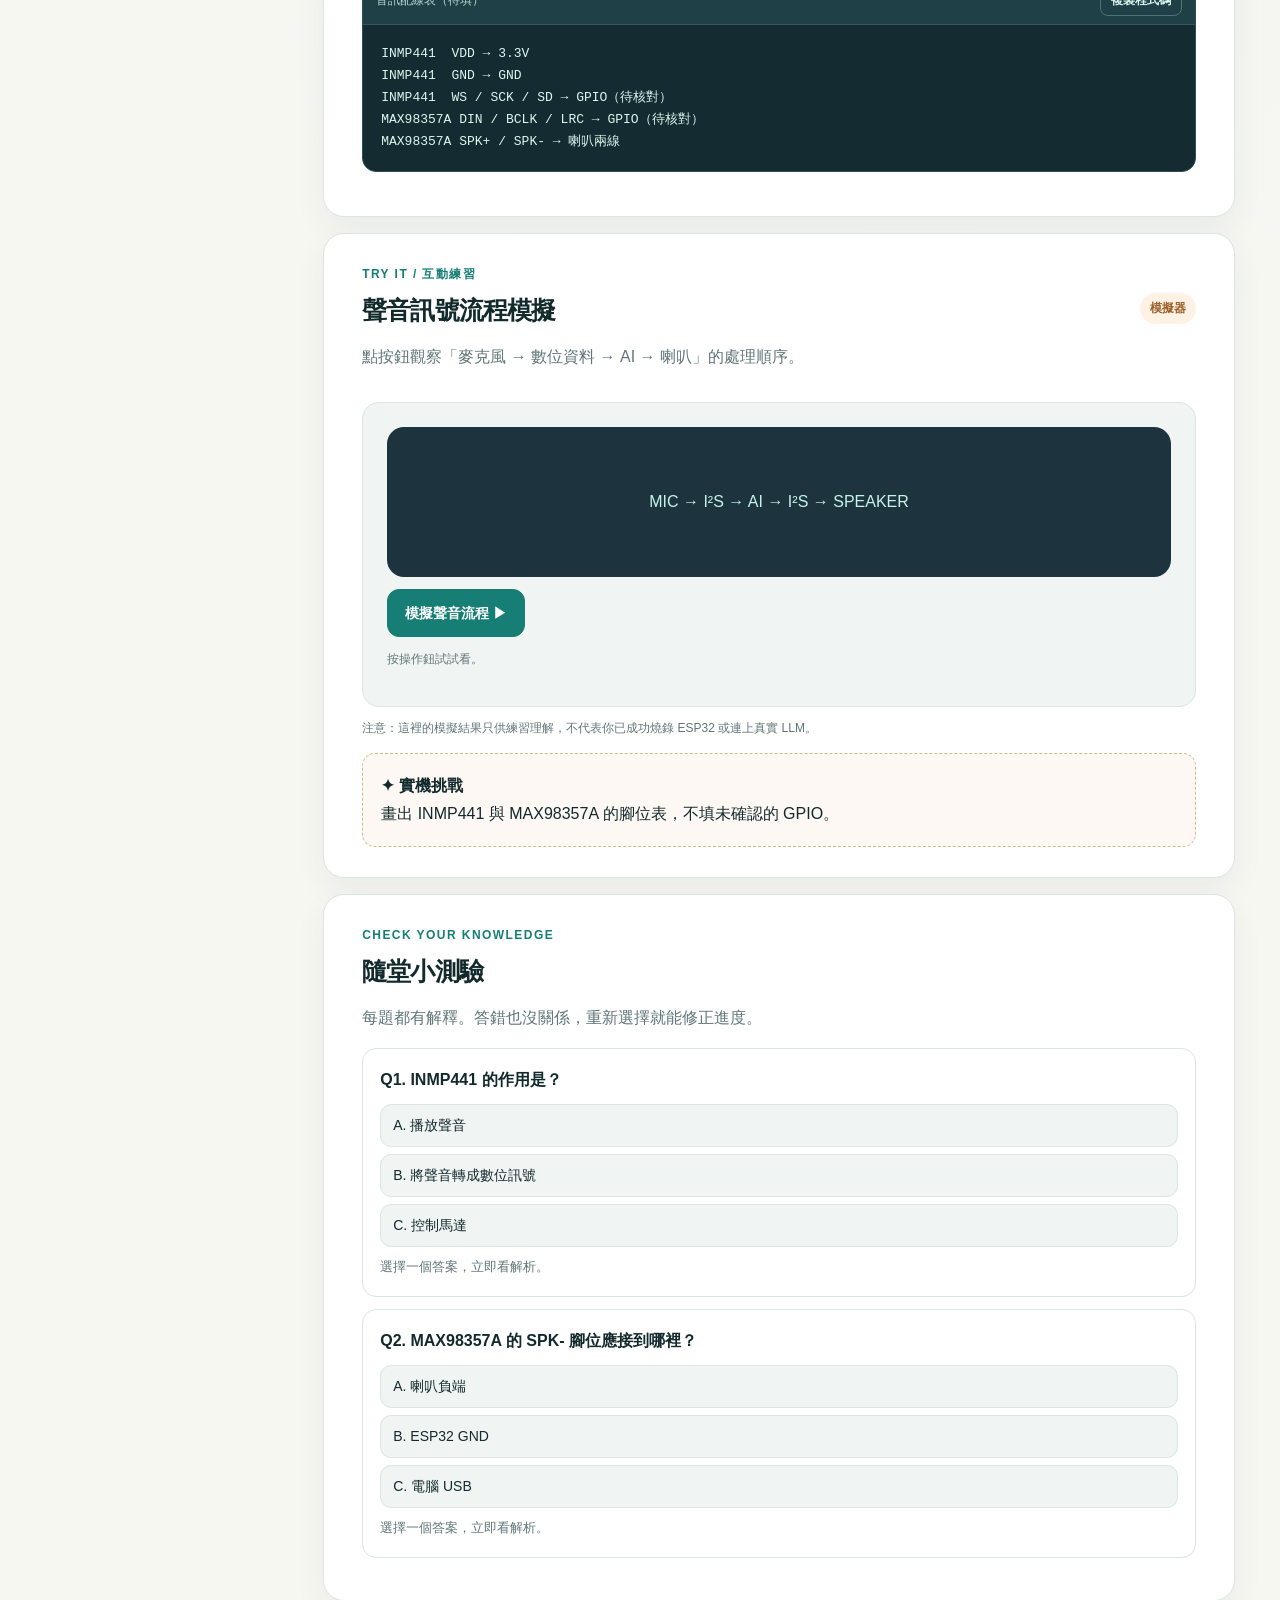
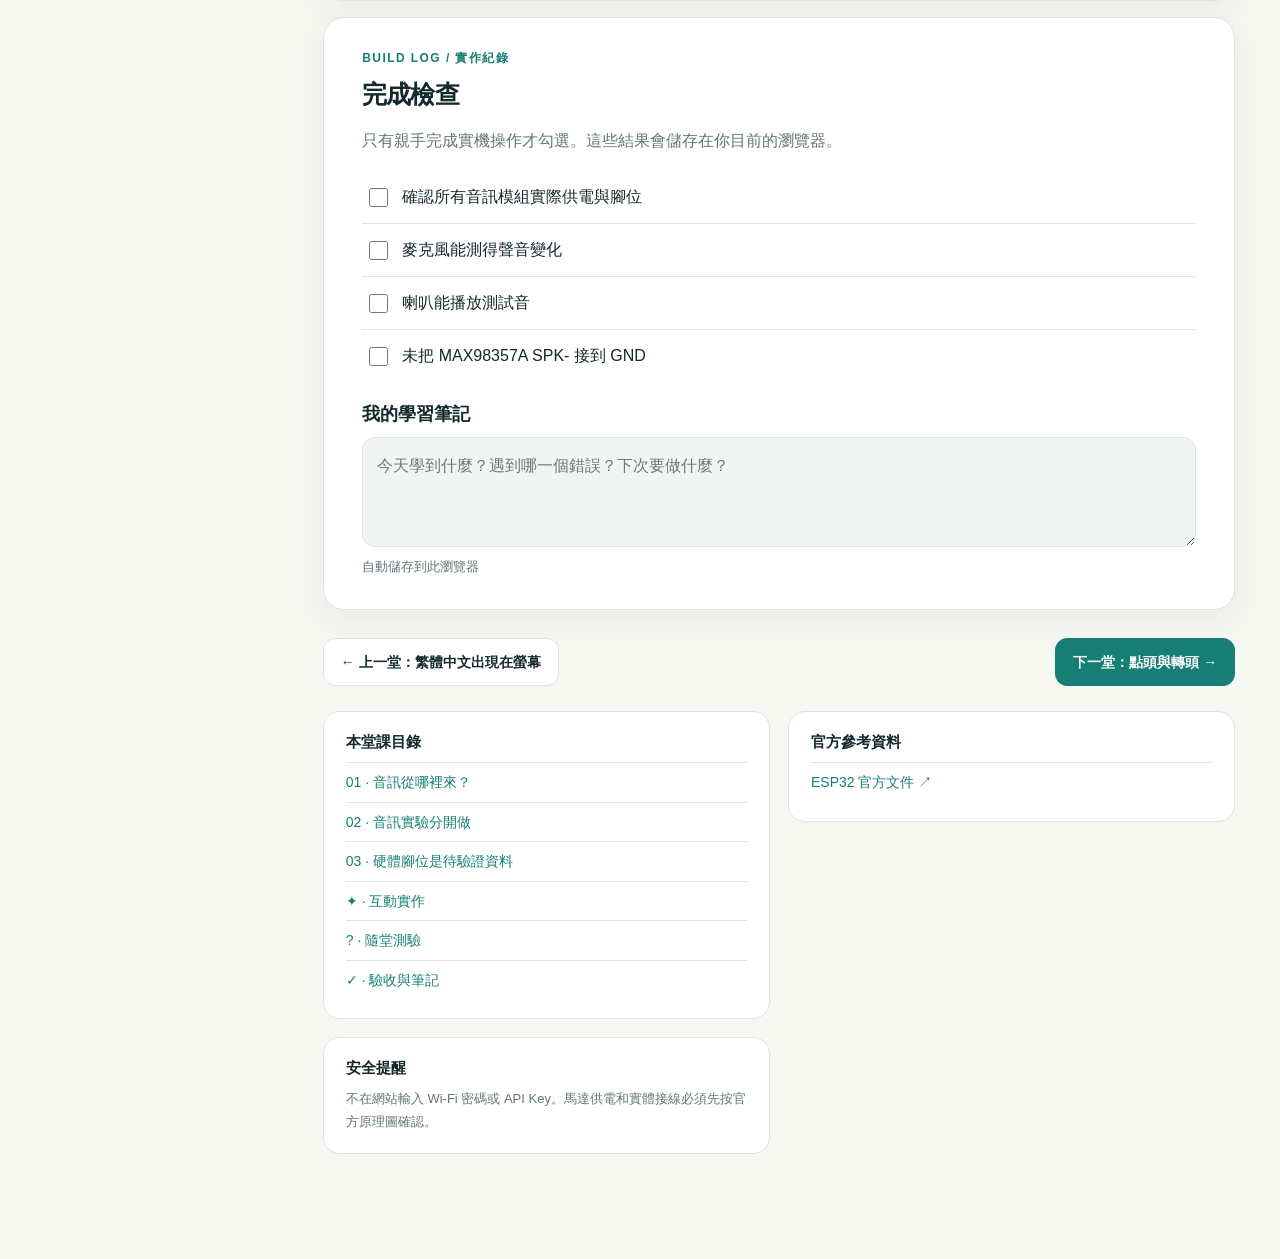
<file: lessons/08.html>
<!doctype html>
<html lang="zh-Hant">
<head>
<meta charset="utf-8">
<meta name="viewport" content="width=device-width,initial-scale=1">
<meta name="theme-color" content="#102b32">
<meta name="description" content="PICO PET LAB：ESP32-S3-LCD-1.47B-M 零基礎到 AI 寵物的 11 堂互動式 HTML 課程，含練習模擬、測驗、筆記與進度備份。">
<title>Lesson 08｜PICO PET LAB</title>
<link rel="stylesheet" href="../assets/style.css?v=20261112-desktop-v2">
<script defer src="../assets/courses.js?v=20261116-x1c-v1"></script>
<script defer src="../assets/app.js?v=20261113-full3d-v1"></script>
</head>
<body data-lesson-id="08">
<div class="layout"><div class="sidebar-scrim" id="scrim"></div><aside class="sidebar" id="sidebar" aria-label="課程導覽"></aside><div class="main"><header id="topbar" class="topbar"></header><main id="app" tabindex="-1"></main></div></div>
<div id="backup-modal" class="modal-back" aria-hidden="true" role="dialog" aria-modal="true" aria-labelledby="backup-title"><div class="modal"><div class="modal-head"><h2 id="backup-title">學習進度備份</h2><button id="backup-close" class="icon-btn" aria-label="關閉">×</button></div><p>你的勾選、測驗答案、筆記儲存在目前這台裝置的瀏覽器，不會自動同步到 GitHub 或其他裝置。建議每週匯出一次 JSON 備份。</p><div class="controls"><button class="btn primary" id="export-progress">↓ 匯出進度 JSON</button><label class="btn" for="import-progress">↑ 匯入進度 JSON</label><input type="file" id="import-progress" accept="application/json,.json" style="display:none"></div><hr style="border:0;border-top:1px solid var(--line);margin:20px 0"><p>只有確定不需要舊資料時才清除。匯入會要求確認後覆蓋目前資料。</p><button class="btn danger" id="reset-progress">清除所有學習進度</button></div></div><div id="toast" class="toast" role="status" aria-live="polite"></div>
<noscript><div style="padding:32px;font-family:sans-serif">此互動課程需要啟用瀏覽器 JavaScript。你仍可在 GitHub 的 docs/ 目錄閱讀 Markdown 版課程。</div></noscript>
</body></html>
</file>
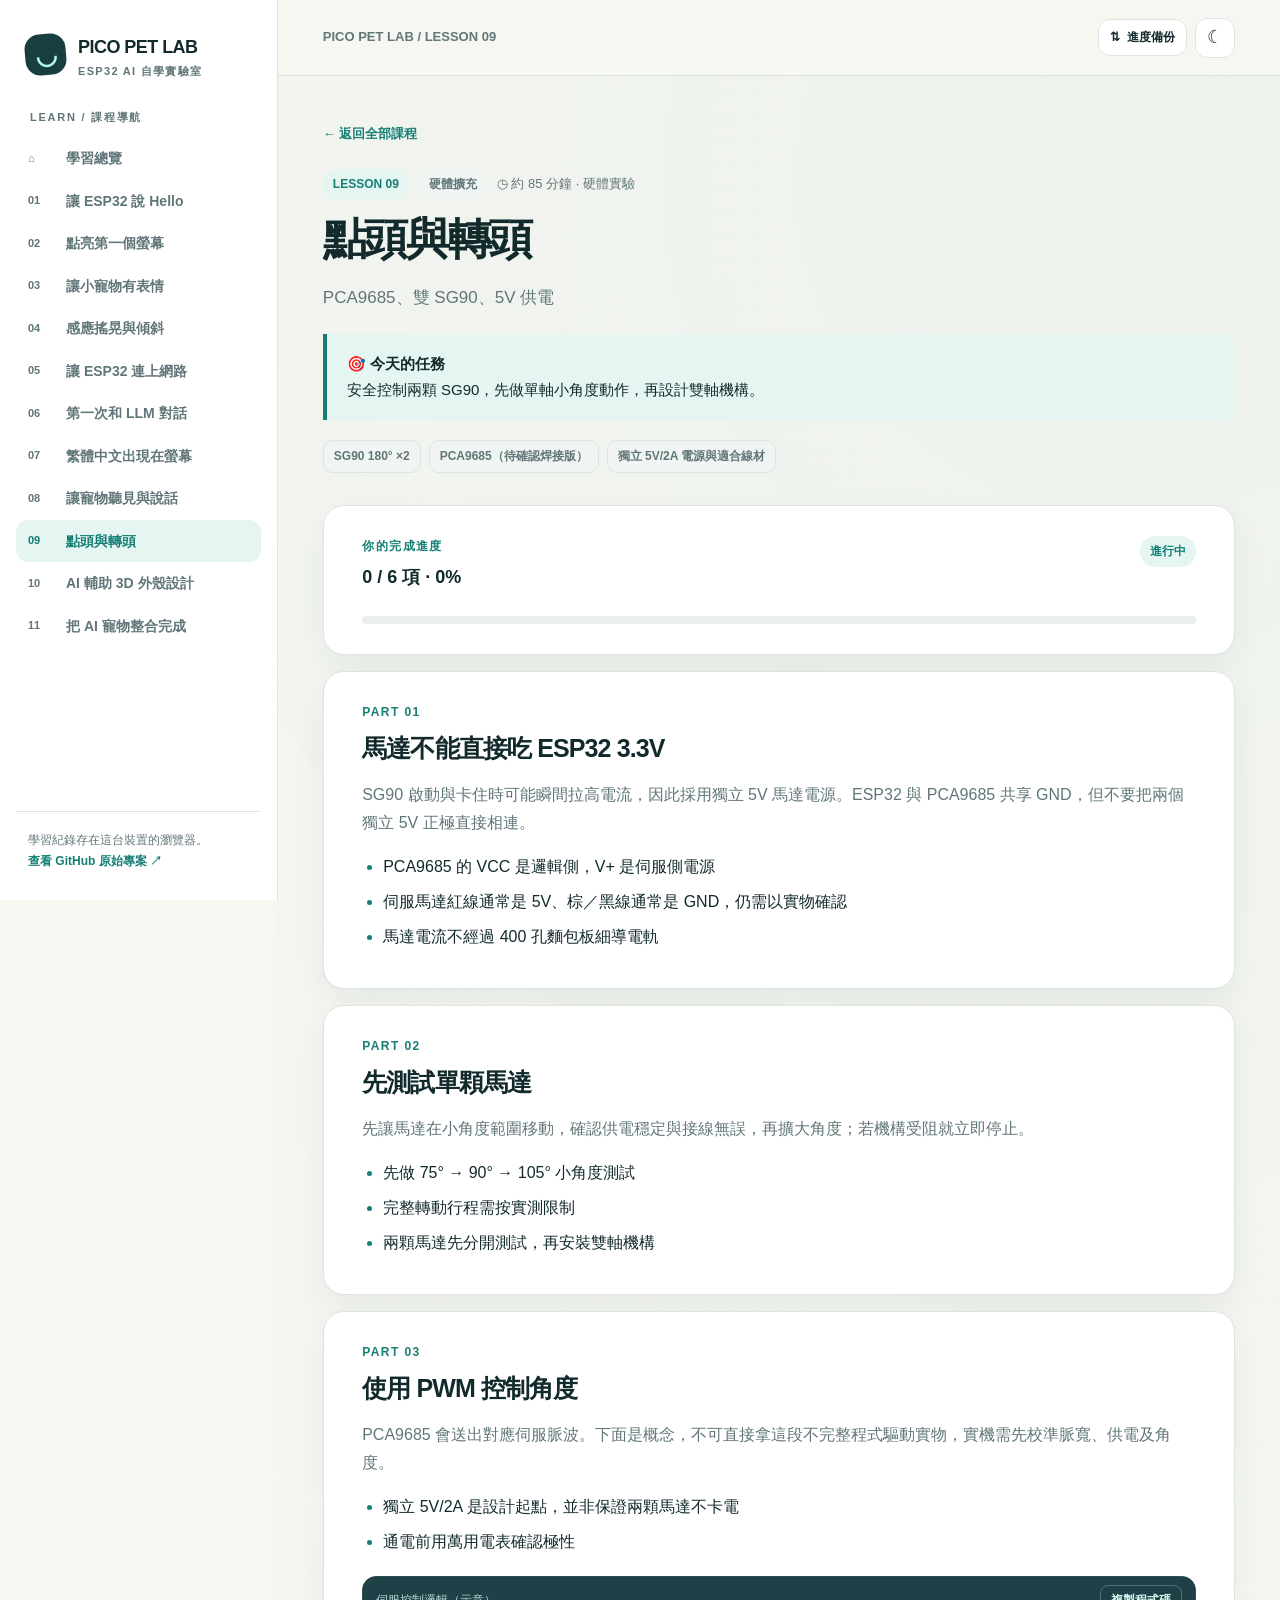
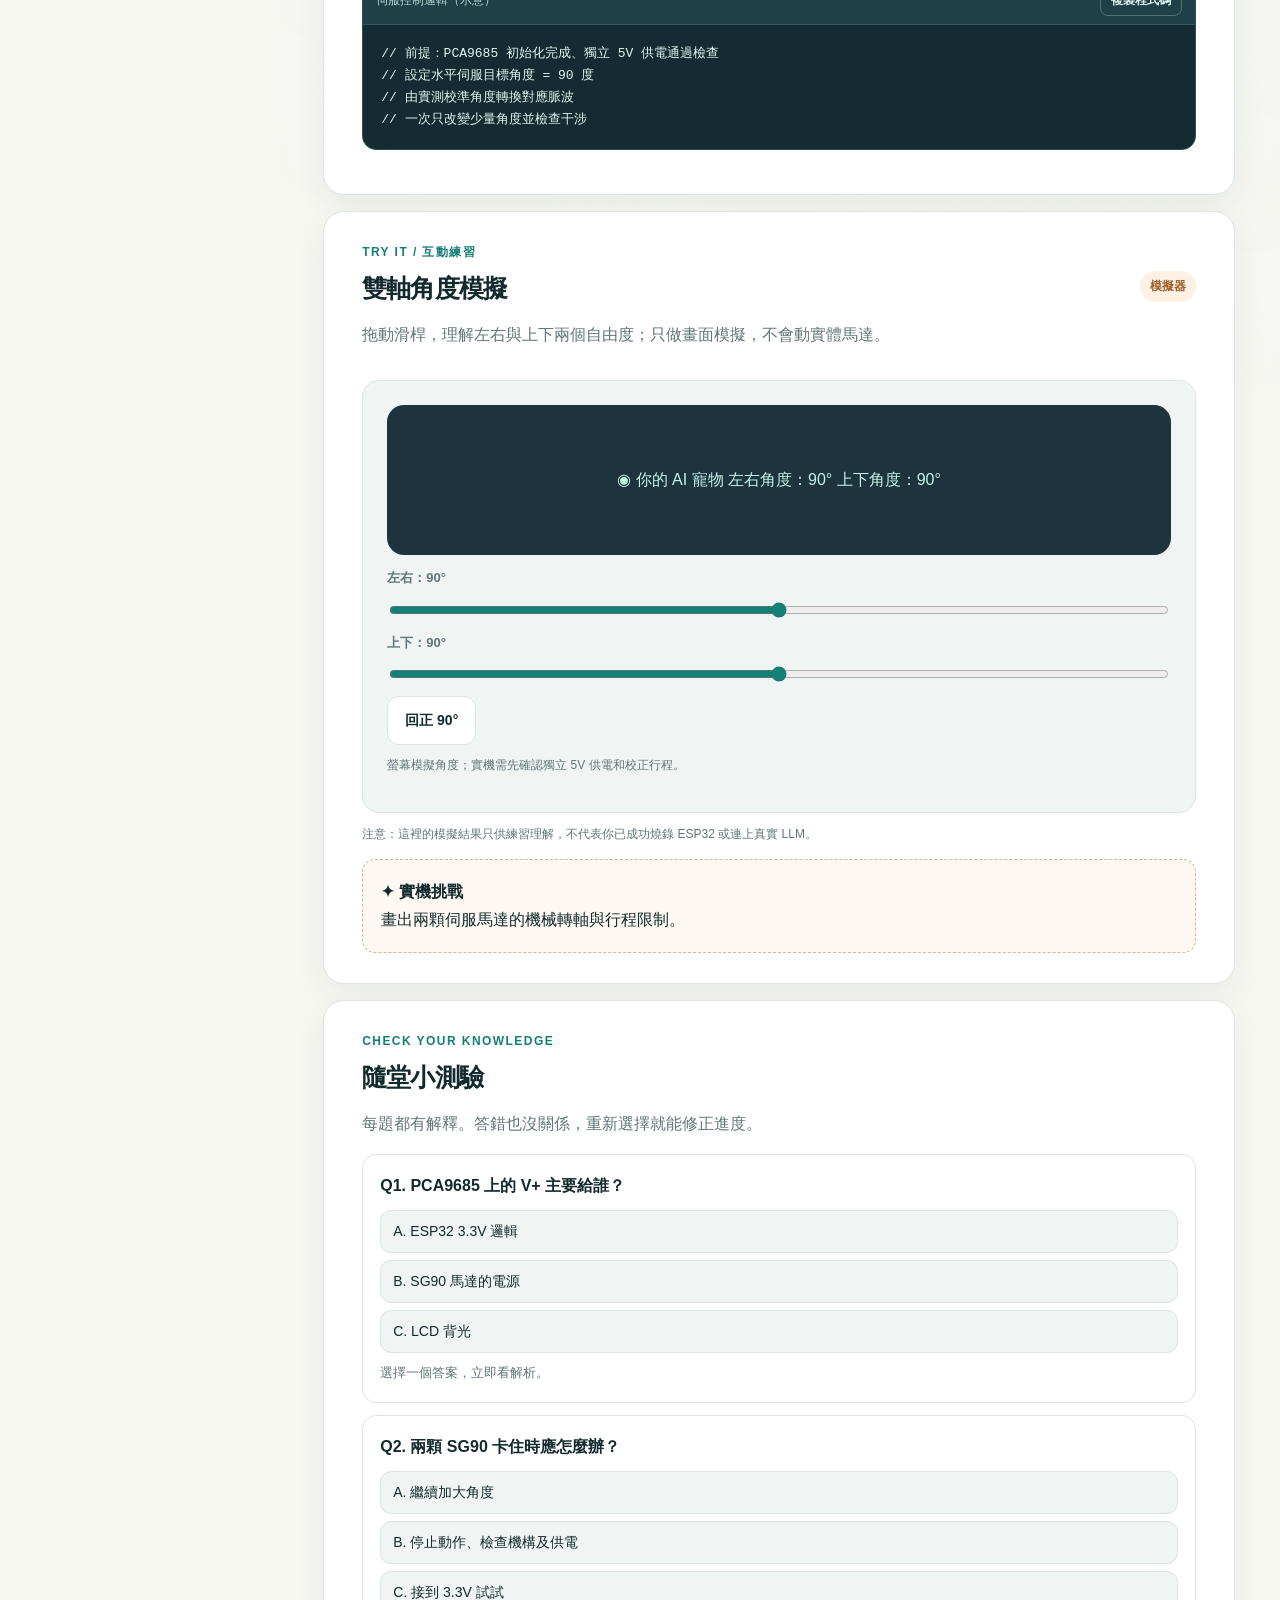
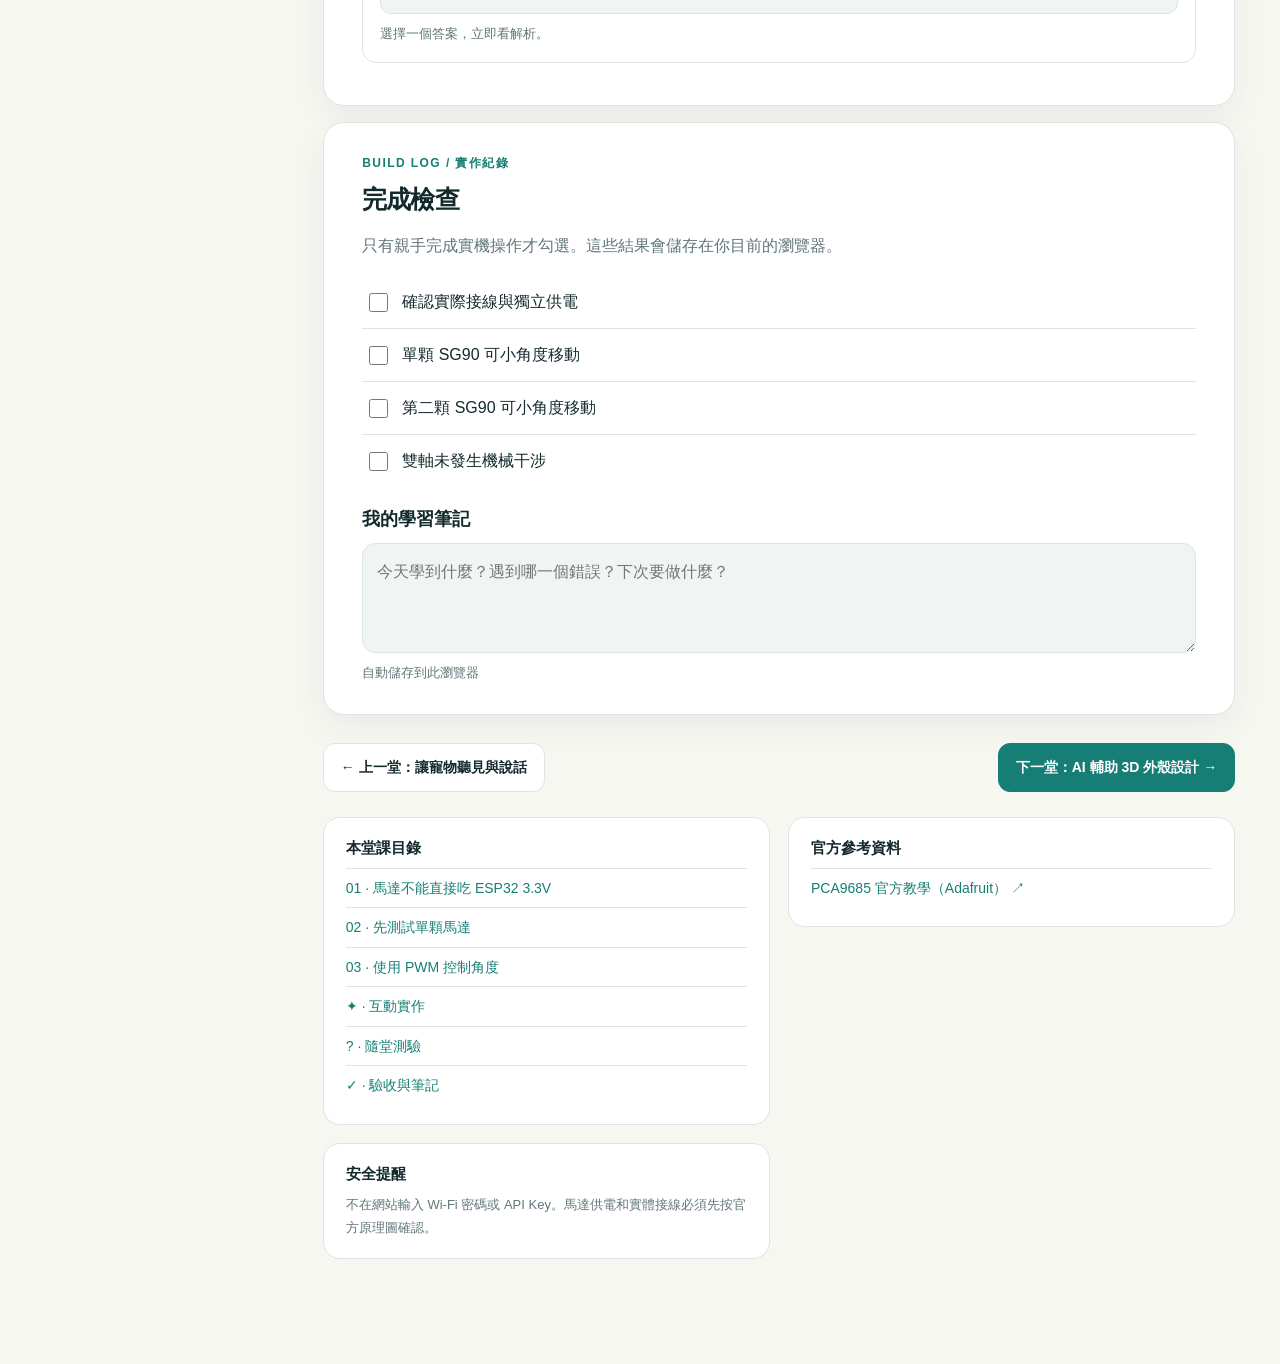
<file: lessons/09.html>
<!doctype html>
<html lang="zh-Hant">
<head>
<meta charset="utf-8">
<meta name="viewport" content="width=device-width,initial-scale=1">
<meta name="theme-color" content="#102b32">
<meta name="description" content="PICO PET LAB：ESP32-S3-LCD-1.47B-M 零基礎到 AI 寵物的 11 堂互動式 HTML 課程，含練習模擬、測驗、筆記與進度備份。">
<title>Lesson 09｜PICO PET LAB</title>
<link rel="stylesheet" href="../assets/style.css?v=20261112-desktop-v2">
<script defer src="../assets/courses.js?v=20261116-x1c-v1"></script>
<script defer src="../assets/app.js?v=20261113-full3d-v1"></script>
</head>
<body data-lesson-id="09">
<div class="layout"><div class="sidebar-scrim" id="scrim"></div><aside class="sidebar" id="sidebar" aria-label="課程導覽"></aside><div class="main"><header id="topbar" class="topbar"></header><main id="app" tabindex="-1"></main></div></div>
<div id="backup-modal" class="modal-back" aria-hidden="true" role="dialog" aria-modal="true" aria-labelledby="backup-title"><div class="modal"><div class="modal-head"><h2 id="backup-title">學習進度備份</h2><button id="backup-close" class="icon-btn" aria-label="關閉">×</button></div><p>你的勾選、測驗答案、筆記儲存在目前這台裝置的瀏覽器，不會自動同步到 GitHub 或其他裝置。建議每週匯出一次 JSON 備份。</p><div class="controls"><button class="btn primary" id="export-progress">↓ 匯出進度 JSON</button><label class="btn" for="import-progress">↑ 匯入進度 JSON</label><input type="file" id="import-progress" accept="application/json,.json" style="display:none"></div><hr style="border:0;border-top:1px solid var(--line);margin:20px 0"><p>只有確定不需要舊資料時才清除。匯入會要求確認後覆蓋目前資料。</p><button class="btn danger" id="reset-progress">清除所有學習進度</button></div></div><div id="toast" class="toast" role="status" aria-live="polite"></div>
<noscript><div style="padding:32px;font-family:sans-serif">此互動課程需要啟用瀏覽器 JavaScript。你仍可在 GitHub 的 docs/ 目錄閱讀 Markdown 版課程。</div></noscript>
</body></html>
</file>
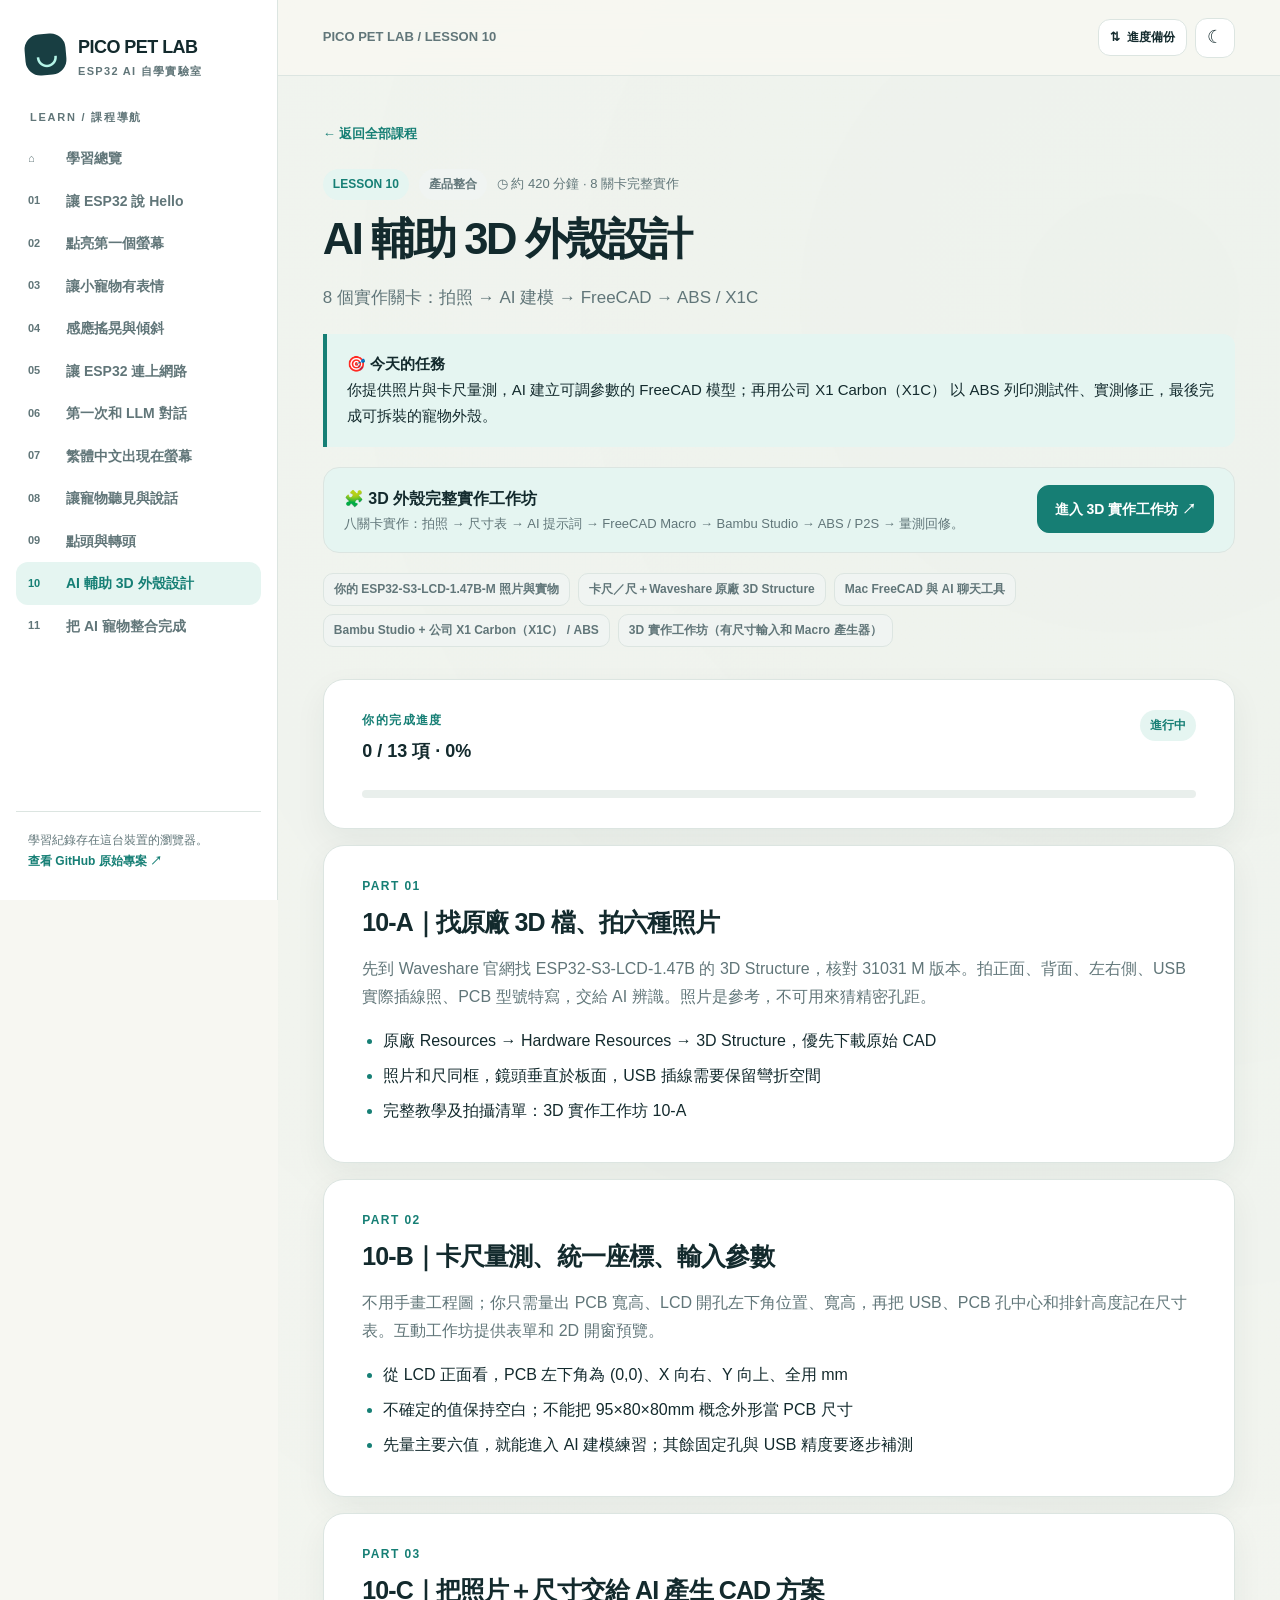
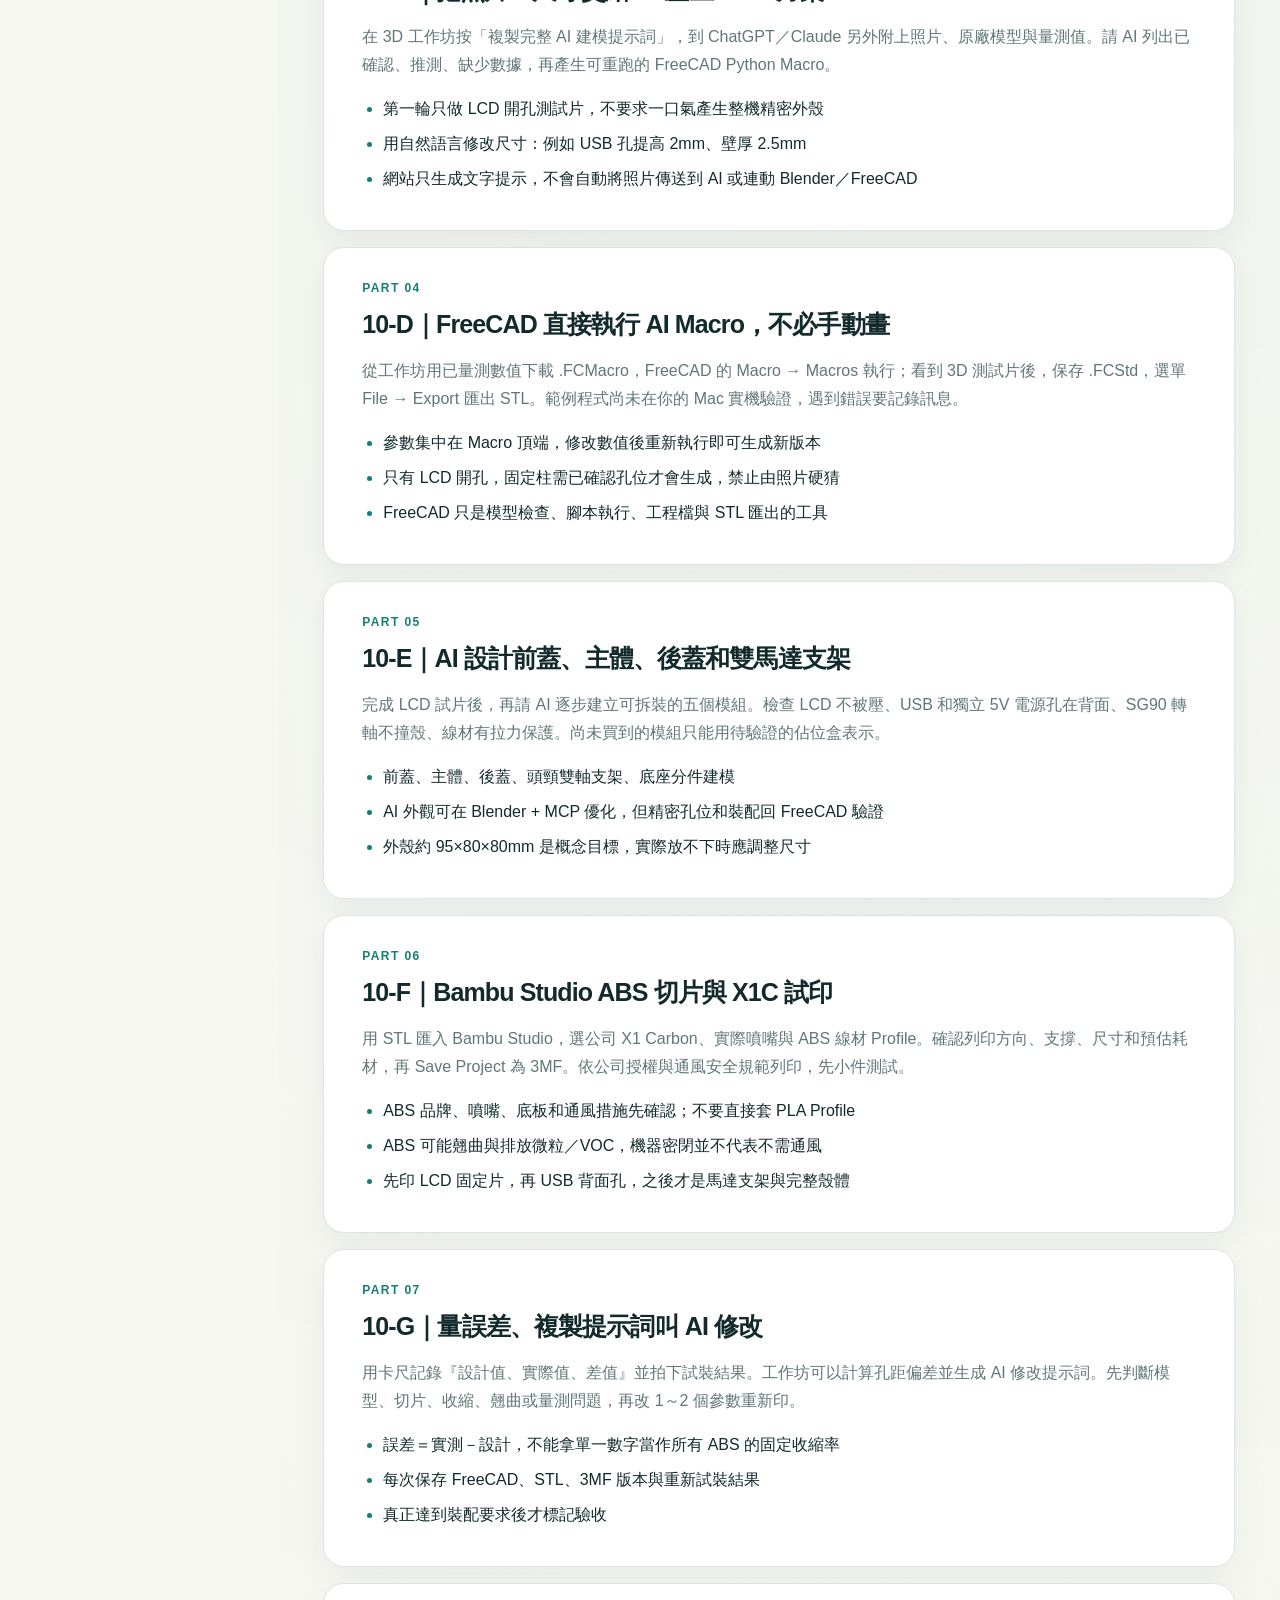
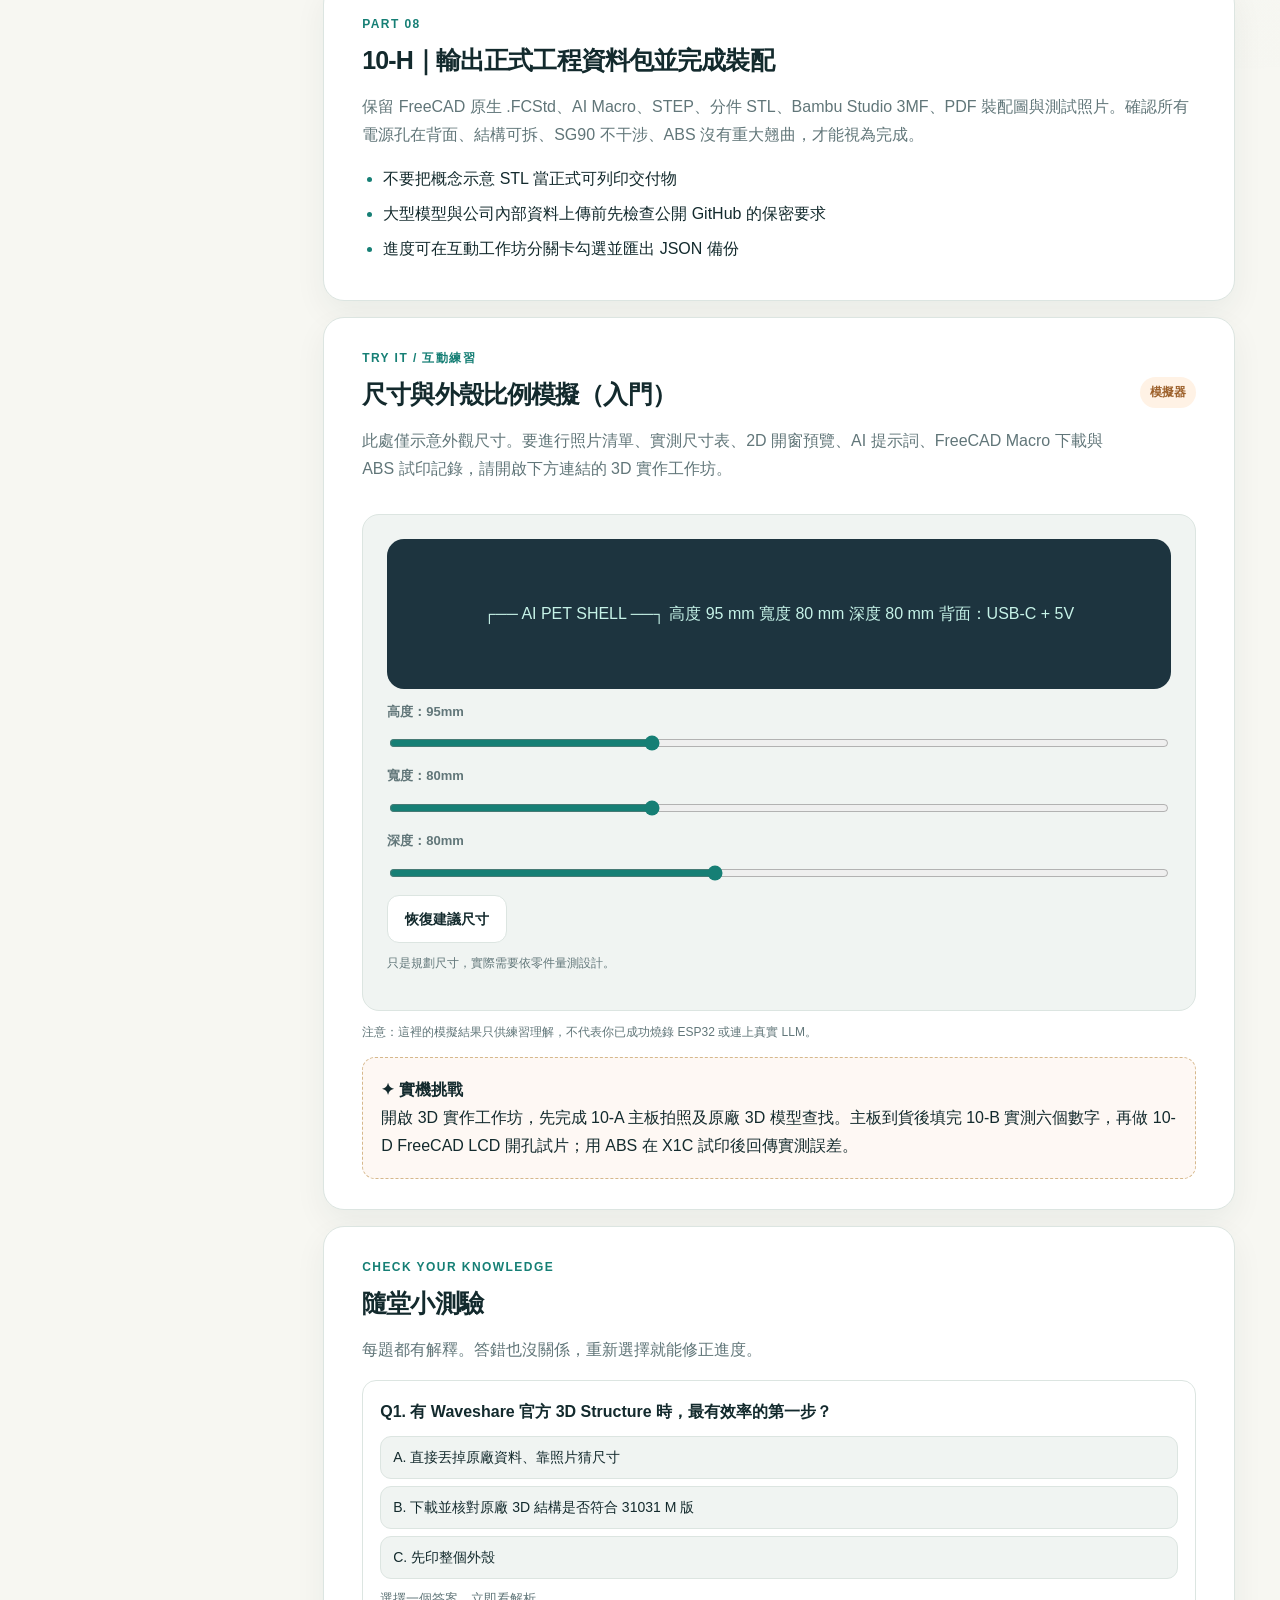
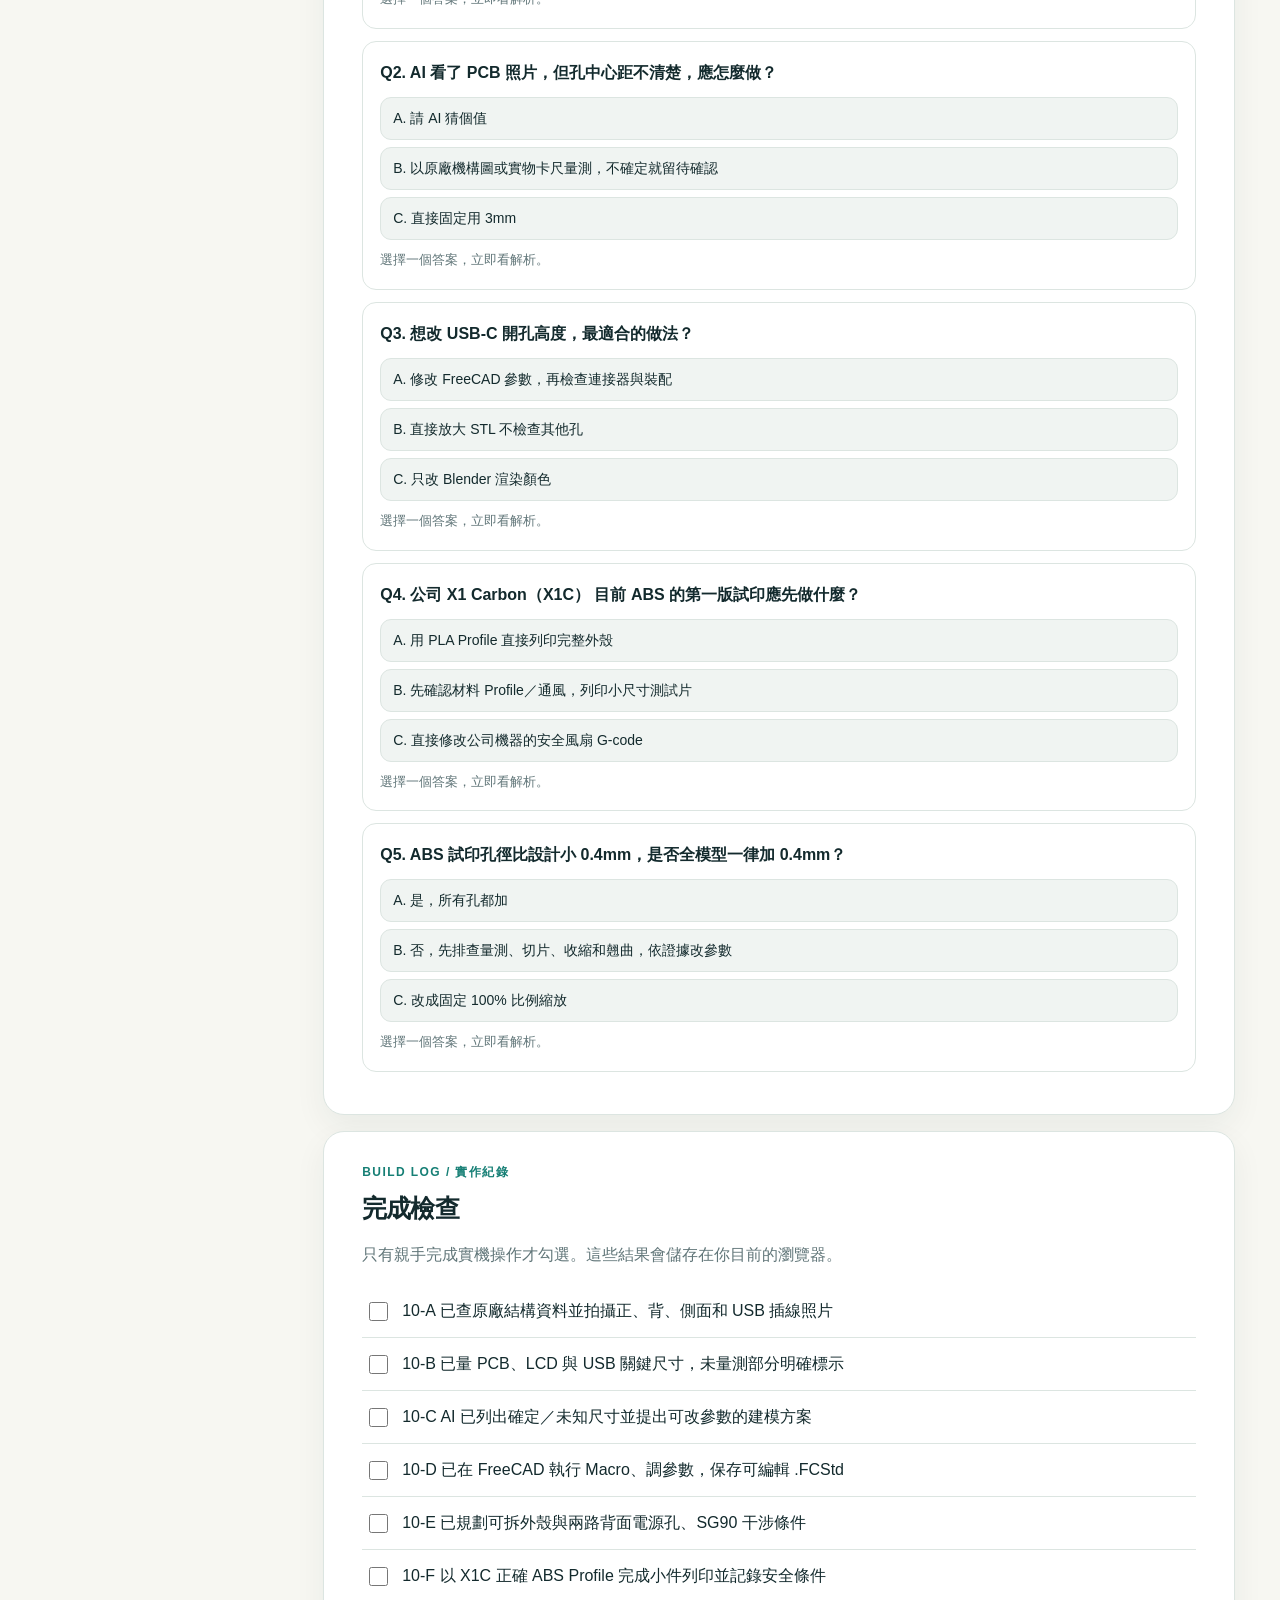
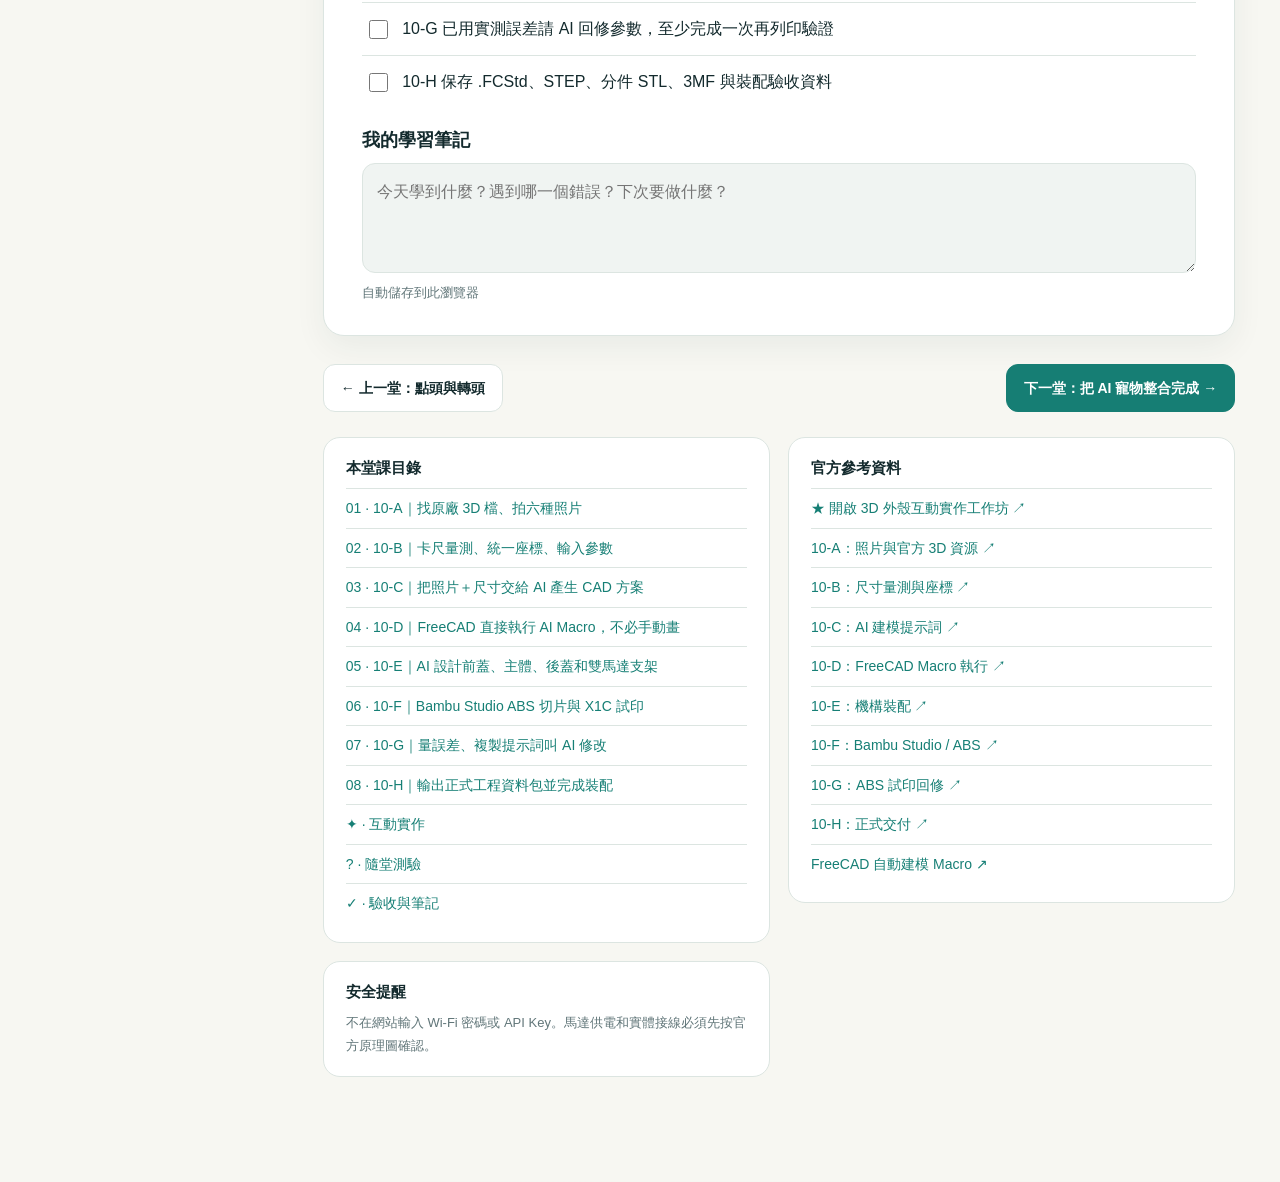
<file: lessons/10.html>
<!doctype html>
<html lang="zh-Hant">
<head>
<meta charset="utf-8">
<meta name="viewport" content="width=device-width,initial-scale=1">
<meta name="theme-color" content="#102b32">
<meta name="description" content="PICO PET LAB：ESP32-S3-LCD-1.47B-M 零基礎到 AI 寵物的 11 堂互動式 HTML 課程，含練習模擬、測驗、筆記與進度備份。">
<title>Lesson 10｜PICO PET LAB</title>
<link rel="stylesheet" href="../assets/style.css?v=20261112-desktop-v2">
<script defer src="../assets/courses.js?v=20261116-x1c-v1"></script>
<script defer src="../assets/app.js?v=20261113-full3d-v1"></script>
</head>
<body data-lesson-id="10">
<div class="layout"><div class="sidebar-scrim" id="scrim"></div><aside class="sidebar" id="sidebar" aria-label="課程導覽"></aside><div class="main"><header id="topbar" class="topbar"></header><main id="app" tabindex="-1"></main></div></div>
<div id="backup-modal" class="modal-back" aria-hidden="true" role="dialog" aria-modal="true" aria-labelledby="backup-title"><div class="modal"><div class="modal-head"><h2 id="backup-title">學習進度備份</h2><button id="backup-close" class="icon-btn" aria-label="關閉">×</button></div><p>你的勾選、測驗答案、筆記儲存在目前這台裝置的瀏覽器，不會自動同步到 GitHub 或其他裝置。建議每週匯出一次 JSON 備份。</p><div class="controls"><button class="btn primary" id="export-progress">↓ 匯出進度 JSON</button><label class="btn" for="import-progress">↑ 匯入進度 JSON</label><input type="file" id="import-progress" accept="application/json,.json" style="display:none"></div><hr style="border:0;border-top:1px solid var(--line);margin:20px 0"><p>只有確定不需要舊資料時才清除。匯入會要求確認後覆蓋目前資料。</p><button class="btn danger" id="reset-progress">清除所有學習進度</button></div></div><div id="toast" class="toast" role="status" aria-live="polite"></div>
<noscript><div style="padding:32px;font-family:sans-serif">此互動課程需要啟用瀏覽器 JavaScript。你仍可在 GitHub 的 docs/ 目錄閱讀 Markdown 版課程。</div></noscript>
</body></html>
</file>
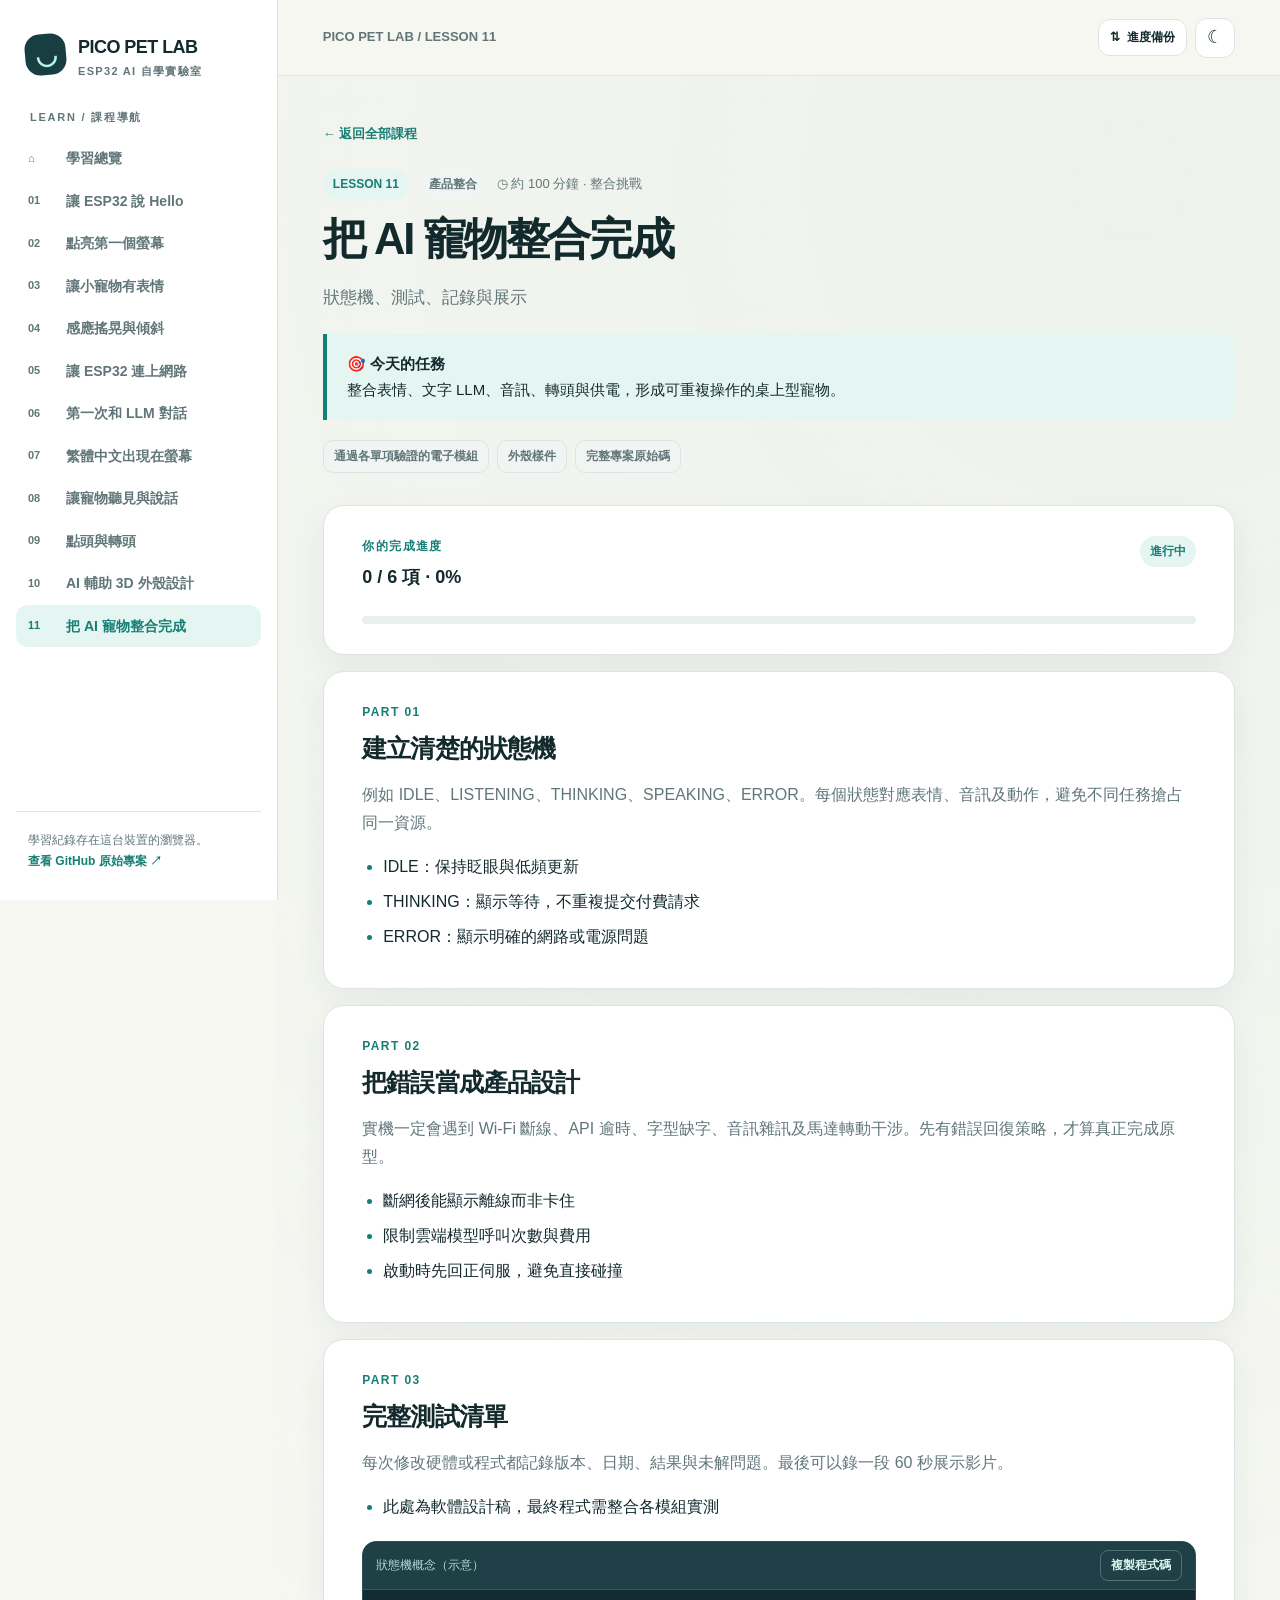
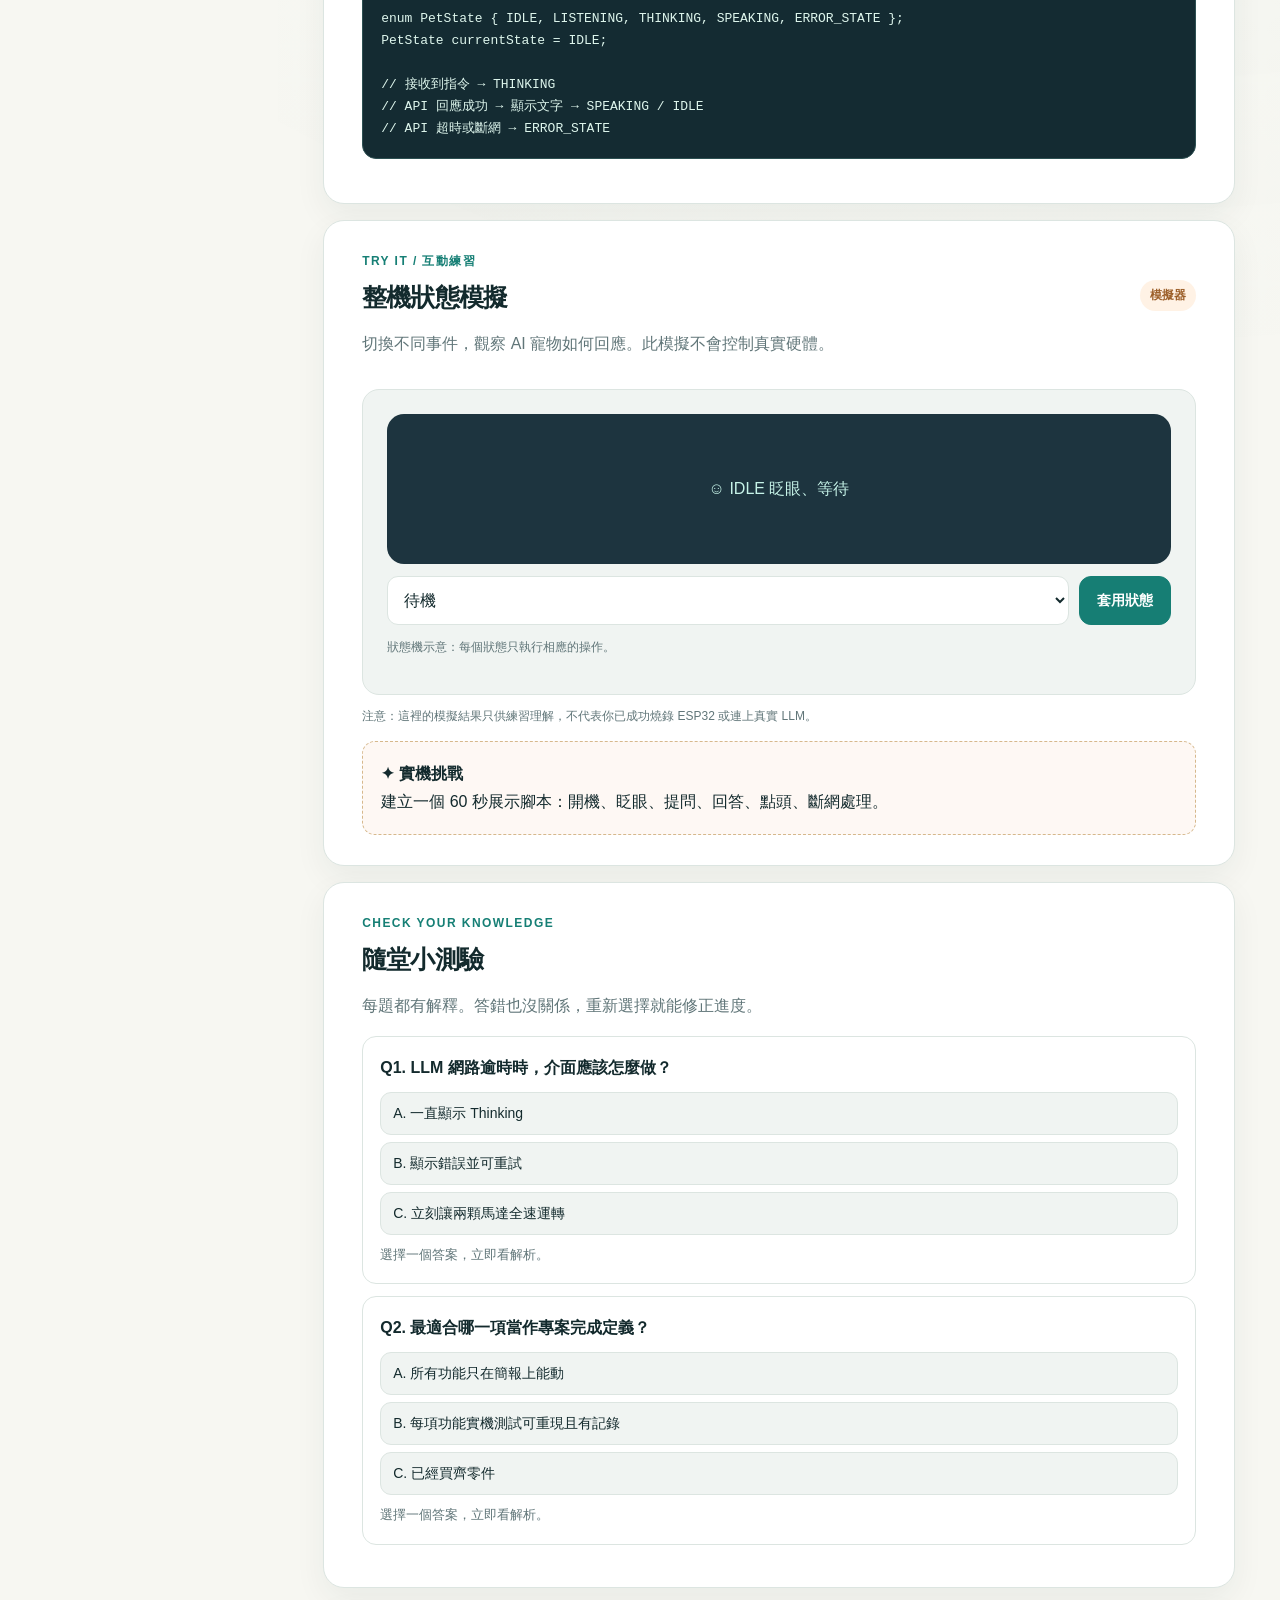
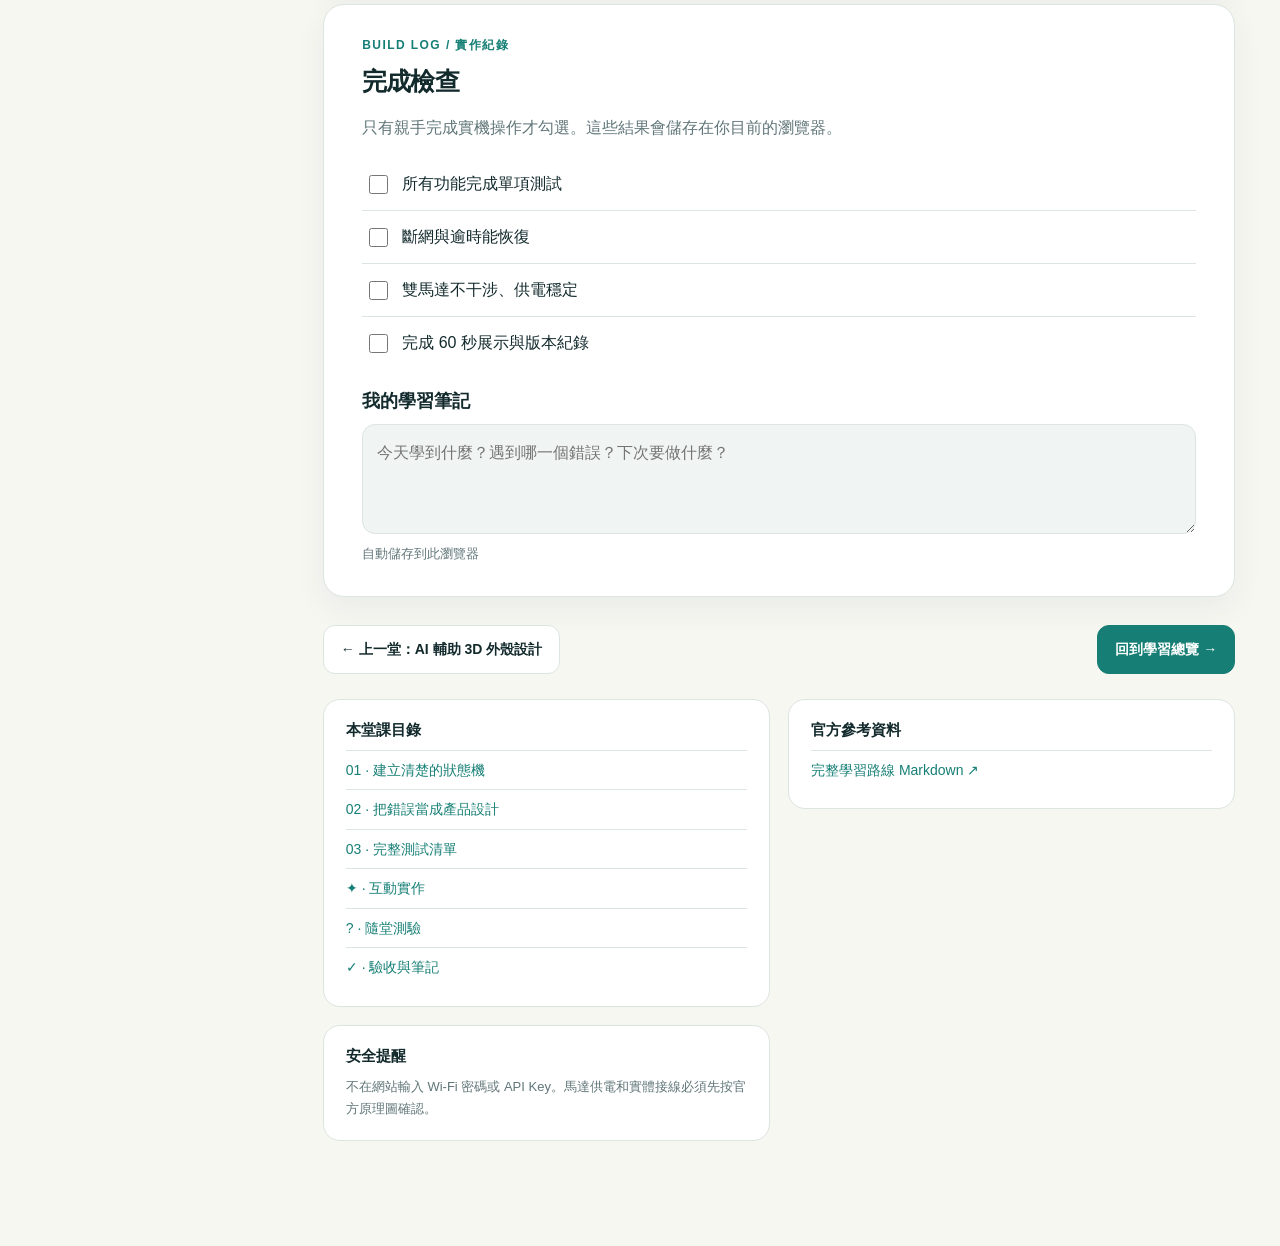
<file: lessons/11.html>
<!doctype html>
<html lang="zh-Hant">
<head>
<meta charset="utf-8">
<meta name="viewport" content="width=device-width,initial-scale=1">
<meta name="theme-color" content="#102b32">
<meta name="description" content="PICO PET LAB：ESP32-S3-LCD-1.47B-M 零基礎到 AI 寵物的 11 堂互動式 HTML 課程，含練習模擬、測驗、筆記與進度備份。">
<title>Lesson 11｜PICO PET LAB</title>
<link rel="stylesheet" href="../assets/style.css?v=20261112-desktop-v2">
<script defer src="../assets/courses.js?v=20261116-x1c-v1"></script>
<script defer src="../assets/app.js?v=20261113-full3d-v1"></script>
</head>
<body data-lesson-id="11">
<div class="layout"><div class="sidebar-scrim" id="scrim"></div><aside class="sidebar" id="sidebar" aria-label="課程導覽"></aside><div class="main"><header id="topbar" class="topbar"></header><main id="app" tabindex="-1"></main></div></div>
<div id="backup-modal" class="modal-back" aria-hidden="true" role="dialog" aria-modal="true" aria-labelledby="backup-title"><div class="modal"><div class="modal-head"><h2 id="backup-title">學習進度備份</h2><button id="backup-close" class="icon-btn" aria-label="關閉">×</button></div><p>你的勾選、測驗答案、筆記儲存在目前這台裝置的瀏覽器，不會自動同步到 GitHub 或其他裝置。建議每週匯出一次 JSON 備份。</p><div class="controls"><button class="btn primary" id="export-progress">↓ 匯出進度 JSON</button><label class="btn" for="import-progress">↑ 匯入進度 JSON</label><input type="file" id="import-progress" accept="application/json,.json" style="display:none"></div><hr style="border:0;border-top:1px solid var(--line);margin:20px 0"><p>只有確定不需要舊資料時才清除。匯入會要求確認後覆蓋目前資料。</p><button class="btn danger" id="reset-progress">清除所有學習進度</button></div></div><div id="toast" class="toast" role="status" aria-live="polite"></div>
<noscript><div style="padding:32px;font-family:sans-serif">此互動課程需要啟用瀏覽器 JavaScript。你仍可在 GitHub 的 docs/ 目錄閱讀 Markdown 版課程。</div></noscript>
</body></html>
</file>
<file: assets/style.css>
:root{--bg:#f7f7f2;--surface:#fff;--surface2:#f0f4f2;--surface3:#e9efec;--ink:#132a2d;--muted:#617679;--line:#dce5e1;--teal:#167f75;--teal2:#e5f5f1;--orange:#ed9e67;--dark:#102b32;--shadow:0 12px 32px rgba(16,49,48,.06);--r:21px;--font:-apple-system,BlinkMacSystemFont,"Noto Sans TC","PingFang TC","Microsoft JhengHei",sans-serif}
*{box-sizing:border-box}html{scroll-behavior:smooth}body{margin:0;background:var(--bg);font-family:var(--font);font-size:16px;line-height:1.75;color:var(--ink)}button,input,textarea,select{font:inherit}button{cursor:pointer}a{color:var(--teal);text-decoration:none}a:hover{text-decoration:underline}button:focus-visible,a:focus-visible,input:focus-visible,textarea:focus-visible,select:focus-visible{outline:3px solid #ffbc80;outline-offset:3px}::selection{background:#bfe9df}
body.dark{--bg:#111d21;--surface:#1b2b30;--surface2:#20363a;--surface3:#2e4448;--ink:#edf6f2;--muted:#b1c5c3;--line:#375057;--teal:#7cdbca;--teal2:#233c3b;--dark:#0b1f25;--shadow:none}
.layout{display:grid;grid-template-columns:268px minmax(0,1fr);min-height:100vh}
.sidebar{background:var(--surface);border-right:1px solid var(--line);position:sticky;top:0;height:100vh;overflow-y:auto;display:flex;flex-direction:column;padding:24px 17px;z-index:10}
.brand{display:flex;gap:12px;align-items:center;padding:4px 9px 20px;font-size:18px;font-weight:900;color:var(--ink);letter-spacing:-.03em}.brand:hover{text-decoration:none}.brand .brandmark{width:41px;height:41px;flex:none;background:#183e42;color:#b5f5e8;border-radius:15px;display:grid;place-items:center;font-size:25px;transform:rotate(-5deg)}.brand small{font-size:11px;letter-spacing:.12em;color:var(--muted);display:block;font-weight:600;line-height:1.3}
.side-label{text-transform:uppercase;font-size:11px;letter-spacing:.16em;font-weight:800;color:var(--muted);padding:10px 14px}.nav-link{display:flex;align-items:center;gap:11px;border-radius:12px;padding:9px 12px;color:var(--muted);font-size:14px;font-weight:600;transition:background .2s,color .2s}.nav-link:hover{background:var(--surface2);color:var(--ink);text-decoration:none}.nav-link.active{background:var(--teal2);color:var(--teal)}.nav-num{font-size:11px;width:27px;flex:none;color:inherit;font-variant-numeric:tabular-nums}.nav-done{margin-left:auto;color:#399d88;font-size:15px}.side-spacer{flex:1}.side-foot{margin-top:18px;border-top:1px solid var(--line);padding:18px 12px 8px;color:var(--muted);font-size:12px}.side-foot a{font-weight:700}
.main{min-width:0}.topbar{position:sticky;top:0;z-index:6;height:72px;padding:12px clamp(20px,4.2vw,64px);display:flex;align-items:center;gap:16px;background:color-mix(in srgb,var(--bg),transparent 6%);backdrop-filter:blur(12px);border-bottom:1px solid var(--line)}.breadcrumb{font-size:13px;color:var(--muted);font-weight:700;white-space:nowrap;overflow:hidden;text-overflow:ellipsis}.top-actions{margin-left:auto;display:flex;align-items:center;gap:8px}.icon-btn{background:var(--surface);border:1px solid var(--line);color:var(--ink);border-radius:12px;width:40px;height:40px;display:grid;place-items:center;font-size:18px}.icon-btn:hover{background:var(--surface2)}.menu-btn{display:none}
.container{max-width:1130px;margin:0 auto;padding:38px clamp(20px,4.2vw,64px) 88px}.eyebrow{font-size:12px;font-weight:800;text-transform:uppercase;letter-spacing:.16em;color:var(--teal);display:flex;align-items:center;gap:8px}.eyebrow:before{content:"";width:24px;height:3px;border-radius:2px;background:var(--teal)}
h1,h2,h3,p{margin-top:0}h1{font-size:clamp(30px,4.5vw,49px);line-height:1.25;letter-spacing:-.055em;font-weight:850;margin-bottom:16px}h2{font-size:clamp(22px,2.4vw,29px);line-height:1.4;letter-spacing:-.035em;margin-bottom:15px}h3{font-size:18px;line-height:1.4;margin-bottom:10px}.lede{font-size:17px;line-height:1.85;color:var(--muted);max-width:720px}.muted{color:var(--muted)}.small{font-size:13px}.bold{font-weight:750}
.hero{background:var(--dark);color:#f3fcf9;border-radius:30px;padding:clamp(24px,4vw,46px);min-height:304px;display:grid;grid-template-columns:1.4fr 1fr;gap:18px;overflow:hidden;position:relative}.hero:after{content:"";position:absolute;width:360px;height:360px;right:-125px;top:-155px;border-radius:50%;border:64px solid rgba(124,219,202,.07)}.hero h1{color:white}.hero .lede{color:#afc5c4}.hero .eyebrow{color:#84dfcb}.hero .eyebrow:before{background:#84dfcb}.hero-actions{display:flex;gap:10px;flex-wrap:wrap;margin-top:23px}.hero-art{display:grid;place-items:center;position:relative;z-index:1}
.pet-shell{position:relative;width:182px;height:160px;background:#f6f5ec;border-radius:58px 58px 46px 46px;box-shadow:inset -11px -10px 0 #d7e3db,0 19px 0 -10px #799492;display:grid;place-items:center;transform:rotate(-5deg);animation:float 4s ease-in-out infinite}.pet-screen{width:143px;height:121px;background:#203f46;border-radius:29px;display:flex;flex-direction:column;align-items:center;justify-content:center;gap:15px}.pet-eyes{display:flex;gap:36px}.pet-eyes i{display:block;width:18px;height:29px;border-radius:20px;background:#8de9d8;box-shadow:0 0 15px #69cfbe55;animation:blink 5s ease-in-out infinite}.pet-mouth{width:24px;height:12px;border-bottom:4px solid #ffc7a4;border-radius:0 0 20px 20px}.pet-feet{height:18px;width:125px;border-radius:6px 6px 14px 14px;background:#8aa4a0;position:absolute;bottom:-23px;left:30px}@keyframes float{50%{transform:translateY(-8px) rotate(-4deg)}}@keyframes blink{0%,91%,96%,100%{transform:scaleY(1)}93%{transform:scaleY(.12)}}
.btn{display:inline-flex;align-items:center;gap:7px;justify-content:center;padding:11px 17px;border:1px solid var(--line);border-radius:12px;background:var(--surface);color:var(--ink);font-weight:750;font-size:14px;min-height:42px;transition:transform .16s,background .16s;text-decoration:none}.btn:hover{transform:translateY(-1px);text-decoration:none;background:var(--surface2)}.btn.primary{background:#167e74;border-color:#167e74;color:#fff}.btn.primary:hover{background:#0b625a}.btn.on-dark{background:#b9f0df;color:#123836;border-color:#b9f0df}.btn.smallbtn{padding:7px 11px;font-size:12px;min-height:34px}.btn.danger{color:#b24c39}.btn:disabled{cursor:not-allowed;opacity:.5}.pill{border-radius:20px;background:var(--teal2);color:var(--teal);font-weight:800;font-size:12px;padding:5px 10px;white-space:nowrap}.pill.warn{background:#fff2e5;color:#9c5f29}.pill.neutral{background:var(--surface2);color:var(--muted)}body.dark .pill.warn{background:#49382b;color:#ffd49e}
.stats{display:grid;grid-template-columns:repeat(3,minmax(0,1fr));gap:16px;margin:26px 0 35px}.stat,.panel,.lesson-card{background:var(--surface);border:1px solid var(--line);border-radius:var(--r);box-shadow:var(--shadow)}.stat{padding:20px 23px}.stat strong{font-size:30px;line-height:1.3;display:block;letter-spacing:-.04em}.stat span{font-size:13px;color:var(--muted)}
.section-header{display:flex;align-items:baseline;justify-content:space-between;gap:15px;margin:35px 0 18px}.section-header h2{margin:0}.section-header span{font-size:13px;color:var(--muted)}.course-grid{display:grid;grid-template-columns:repeat(2,minmax(0,1fr));gap:14px}.lesson-card{padding:23px;display:flex;flex-direction:column;gap:12px;transition:transform .18s,border-color .18s}.lesson-card:hover{border-color:#93d1c3;transform:translateY(-3px)}.card-meta{display:flex;align-items:center;gap:9px;flex-wrap:wrap}.round-icon{background:var(--surface2);border-radius:13px;color:var(--teal);font-size:19px;display:grid;place-items:center;width:43px;height:43px}.lesson-card h3{margin:3px 0 0}.lesson-card p{font-size:14px;color:var(--muted);margin:0;flex:1}.card-bottom{border-top:1px solid var(--line);padding-top:13px;display:flex;justify-content:space-between;align-items:center;gap:8px;font-size:13px}.progress-track{height:8px;background:var(--surface3);border-radius:15px;overflow:hidden}.progress-fill{height:100%;background:linear-gradient(90deg,#209d85,#7cdbca);border-radius:15px;width:0;transition:width .4s}
.panel{padding:clamp(20px,3vw,30px);margin-bottom:16px}.panel-head{display:flex;align-items:flex-start;justify-content:space-between;gap:16px;margin-bottom:15px}.panel-head p{margin-bottom:0}.section-number{font-size:12px;font-weight:800;color:var(--teal);letter-spacing:.12em;margin-bottom:8px}.section-text{color:var(--muted);margin:4px 0 16px}.bullet-points{padding-left:21px;margin:12px 0 0}.bullet-points li{margin:7px 0}.bullet-points li::marker{color:var(--teal)}
.lesson-header{margin-bottom:25px}.lesson-header .meta-row{display:flex;gap:10px;align-items:center;flex-wrap:wrap;margin-bottom:12px}.goal{border-left:4px solid var(--teal);background:var(--teal2);padding:17px 20px;border-radius:0 12px 12px 0;font-size:15px;margin:20px 0}.meta-tools{display:flex;gap:8px;flex-wrap:wrap}.tool-chip{background:var(--surface2);border:1px solid var(--line);border-radius:10px;padding:5px 10px;color:var(--muted);font-size:12px;font-weight:600}
.code-wrap{border:1px solid #2d5052;background:#142b32;color:#def6ed;border-radius:14px;overflow:hidden;margin:20px 0 14px}.code-toolbar{background:#1f4047;border-bottom:1px solid #35575d;display:flex;align-items:center;justify-content:space-between;padding:8px 13px;font-size:12px;color:#b4d9d6;gap:10px}.code-toolbar button{border:1px solid #517178;background:transparent;color:#d8f4ed;border-radius:8px;padding:4px 10px;font-weight:700}.code-wrap pre{overflow:auto;white-space:pre;tab-size:2;padding:18px;font-family:ui-monospace,SFMono-Regular,Menlo,Monaco,Consolas,monospace;line-height:1.7;font-size:13px;margin:0}
.practice-head{display:flex;align-items:start;justify-content:space-between;gap:10px}.sim-card{padding:20px;background:var(--surface2);border:1px solid var(--line);border-radius:17px;margin-top:15px}.sim-note{margin-top:11px;font-size:12px;color:var(--muted)}.sim-display{border-radius:17px;background:#1d343f;color:#c6f3e8;min-height:150px;padding:22px;display:flex;flex-direction:column;justify-content:center;align-items:center;text-align:center;position:relative;overflow:hidden}.sim-display pre{white-space:pre-wrap;text-align:left;width:100%;font-size:13px;font-family:ui-monospace,monospace;margin:0;color:#baf3db;max-height:180px;overflow:auto}.sim-display .screen-lines{font-weight:700;line-height:1.5;word-break:break-word;max-width:230px}.sim-display .sim-eye-row{display:flex;gap:25px;margin-bottom:16px}.sim-display .sim-eye{width:16px;height:24px;border-radius:20px;background:#91f1dc;transition:height .15s}.sim-display .sim-eye.blinking{height:3px}.sim-display .sim-smile{border-bottom:3px solid #ffba9d;border-radius:0 0 20px 20px;width:28px;height:13px}.sim-toolbar{display:flex;gap:10px;flex-wrap:wrap;margin:12px 0}.sim-toolbar input[type=text],.sim-toolbar select,.sim-toolbar input[type=number]{min-width:0;flex:1;border:1px solid var(--line);background:var(--surface);color:var(--ink);padding:10px 12px;border-radius:11px}.sim-toolbar label{font-size:13px;font-weight:700;color:var(--muted)}.sim-toolbar input[type=range]{width:100%;accent-color:var(--teal)}.sim-status{font-size:12px;color:var(--muted);margin-top:10px;min-height:20px}.sim-widget{background:#1a333e;border:4px solid #c7d6ca;border-radius:24px;color:#d1f7ee;width:172px;min-height:198px;max-height:270px;padding:13px;text-align:center;display:flex;flex-direction:column;gap:12px;align-items:center;justify-content:center;margin:auto;box-shadow:0 12px 24px #0e1b1e35}.sim-widget .sim-eye-row{gap:25px}
.quiz-item{border:1px solid var(--line);border-radius:14px;padding:17px;margin-bottom:12px}.quiz-item strong{display:block;margin-bottom:10px}.quiz-options{display:grid;gap:7px}.quiz-option{background:var(--surface2);color:var(--ink);border:1px solid var(--line);padding:10px 12px;border-radius:11px;text-align:left;font-size:14px;line-height:1.5}.quiz-option.selected{border-color:var(--teal);background:var(--teal2)}.quiz-option.correct{border-color:#35a078;background:#e0f6e8;color:#165b44}.quiz-option.wrong{border-color:#d67a5c;background:#fff0e8;color:#9c4c37}body.dark .quiz-option.correct{background:#1d493d;color:#a4f7d5}body.dark .quiz-option.wrong{background:#553729;color:#ffbea2}.quiz-feedback{font-size:13px;margin-top:9px;color:var(--muted)}.check-row{display:flex;gap:11px;align-items:flex-start;border-bottom:1px solid var(--line);padding:12px 3px;cursor:pointer}.check-row:last-child{border-bottom:0}.check-row input{width:19px;height:19px;accent-color:var(--teal);margin-top:5px;flex:none}.check-row span{flex:1}.check-row.completed span{text-decoration:line-through;color:var(--muted)}
textarea.note-field{width:100%;min-height:110px;resize:vertical;background:var(--surface2);color:var(--ink);border:1px solid var(--line);border-radius:13px;padding:14px}.controls{display:flex;gap:9px;flex-wrap:wrap}.challenge{padding:18px;border:1px dashed #d6b88c;background:color-mix(in srgb,var(--orange),transparent 93%);border-radius:13px;margin-top:14px}.challenge strong{display:block;color:var(--ink)}
.lesson-columns{display:grid;grid-template-columns:minmax(0,1fr) 255px;align-items:start;gap:20px}.lesson-side{position:sticky;top:90px}.side-panel{background:var(--surface);border:1px solid var(--line);border-radius:17px;padding:18px;margin-bottom:15px}.side-panel h3{font-size:15px}.side-panel a{display:block;font-size:13px;padding:7px 0;border-top:1px solid var(--line)}.lesson-footer{display:flex;justify-content:space-between;gap:8px;margin-top:28px}.tagline{font-size:12px;color:var(--muted);margin-top:22px}
.banner{background:var(--teal2);border:1px solid var(--line);padding:17px 20px;border-radius:16px;display:flex;gap:14px;align-items:center;margin:20px 0}.banner strong{display:block}.banner p{margin:0;color:var(--muted);font-size:13px}
.modal-back{position:fixed;inset:0;background:#09222388;display:none;align-items:center;justify-content:center;padding:20px;z-index:20}.modal-back.open{display:flex}.modal{background:var(--surface);padding:28px;max-width:530px;width:100%;border-radius:20px;border:1px solid var(--line);box-shadow:0 24px 60px #0004}.modal-head{display:flex;justify-content:space-between;align-items:center;gap:8px}.modal p{color:var(--muted);font-size:14px}.modal input[type=file]{display:block;width:100%;margin:15px 0;padding:10px;border:1px dashed var(--line);border-radius:10px}.toast{position:fixed;z-index:50;bottom:24px;right:24px;background:#183d3b;color:white;border-radius:12px;padding:12px 18px;box-shadow:0 10px 30px #0002;font-weight:650;font-size:14px;max-width:min(380px,90vw);opacity:0;pointer-events:none;transform:translateY(8px);transition:opacity .2s,transform .2s}.toast.show{opacity:1;transform:translateY(0)}
.search-box{display:flex;gap:12px;align-items:center;border:1px solid var(--line);background:var(--surface);padding:10px 15px;border-radius:13px;margin:17px 0 10px}.search-box input{border:0;background:transparent;color:var(--ink);font-size:15px;outline:0;flex:1;width:100%}.empty{padding:28px;color:var(--muted);border:1px dashed var(--line);border-radius:15px;text-align:center}
@media(max-width:1100px){.lesson-columns{grid-template-columns:1fr}.lesson-side{position:static;order:-1;display:grid;grid-template-columns:repeat(2,minmax(0,1fr));gap:12px}.side-panel{margin:0}.side-panel a{display:inline-block;margin-right:12px}}
@media(max-width:850px){.layout{grid-template-columns:1fr}.sidebar{position:fixed;transform:translateX(-110%);transition:transform .2s;width:280px;box-shadow:0 20px 70px #0002}.sidebar.open{transform:translateX(0)}.sidebar-scrim{display:none;position:fixed;inset:0;z-index:9;background:#0d252977}.sidebar-scrim.open{display:block}.menu-btn{display:grid}.topbar{padding:12px 18px}.container{padding:26px 18px 72px}.hero{grid-template-columns:1.3fr .7fr}.course-grid{grid-template-columns:1fr}}
@media(max-width:600px){body{font-size:15px}.hero{grid-template-columns:1fr;min-height:0}.hero-art{margin:14px 0 18px}.hero .pet-shell{transform:scale(.8)}.hero h1{font-size:32px}.stats{grid-template-columns:repeat(3,minmax(0,1fr));gap:8px}.stat{padding:13px}.stat strong{font-size:25px}.stat span{font-size:11px}.lesson-side{grid-template-columns:1fr}.panel{padding:18px}.lesson-footer{flex-direction:column}.lesson-footer .btn{width:100%}.sim-card{padding:12px}.top-actions .btn-text{display:none}.breadcrumb{font-size:12px}.toast{bottom:15px;right:15px}}
@media(prefers-reduced-motion:reduce){*,*:before,*:after{animation:none!important;transition:none!important;scroll-behavior:auto!important}}


/* ================================================================
   PICO PET LAB — DESKTOP / TABLET / MOBILE LAYOUT FIX v2.0
   2026-11-12
   Intent: the original 268px fixed sidebar + 255px article TOC squeezed
   lesson content into a mobile-width column on 900–1250px laptops.
   Breakpoints now follow usable content width instead of device names.
   This layer is appended after the original CSS for safe overrides.
   ================================================================ */

/* All viewport sizes: prevent hidden 1fr minimum-content overflow. */
html { min-width: 320px; }
body { overflow-x: clip; }
.layout, .main, #app, .container, .lesson-content,
.lesson-columns, .panel, .course-grid, .course-grid > *,
.hero > *, .stats > * { min-width: 0; }
.main { width: 100%; }
#app { width: 100%; }
.panel, .stat, .lesson-card { overflow-wrap: anywhere; }
.code-wrap { max-width: 100%; }
.code-wrap pre { max-width: 100%; overflow-x: auto; }
.breadcrumb { min-width: 0; }
.top-actions { flex-shrink: 0; }

/* Desktop: a dedicated workspace, not stretched mobile cards. */
@media (min-width: 1051px) {
  .layout {
    display: grid;
    grid-template-columns: 278px minmax(0, 1fr);
    width: 100%;
  }
  .sidebar {
    display: flex;
    position: sticky;
    top: 0;
    left: auto;
    width: auto;
    height: 100dvh;
    transform: none;
    overflow: auto;
    padding: 28px 16px 20px;
    box-shadow: none;
    z-index: 8;
  }
  .sidebar-scrim { display: none !important; }
  .menu-btn { display: none !important; }
  .main {
    width: 100%;
    min-width: 0;
    background:
      radial-gradient(circle at 85% 4%, rgba(75, 158, 139, .055) 0, transparent 42%),
      var(--bg);
  }
  .topbar {
    height: 76px;
    padding-inline: clamp(32px, 3.5vw, 66px);
    justify-content: space-between;
  }
  .container {
    max-width: 1510px;
    width: 100%;
    margin-inline: auto;
    padding: 43px clamp(32px, 3.5vw, 66px) 105px;
  }
  .hero {
    grid-template-columns: minmax(0, 1.5fr) minmax(250px, .8fr);
    align-items: center;
    min-height: 340px;
    padding: clamp(32px, 3.3vw, 54px);
    gap: clamp(20px, 4vw, 72px);
    border-radius: 28px;
  }
  .hero .lede { max-width: 610px; font-size: 16px; }
  .hero-art { min-height: 225px; }
  .hero .pet-shell { scale: 1.12; }
  .hero-actions { margin-top: 26px; }
  .stats { margin: 27px 0 40px; gap: 17px; }
  .stat { min-height: 120px; padding: 24px 27px; }
  .stat strong { font-size: clamp(28px, 2.5vw, 36px); }
  .section-header { margin-top: 42px; }
  .section-header h2 { font-size: 27px; }
  .course-grid {
    display: grid;
    grid-template-columns: repeat(2, minmax(0, 1fr));
    gap: 20px;
    align-items: stretch;
  }
  .lesson-card { min-height: 257px; padding: 25px 27px; }
  .lesson-card h3 { font-size: 20px; }
  .lesson-card p { font-size: 14px; line-height: 1.8; }
  .card-bottom { align-items: center; }
  .lesson-header { margin-bottom: 32px; }
  .lesson-header h1 { font-size: clamp(37px, 3.4vw, 52px); }
  .lesson-header .lede { font-size: 17px; max-width: 850px; }
  .lesson-columns { grid-template-columns: minmax(0, 1fr); gap: 25px; }
  .lesson-side {
    order: 0;
    position: static;
    display: grid;
    grid-template-columns: repeat(2, minmax(0, 1fr));
    gap: 18px;
    align-items: start;
  }
  .side-panel { margin: 0; }
  .panel { padding: 30px clamp(26px, 3vw, 40px); }
  .panel h2 { font-size: 25px; }
  .section-text { font-size: 16px; max-width: 900px; }
  .bullet-points { max-width: 880px; }
  .sim-card { padding: 24px; }
  .quiz-options {
    grid-template-columns: repeat(2, minmax(0, 1fr));
  }
  .quiz-options .quiz-option:last-child:nth-child(odd) { grid-column: 1 / -1; }
  .side-panel a { font-size: 14px; }
}

/* Wider monitors: 3 course tiles across, with room for reading and TOC. */
@media (min-width: 1560px) {
  .course-grid { grid-template-columns: repeat(3, minmax(0, 1fr)); }
  .lesson-columns {
    grid-template-columns: minmax(0, 1fr) 264px;
    column-gap: 28px;
    align-items: start;
  }
  .lesson-side {
    display: flex;
    flex-direction: column;
    position: sticky;
    top: 94px;
    gap: 16px;
    max-height: calc(100dvh - 108px);
    overflow: auto;
    scrollbar-width: thin;
  }
  .lesson-side .side-panel { width: 100%; }
  .section-text { max-width: 860px; }
}

/* Large laptops and desktop 1360–1559: keep the table of contents at right
   without sacrificing a comfortable 620px+ reading measure. */
@media (min-width: 1360px) and (max-width: 1559px) {
  .lesson-columns {
    grid-template-columns: minmax(0, 1fr) 218px;
    column-gap: 22px;
    align-items: start;
  }
  .lesson-side {
    display: flex;
    flex-direction: column;
    position: sticky;
    top: 90px;
    gap: 14px;
  }
  .lesson-side .side-panel { width: 100%; padding: 15px 16px; }
  .lesson-side .side-panel h3 { font-size: 14px; }
  .lesson-side .side-panel a { font-size: 12px; }
  .panel { padding: 26px clamp(21px, 2vw, 32px); }
}

/* Laptops 1051–1359: reading content gets the full usable main width;
   TOC/reference panels move below rather than compress the tutorial. */
@media (min-width: 1051px) and (max-width: 1359px) {
  .lesson-columns { grid-template-columns: minmax(0, 1fr); }
  .lesson-side { position: static; }
  .lesson-side .side-panel { padding: 19px 22px; }
  .lesson-content { width: 100%; }
  .quiz-options { grid-template-columns: minmax(0, 1fr); }
}

/* Tablet/small window: collapse main navigation early. Unlike old 850px
   breakpoint, a 900px laptop no longer has 2 cramped sidebars. */
@media (min-width: 761px) and (max-width: 1050px) {
  .layout { display: block; grid-template-columns: minmax(0, 1fr); }
  .sidebar {
    position: fixed;
    top: 0;
    left: 0;
    transform: translateX(-110%);
    width: 292px;
    height: 100dvh;
    overflow-y: auto;
    z-index: 12;
    box-shadow: 0 20px 70px #0002;
  }
  .sidebar.open { transform: translateX(0); }
  .sidebar-scrim { display: none; z-index: 11; position: fixed; inset: 0; }
  .sidebar-scrim.open { display: block; }
  .menu-btn { display: grid; }
  .topbar { padding-inline: clamp(22px, 4vw, 40px); }
  .container {
    max-width: 100%;
    padding: 34px clamp(24px, 4vw, 44px) 78px;
  }
  .hero {
    grid-template-columns: minmax(0, 1.35fr) minmax(210px, .65fr);
    min-height: 300px;
    align-items: center;
    padding: 34px;
  }
  .hero h1 { font-size: clamp(31px, 4vw, 42px); }
  .hero .pet-shell { scale: .93; }
  .stats { grid-template-columns: repeat(3, minmax(0, 1fr)); }
  .course-grid { grid-template-columns: repeat(2, minmax(0, 1fr)); gap: 16px; }
  .lesson-columns { grid-template-columns: minmax(0, 1fr); gap: 18px; }
  .lesson-side { position: static; display: grid; order: 0; grid-template-columns: repeat(2, minmax(0, 1fr)); gap: 15px; }
  .side-panel { margin: 0; }
  .panel { padding: 26px; }
}

/* Phones: only this mode uses a single-column touch layout. */
@media (max-width: 760px) {
  .layout { display: block; }
  .sidebar {
    position: fixed; top: 0; left: 0;
    transform: translateX(-110%);
    width: min(308px, 87vw);
    height: 100dvh;
    overflow-y: auto;
    z-index: 12;
  }
  .sidebar.open { transform: translateX(0); }
  .sidebar-scrim { z-index: 11; }
  .topbar { min-height: 68px; }
  .main, .container { min-width: 0; }
  .container { padding: 24px 18px 70px; }
  .hero { grid-template-columns: minmax(0, 1fr); padding: 28px 23px; gap: 9px; }
  .hero h1 { font-size: clamp(29px, 7vw, 38px); }
  .hero-art { min-height: 180px; margin-top: 18px; }
  .hero .pet-shell { scale: .9; }
  .course-grid { grid-template-columns: minmax(0, 1fr); }
  .lesson-columns { grid-template-columns: minmax(0, 1fr); }
  .lesson-side { position: static; order: 0; display: grid; grid-template-columns: minmax(0, 1fr); gap: 12px; }
  .side-panel { margin: 0; }
  .stats { gap: 8px; }
  .stat { padding: 14px 12px; }
  .panel { padding: 18px; }
  .quiz-options { grid-template-columns: 1fr; }
  .top-actions .btn-text { display: none; }
}

/* Independent of device: make forms and code interactive areas resilient. */
@media (hover:hover) and (pointer:fine) {
  .nav-link:hover { background: var(--surface2); }
  .lesson-card:hover { transform: translateY(-3px); }
}
@media (max-width: 390px) {
  .stats { grid-template-columns: repeat(2, minmax(0, 1fr)); }
  .stat:last-child { grid-column: 1 / -1; }
  .hero-actions > * { flex: 1 1 100%; }
}
</file>
<file: 3d-design/guide/guide.css>
:root{--wk-ink:#142f33;--wk-mint:#b7e5d8;--wk-line:#e0e9e5;--wk-panel:#fff;--wk-back:#f6f8f4}
body{background:var(--wk-back);color:var(--wk-ink);font-family:-apple-system,BlinkMacSystemFont,"Noto Sans TC","PingFang TC",sans-serif;font-size:16px;line-height:1.78}
.workshop-top{background:#142e34;color:#fff;position:sticky;top:0;z-index:30;height:72px;padding:0 clamp(20px,3.8vw,65px);display:flex;align-items:center;justify-content:space-between;gap:12px;border-bottom:1px solid #315157}.workshop-top a{color:#d7f2e9;text-decoration:none}.workshop-brand{display:flex;align-items:center;gap:13px;font-size:16px;font-weight:900;letter-spacing:.035em}.workshop-brand small{display:block;color:#a7c9c2;letter-spacing:.09em;font-size:11px;font-weight:600}.logo-sign{background:#d4f7e7;color:#123b39;width:42px;height:42px;border-radius:15px;display:grid;place-items:center;font-size:28px}.top-links{display:flex;gap:22px;align-items:center;font-size:13px;font-weight:750}.top-links a:hover{text-decoration:underline}
.workshop-layout{display:grid;grid-template-columns:280px minmax(0,1fr);min-height:calc(100vh - 72px)}.workshop-sidebar{position:sticky;top:72px;align-self:start;height:calc(100dvh - 72px);overflow:auto;background:#fff;border-right:1px solid var(--wk-line);padding:30px 17px 24px}.side-eyebrow{font-size:11px;letter-spacing:.15em;font-weight:800;color:#318e7e}.workshop-sidebar h2{margin:8px 10px 8px 0;font-size:23px;letter-spacing:-.035em}.workshop-sidebar p{font-size:13px;color:#607777;line-height:1.65}.step-nav{display:grid;gap:3px;margin:24px 0}.step-nav a{padding:12px 9px;display:flex;align-items:center;gap:12px;border-radius:12px;color:#375356;transition:background .15s;text-decoration:none}.step-nav a:hover,.step-nav a.current{background:#eaf5f0;color:#176b5e}.step-nav a span{font-weight:900;color:#16806f;font-size:12px;flex:none}.step-nav a b{font-size:13px;line-height:1.4;flex:1}.step-led{height:10px;width:10px;border-radius:50%;background:#dbe6e0;flex:none}.step-led.done{background:#18a480;box-shadow:0 0 0 3px #d7f5e6}
.sidebar-summary{border:1px solid #e1ede5;background:#f6faf7;border-radius:15px;padding:17px;font-size:13px;color:#5b7373}.sidebar-summary .summary-number{font-size:25px;font-weight:850;color:#174f4b;margin-bottom:-4px}.summary-number span:last-child{font-size:16px;color:#79918c}.sidebar-summary .progress-track{margin:11px 0 15px}.sidebar-summary .btn,.sidebar-summary .file-label{width:100%;margin-bottom:7px;text-align:center;display:flex;justify-content:center}.file-label{cursor:pointer}
.workshop-main{min-width:0;width:100%}.workshop-intro{padding:58px clamp(26px,4.6vw,78px) 42px;background:linear-gradient(116deg,#163d40 0%,#123037 61%,#1e5852 100%);color:#fff}.workshop-intro .eyebrow{color:#9de2c8}.workshop-intro .eyebrow:before{background:#9de2c8}.workshop-intro h1{font-size:clamp(33px,4vw,57px);letter-spacing:-.05em;line-height:1.24;margin:17px 0}.workshop-intro h1 span{color:#a6e3d2}.workshop-intro>p{font-size:16px;color:#d2e1dd;line-height:1.85;max-width:900px;margin-bottom:20px}.hero-tags{display:flex;gap:8px;flex-wrap:wrap;margin:18px 0 20px}.hero-tags span{border:1px solid #5f8f88;background:#ffffff0c;border-radius:20px;padding:5px 11px;font-size:12px;color:#e6f6ec;font-weight:700}
.workshop-content{max-width:1340px;margin:0 auto;padding:35px clamp(24px,4.6vw,78px) 100px}.workshop-card{scroll-margin-top:94px;border-radius:23px;border:1px solid #dae5df;background:var(--wk-panel);padding:clamp(22px,3vw,34px);margin-bottom:23px;box-shadow:0 8px 28px #173d3410;min-width:0}.step-head{display:flex;justify-content:space-between;gap:18px;align-items:start;margin-bottom:20px}.step-tag{display:inline-block;color:#258f77;font-weight:900;font-size:12px;letter-spacing:.13em;margin-bottom:10px}.step-head h2{font-size:clamp(23px,2.3vw,30px);margin-bottom:10px;letter-spacing:-.04em}.step-head p{color:#5b7775;margin:0;font-size:15px;line-height:1.75}.step-emoji{font-size:27px;background:#eaf5f1;border-radius:14px;width:58px;height:58px;flex:none;display:grid;place-items:center}.action-row,.dimensions-actions{display:flex;flex-wrap:wrap;gap:10px;margin:17px 0}.action-row .btn,.dimensions-actions .btn{font-size:13px}.photo-grid{display:grid;grid-template-columns:repeat(3,minmax(0,1fr));gap:11px;margin:21px 0}.photo-grid>div{background:#f5f9f7;border:1px solid #dcebe4;border-radius:14px;min-height:105px;padding:15px;display:flex;flex-direction:column;gap:5px}.photo-grid div span{font-size:12px;font-weight:850;color:#239880}.photo-grid strong{font-size:15px}.photo-grid small{color:#667e79;font-size:12px;line-height:1.5}
.note{color:#667d78;font-size:13px;line-height:1.8;margin:16px 0}.step-check{display:flex;align-items:start;gap:11px;background:#e9f7ef;border:1px solid #bce4d3;border-radius:13px;padding:14px 17px;margin-top:24px;font-weight:750;font-size:14px;color:#1a6351;cursor:pointer}.step-check input{appearance:auto;width:20px;height:20px;accent-color:#187d66;margin:3px 0 0;flex:none}.step-check:has(input:checked){background:#d6f3e5}.axis-hint{background:#eff5f4;border-left:4px solid #30897c;padding:12px 15px;border-radius:0 11px 11px 0;font-size:14px}
.form-grid{display:grid;grid-template-columns:repeat(3,minmax(0,1fr));gap:13px;margin:18px 0}.form-grid label{font-size:13px;font-weight:800;color:#335956}.form-grid label span{font-size:11px;color:#78918a;display:block;margin:3px 0 7px;font-weight:650}.form-grid input{border:1px solid #d1dfd9;background:white;border-radius:10px;height:45px;width:100%;padding:8px 12px;font-size:15px;color:#173734;font-variant-numeric:tabular-nums}.form-grid input:focus{border-color:#19816d}.form-grid.compact{grid-template-columns:repeat(2,minmax(0,1fr))}
.validation-area{font-size:13px;padding:12px 15px;border-radius:11px;background:#f4f6f4;color:#596c67;border:1px solid #e0e7e0;margin:16px 0}.validation-area.error{color:#9a4931;background:#fff0e9;border-color:#f1c9b5}.validation-area.ok{color:#167054;background:#e7f7ec;border-color:#bce3cd}
.prompt-box{border-radius:14px;background:#17343d;border:1px solid #2f535b;overflow:auto;max-height:350px}.prompt-box pre{white-space:pre-wrap;word-break:break-word;color:#d5f4e6;padding:20px;margin:0;font-size:13px;line-height:1.85;font-family:ui-monospace,Menlo,Consolas,monospace}.notice{border:1px solid #e6c68d;background:#fff6e6;color:#624b28;border-radius:14px;padding:16px 20px;margin:20px 0}.notice strong{display:block;color:#78551f;margin-bottom:5px}.notice p{margin:0;font-size:13px;line-height:1.8}.workshop-intro .notice{background:#244d4a;color:#d8f1e8;border-color:#568379}.workshop-intro .notice strong{color:#b4f2d8}
.flow-panel{display:flex;gap:10px;align-items:center;justify-content:space-between;margin:22px 0;border-radius:16px;background:#f1f7f3;padding:17px}.flow-panel>div{flex:1;display:flex;flex-direction:column;align-items:center;text-align:center;gap:3px}.flow-panel>div b{height:26px;width:26px;display:grid;place-items:center;background:#ccece1;color:#146958;border-radius:50%;font-size:12px}.flow-panel strong{font-size:14px}.flow-panel small{font-size:11px;color:#6c8480}.flow-panel>span{color:#719a8a}
.parts-grid,.release-grid{display:grid;grid-template-columns:repeat(5,minmax(0,1fr));gap:10px;margin:20px 0}.parts-grid>div,.release-grid>div{background:#f1f6f3;border:1px solid #dceae2;border-radius:12px;padding:14px;display:flex;flex-direction:column;gap:5px}.parts-grid strong,.release-grid strong{color:#246c5c;font-size:14px}.parts-grid small,.release-grid span{font-size:12px;color:#627b74}.release-grid{grid-template-columns:repeat(3,minmax(0,1fr))}
.mini-steps{display:grid;gap:12px;margin:18px 0}.mini-steps>div{display:flex;align-items:flex-start;gap:15px;padding:9px 0;border-bottom:1px solid #e4ebe8}.mini-steps>div span{font-weight:900;color:#198a72;letter-spacing:.08em}.mini-steps>div p{margin:0;color:#3e5855}.error-card{border:1px solid #dce6e1;border-radius:12px;background:#f4f7f4;padding:14px 16px;font-size:14px;color:#4c6b64;margin:15px 0}.field-label{display:block;font-size:13px;font-weight:800;margin:17px 0 7px}#test-feature{border:1px solid #d6e2da;border-radius:11px;padding:10px 12px;background:white;color:#153733;font-size:14px;max-width:320px;width:100%}.finish-footer{display:flex;align-items:center;justify-content:space-between;gap:24px;background:#153637;color:white;padding:25px 30px;border-radius:22px}.finish-footer strong{font-size:18px}.finish-footer p{font-size:13px;color:#b5d0ca;margin:5px 0 0}.finish-footer .btn{flex:none}.no-js{padding:30px;background:#fff2ca}
.toast{bottom:20px;right:20px;position:fixed;z-index:50}
@media(min-width:1520px){.workshop-layout{grid-template-columns:300px minmax(0,1fr)}.workshop-intro h1{font-size:57px}.workshop-content{max-width:1460px}}
@media(max-width:1040px){.workshop-layout{grid-template-columns:1fr}.workshop-sidebar{position:relative;top:auto;height:auto;border-right:0;border-bottom:1px solid #dce7e1;padding:20px 26px}.workshop-sidebar h2,.workshop-sidebar p{display:none}.step-nav{display:flex;overflow-x:auto;gap:8px;padding-bottom:7px;margin:12px 0}.step-nav a{white-space:nowrap;background:#f1f7f3;padding:9px 13px}.step-nav a b{font-size:12px}.step-nav .step-led{display:none}.sidebar-summary{display:flex;gap:12px;align-items:center;flex-wrap:wrap;background:none;border:0;padding:6px 0 0}.sidebar-summary .summary-number{font-size:20px}.sidebar-summary .progress-track{width:100px;margin:0}.sidebar-summary .btn{width:auto;margin:0}.workshop-intro{padding:40px 32px 35px}.workshop-content{padding:25px 32px 75px}.parts-grid{grid-template-columns:repeat(3,minmax(0,1fr))}}
@media(max-width:700px){.workshop-top{height:64px;padding:0 15px}.workshop-top .top-links{gap:8px}.top-links a:last-child{display:none}.workshop-brand{font-size:13px}.logo-sign{width:35px;height:35px}.workshop-layout{min-height:0}.workshop-sidebar{padding:15px}.side-eyebrow{display:none}.step-nav{margin:0 0 10px}.step-nav a{flex:none}.step-nav a b{font-size:12px}.sidebar-summary{font-size:11px}.sidebar-summary .summary-number{font-size:18px}.sidebar-summary .progress-track{width:62px}.sidebar-summary .btn{padding:6px 9px;font-size:11px}.workshop-intro{padding:34px 19px}.workshop-intro h1{font-size:33px}.workshop-content{padding:22px 16px 70px}.workshop-card{padding:21px 17px;border-radius:17px;scroll-margin-top:73px}.step-head h2{font-size:22px}.step-emoji{width:44px;height:44px;font-size:21px}.step-head p{font-size:14px}.photo-grid{grid-template-columns:repeat(2,minmax(0,1fr))}.form-grid{grid-template-columns:repeat(2,minmax(0,1fr))}.flow-panel{flex-direction:column}.flow-panel>span{transform:rotate(90deg)}.parts-grid,.release-grid{grid-template-columns:repeat(2,minmax(0,1fr))}.finish-footer{flex-direction:column;align-items:stretch}.finish-footer .btn{width:100%}.hero-tags span{font-size:11px}.action-row .btn{flex:1 1 100%}}
@media(max-width:420px){.form-grid,.form-grid.compact,.photo-grid{grid-template-columns:1fr}.parts-grid,.release-grid{grid-template-columns:repeat(2,minmax(0,1fr))}}
@media(prefers-reduced-motion:reduce){*,*:before,*:after{animation:none!important;scroll-behavior:auto!important}}
</file>
